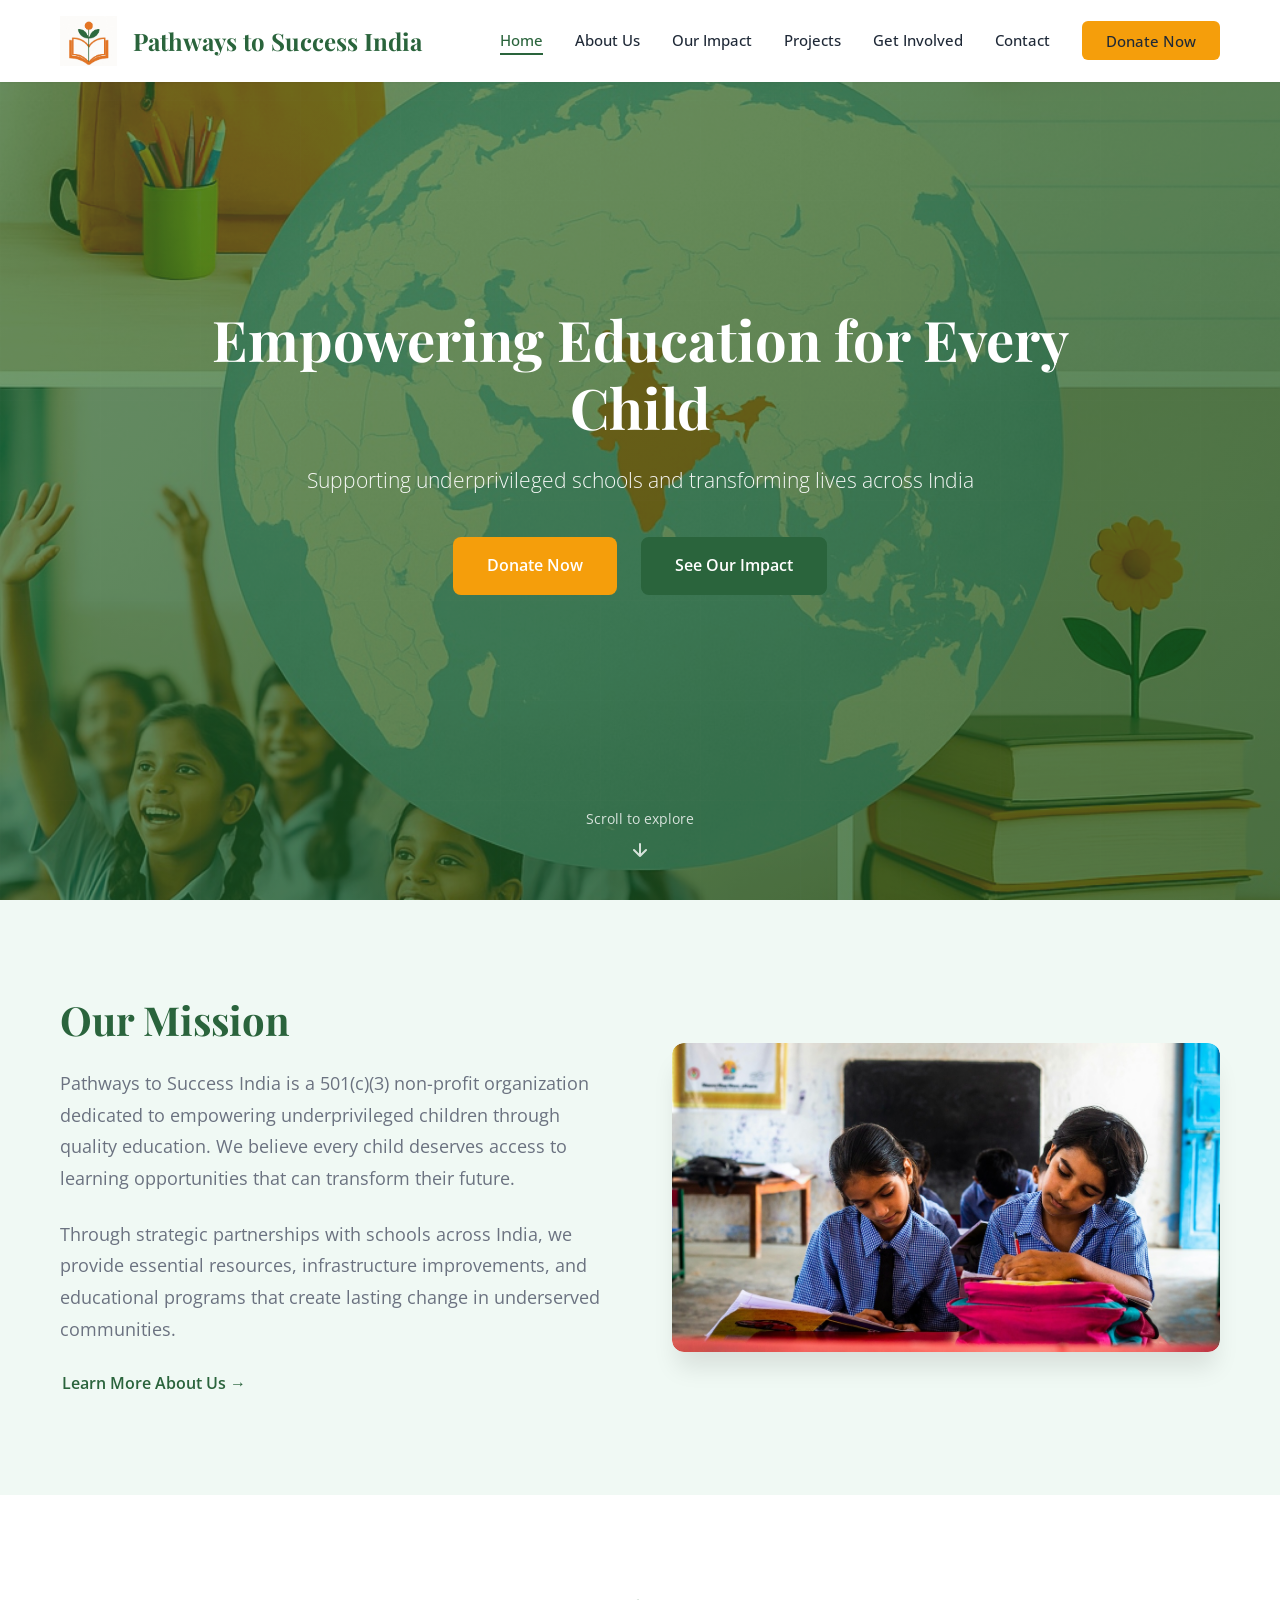
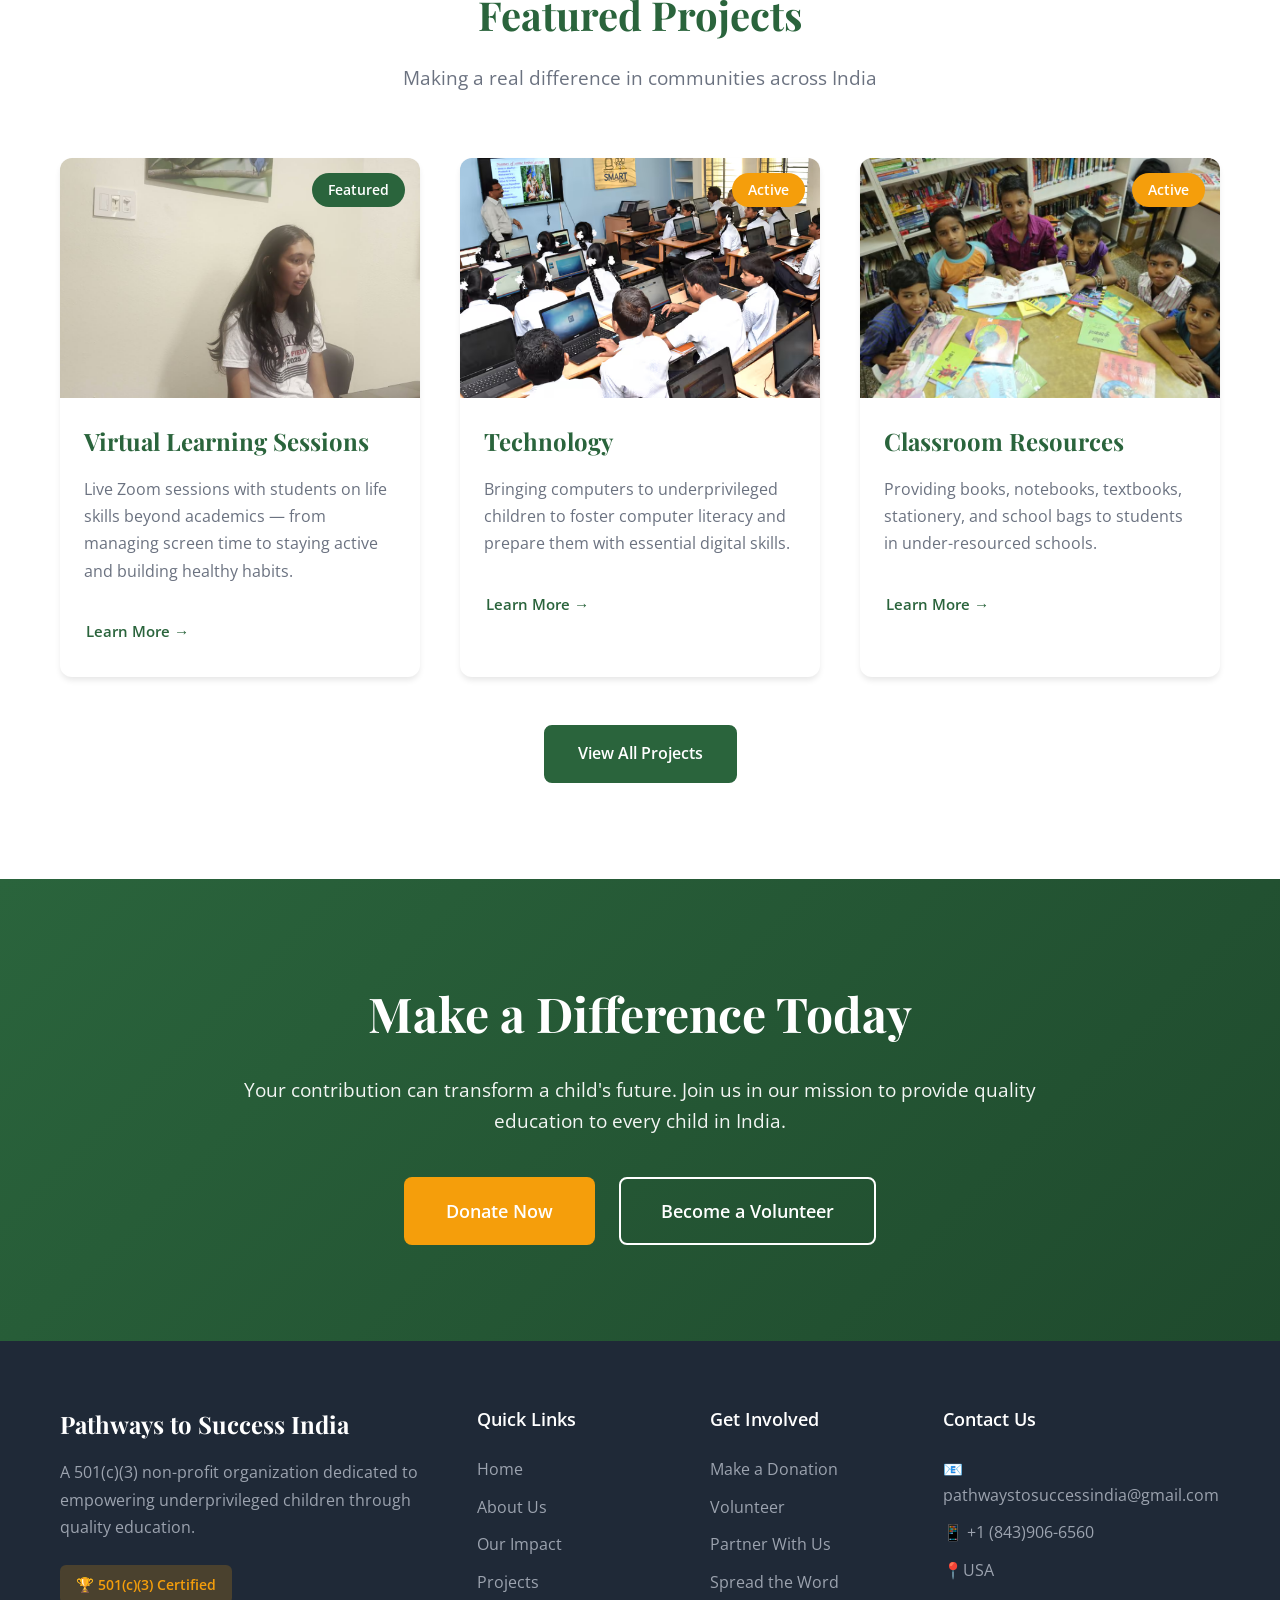
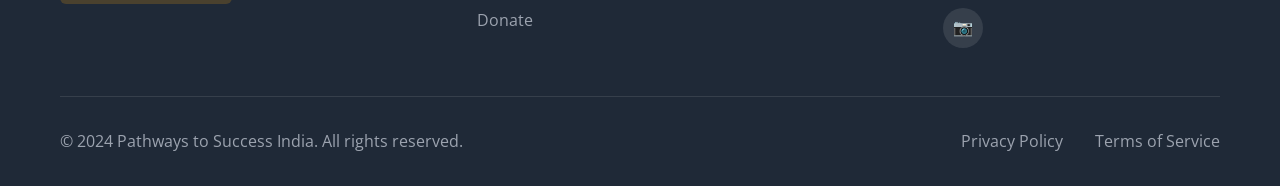
<file: index.html>
<!DOCTYPE html>
<html lang="en">
<head>
    <meta charset="UTF-8">
    <meta name="viewport" content="width=device-width, initial-scale=1.0">
    <meta name="description" content="Pathways to Success India - Empowering education for underprivileged children across India">
    <title>Pathways to Success India - Empowering Education</title>
    <link rel="icon" href="favicon.ico">
    <link rel="icon" type="image/png" sizes="32x32" href="favicon-32x32.png">
    <link rel="icon" type="image/png" sizes="16x16" href="favicon-16x16.png">
    <link rel="apple-touch-icon" href="apple-touch-icon.png">
    <link rel="stylesheet" href="css/styles.css">
    <link rel="preconnect" href="https://fonts.googleapis.com">
    <link rel="preconnect" href="https://fonts.gstatic.com" crossorigin>
    <link href="https://fonts.googleapis.com/css2?family=Open+Sans:wght@300;400;600;700&family=Playfair+Display:wght@700&display=swap" rel="stylesheet">
</head>
<body data-page="home">
    <!-- Header will be loaded here -->
    <div id="header-placeholder"></div>

    <!-- Hero Section -->
    <section class="hero">
        <div class="hero-overlay"></div>
        <div class="hero-content">
            <h1 class="hero-title">Empowering Education for Every Child</h1>
            <p class="hero-subtitle">Supporting underprivileged schools and transforming lives across India</p>
            <div class="hero-buttons">
                <a href="pages/donate.html" class="btn btn-primary">Donate Now</a>
                <a href="pages/impact.html" class="btn btn-secondary">See Our Impact</a>
            </div>
        </div>
        <div class="hero-scroll">
            <span>Scroll to explore</span>
            <svg width="20" height="20" viewBox="0 0 20 20" fill="none">
                <path d="M10 4V16M10 16L4 10M10 16L16 10" stroke="white" stroke-width="2" stroke-linecap="round" stroke-linejoin="round"/>
            </svg>
        </div>
    </section>

    <!-- Impact Stats - Hidden for now -->
    <!--
    <section class="stats">
        <div class="container">
            <div class="stats-grid">
                <div class="stat-card">
                    <div class="stat-icon">📚</div>
                    <div class="stat-number" data-target="500">0</div>
                    <div class="stat-label">Students Impacted</div>
                </div>
                <div class="stat-card">
                    <div class="stat-icon">🏫</div>
                    <div class="stat-number" data-target="10">0</div>
                    <div class="stat-label">Schools Supported</div>
                </div>
                <div class="stat-card">
                    <div class="stat-icon">✨</div>
                    <div class="stat-number" data-target="25">0</div>
                    <div class="stat-label">Projects Completed</div>
                </div>
                <div class="stat-card">
                    <div class="stat-icon">🤝</div>
                    <div class="stat-number" data-target="100">0</div>
                    <div class="stat-label">Active Volunteers</div>
                </div>
            </div>
        </div>
    </section>
    -->

    <!-- Mission Section -->
    <section class="mission">
        <div class="container">
            <div class="mission-grid">
                <div class="mission-content">
                    <h2 class="section-title">Our Mission</h2>
                    <p class="mission-text">
                        Pathways to Success India is a 501(c)(3) non-profit organization dedicated to empowering
                        underprivileged children through quality education. We believe every child deserves access
                        to learning opportunities that can transform their future.
                    </p>
                    <p class="mission-text">
                        Through strategic partnerships with schools across India, we provide essential resources,
                        infrastructure improvements, and educational programs that create lasting change in
                        underserved communities.
                    </p>
                    <a href="pages/about.html" class="btn btn-link">Learn More About Us →</a>
                </div>
                <div class="mission-image">
                    <img src="images/hero-children-learning.jpg" alt="Children learning in classroom" style="width: 100%; height: 100%; object-fit: cover; border-radius: 12px;">
                </div>
            </div>
        </div>
    </section>

    <!-- Featured Projects -->
    <section class="featured-projects">
        <div class="container">
            <div class="section-header">
                <h2 class="section-title">Featured Projects</h2>
                <p class="section-subtitle">Making a real difference in communities across India</p>
            </div>
            <div class="projects-grid">
                <div class="project-card">
                    <div class="project-image">
                        <img src="images/project-virtual-sessions.jpg" alt="Virtual Learning Sessions" style="width: 100%; height: 100%; object-fit: cover;">
                        <div class="project-badge" style="background: var(--primary-green);">Featured</div>
                    </div>
                    <div class="project-content">
                        <h3 class="project-title">Virtual Learning Sessions</h3>
                        <p class="project-description">
                            Live Zoom sessions with students on life skills beyond academics — from managing screen time to staying active and building healthy habits.
                        </p>
                        <a href="pages/virtual-sessions.html" class="btn btn-text">Learn More →</a>
                    </div>
                </div>
                <div class="project-card">
                    <div class="project-image">
                        <img src="images/project-digital-learning.jpg" alt="Technology" style="width: 100%; height: 100%; object-fit: cover;">
                        <div class="project-badge">Active</div>
                    </div>
                    <div class="project-content">
                        <h3 class="project-title">Technology</h3>
                        <p class="project-description">
                            Bringing computers to underprivileged children to foster computer literacy and prepare them with essential digital skills.
                        </p>
                        <a href="pages/projects.html" class="btn btn-text">Learn More →</a>
                    </div>
                </div>
                <div class="project-card">
                    <div class="project-image">
                       <img src="images/project-library.jpg" alt="Classroom Resources" style="width: 100%; height: 100%; object-fit: cover;">
                        <div class="project-badge">Active</div>
                    </div>
                    <div class="project-content">
                        <h3 class="project-title">Classroom Resources</h3>
                        <p class="project-description">
                            Providing books, notebooks, textbooks, stationery, and school bags to students in under-resourced schools.
                        </p>
                        <a href="pages/projects.html" class="btn btn-text">Learn More →</a>
                    </div>
                </div>
            </div>
            <div class="section-cta">
                <a href="pages/projects.html" class="btn btn-secondary">View All Projects</a>
            </div>
        </div>
    </section>

    <!-- Success Stories - Hidden for now -->
    <!--
    <section class="success-stories">
        <div class="container">
            <div class="section-header">
                <h2 class="section-title">Success Stories</h2>
                <p class="section-subtitle">Real impact on real lives</p>
            </div>
            <div class="stories-grid">
                <div class="story-card">
                    <div class="story-quote">"</div>
                    <p class="story-text">
                        "Thanks to the library program, I discovered my love for reading. Now I dream of
                        becoming a teacher and helping other children like me."
                    </p>
                    <div class="story-author">
                        <div class="author-avatar">P</div>
                        <div class="author-info">
                            <div class="author-name">Priya, Grade 7</div>
                            <div class="author-school">Rural School, Maharashtra</div>
                        </div>
                    </div>
                </div>
                <div class="story-card">
                    <div class="story-quote">"</div>
                    <p class="story-text">
                        "The computer lab has opened up a whole new world for our students. They're now
                        learning coding and preparing for modern careers."
                    </p>
                    <div class="story-author">
                        <div class="author-avatar">R</div>
                        <div class="author-info">
                            <div class="author-name">Rajesh Kumar, Principal</div>
                            <div class="author-school">Government School, Tamil Nadu</div>
                        </div>
                    </div>
                </div>
                <div class="story-card">
                    <div class="story-quote">"</div>
                    <p class="story-text">
                        "The infrastructure improvements have made our school a place where children actually
                        want to come and learn. Attendance has increased by 40%."
                    </p>
                    <div class="story-author">
                        <div class="author-avatar">S</div>
                        <div class="author-info">
                            <div class="author-name">Sunita Reddy, Teacher</div>
                            <div class="author-school">Primary School, Karnataka</div>
                        </div>
                    </div>
                </div>
            </div>
        </div>
    </section>
    -->

    <!-- CTA Section -->
    <section class="cta-section">
        <div class="container">
            <div class="cta-content">
                <h2 class="cta-title">Make a Difference Today</h2>
                <p class="cta-text">
                    Your contribution can transform a child's future. Join us in our mission to provide
                    quality education to every child in India.
                </p>
                <div class="cta-buttons">
                    <a href="pages/donate.html" class="btn btn-primary btn-large">Donate Now</a>
                    <a href="pages/contact.html" class="btn btn-outline btn-large">Become a Volunteer</a>
                </div>
            </div>
        </div>
    </section>

    <!-- Footer will be loaded here -->
    <div id="footer-placeholder"></div>

    <script src="js/components.js"></script>
    <script src="js/script.js"></script>
</body>
</html>
</file>
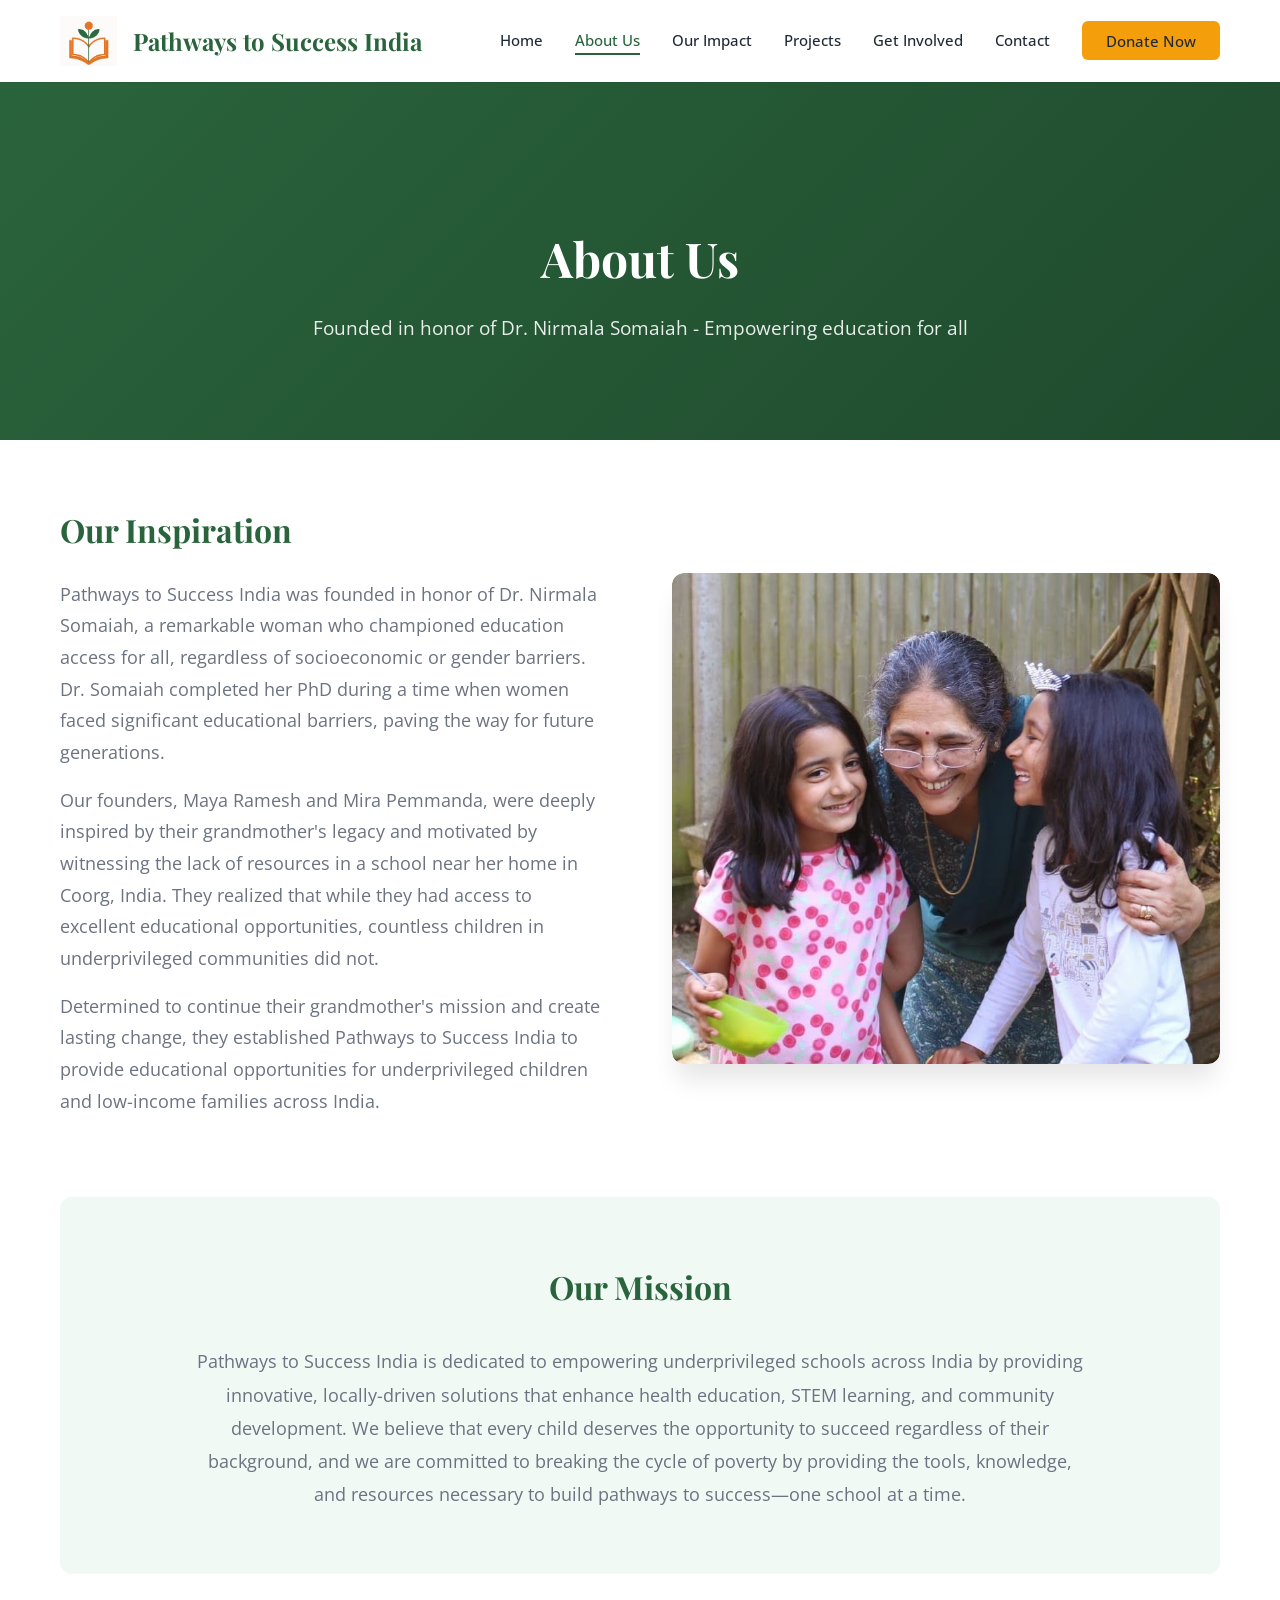
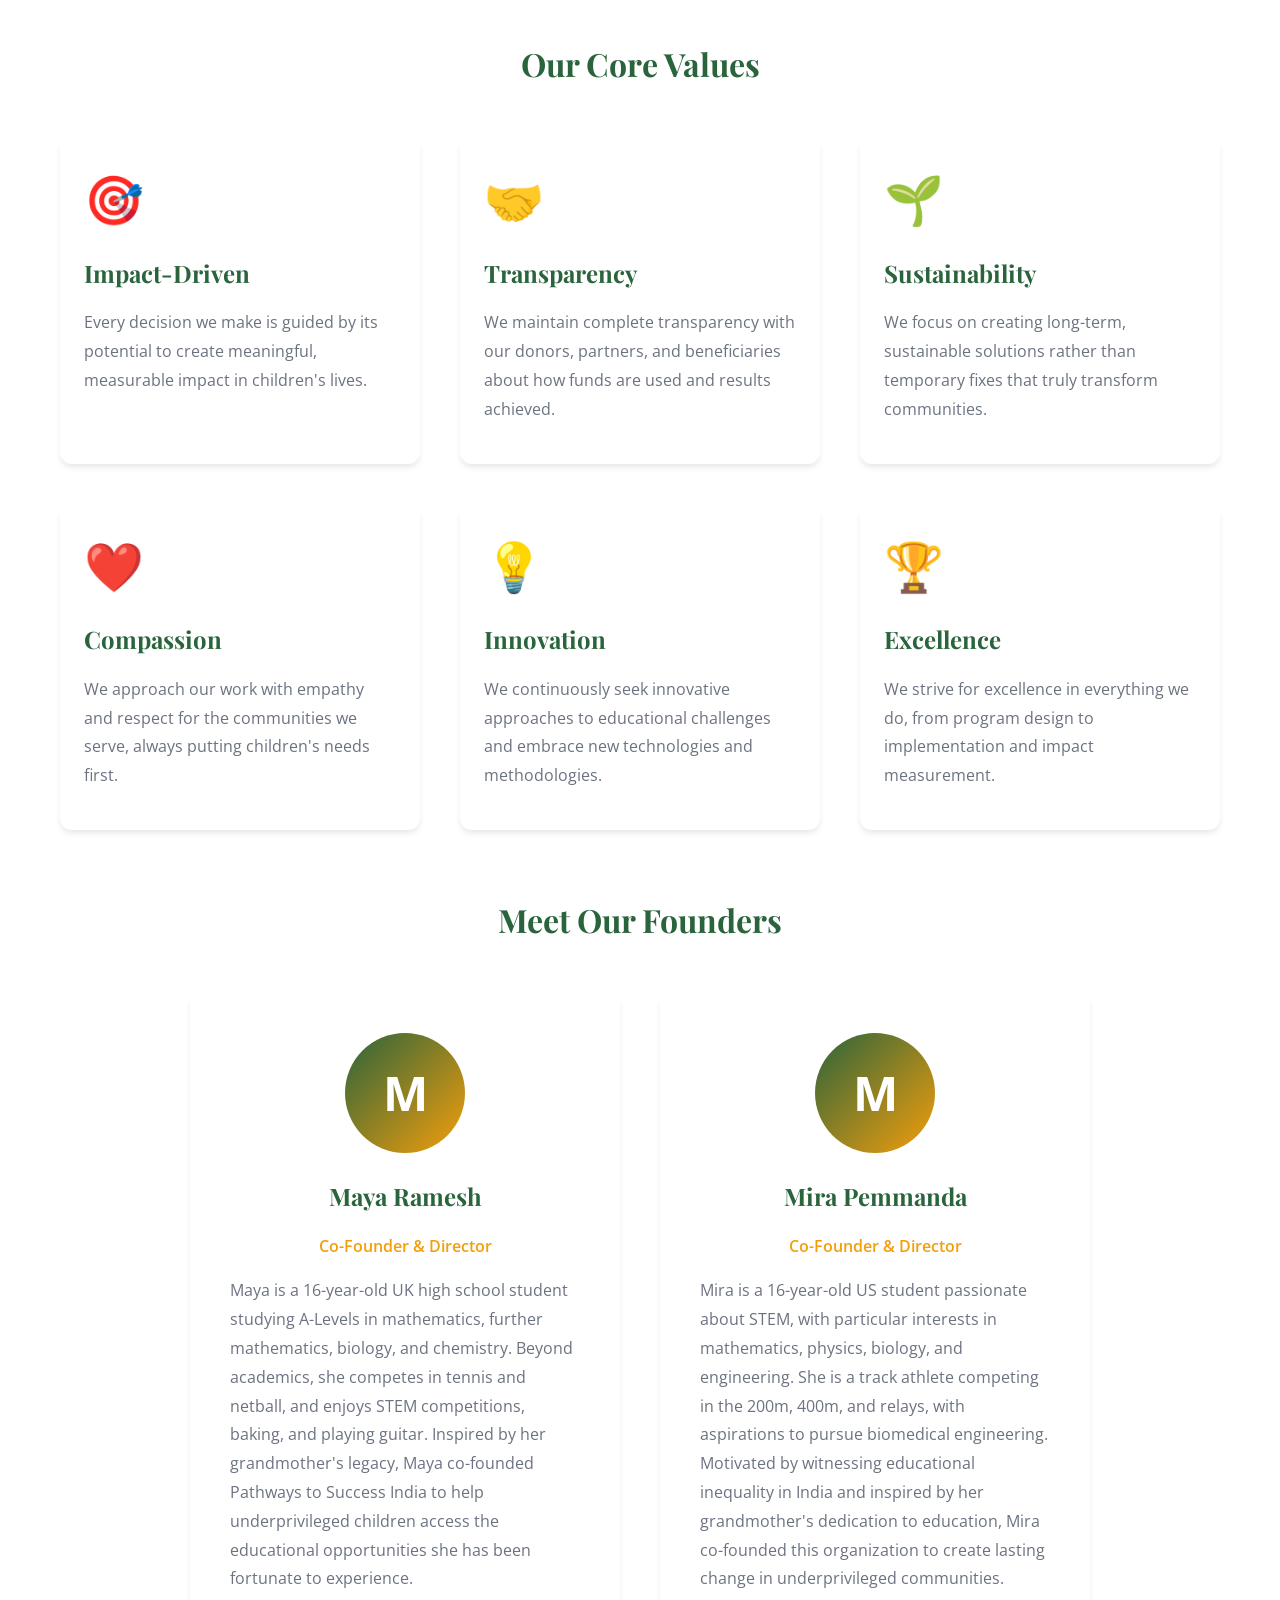
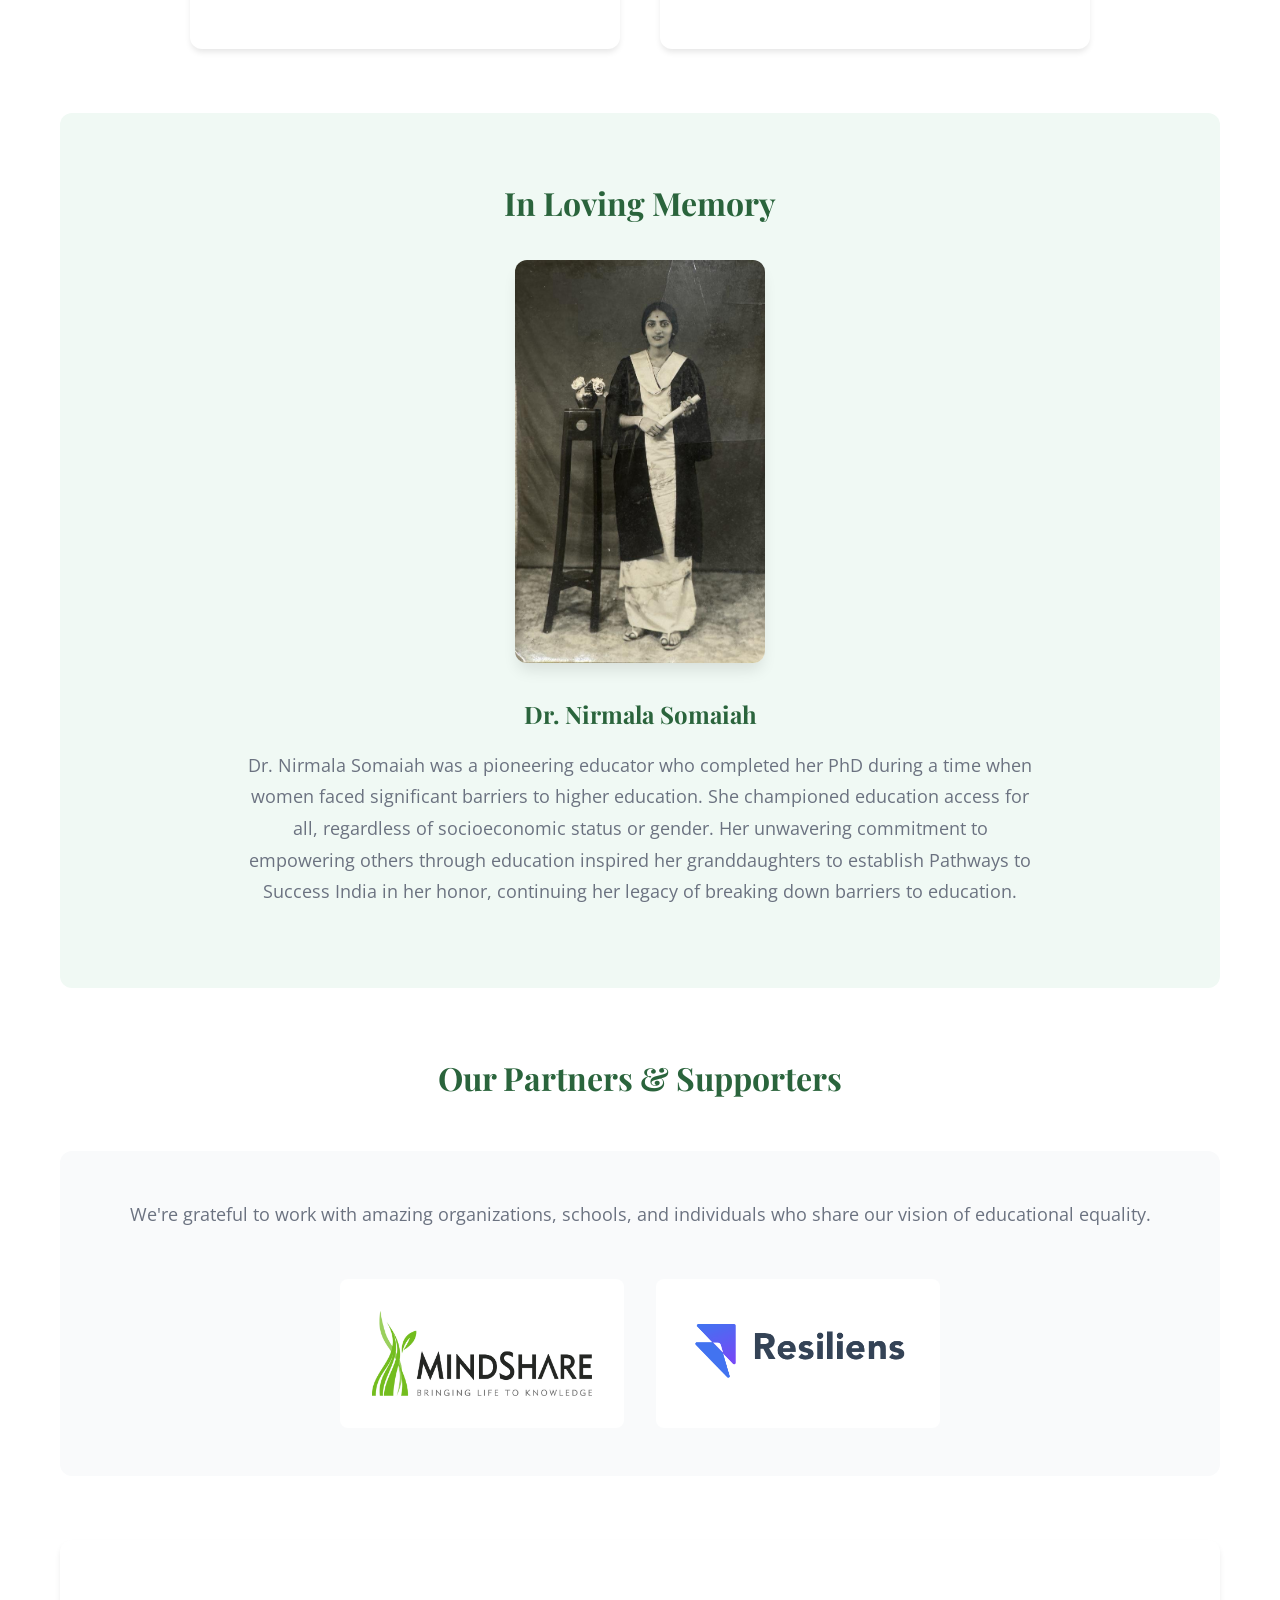
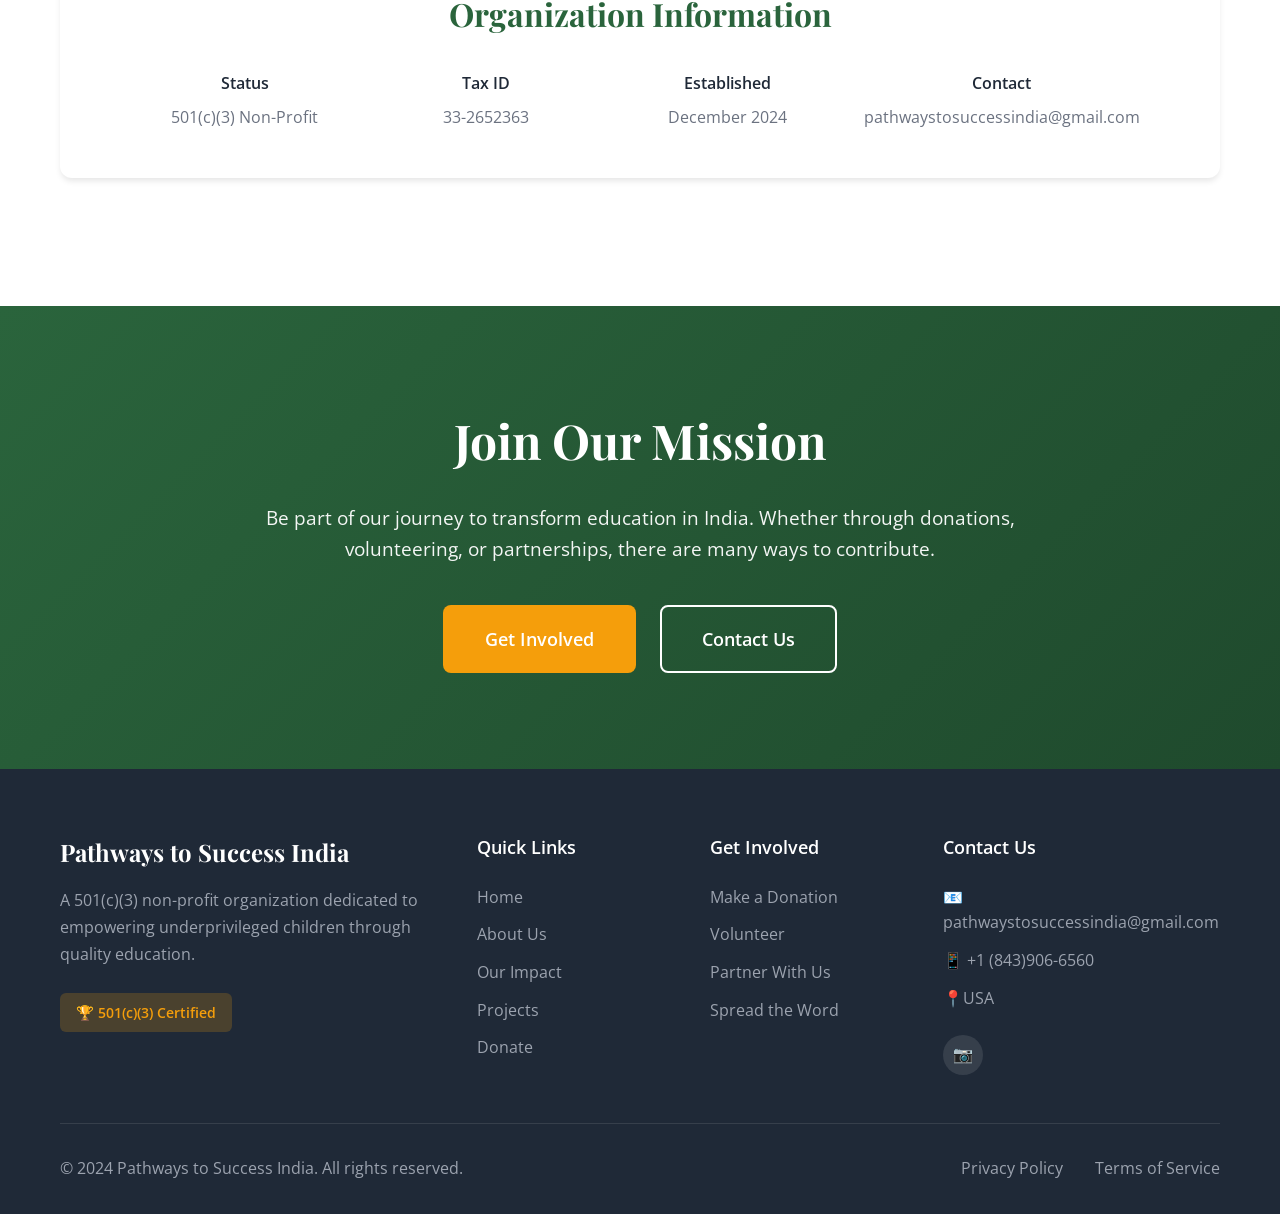
<file: pages/about.html>
<!DOCTYPE html>
<html lang="en">
<head>
    <meta charset="UTF-8">
    <meta name="viewport" content="width=device-width, initial-scale=1.0">
    <meta name="description" content="Learn about Pathways to Success India's mission, values, and team">
    <title>About Us - Pathways to Success India</title>
    <link rel="icon" href="../favicon.ico">
    <link rel="icon" type="image/png" sizes="32x32" href="../favicon-32x32.png">
    <link rel="icon" type="image/png" sizes="16x16" href="../favicon-16x16.png">
    <link rel="apple-touch-icon" href="../apple-touch-icon.png">
    <link rel="stylesheet" href="../css/styles.css">
    <link rel="preconnect" href="https://fonts.googleapis.com">
    <link rel="preconnect" href="https://fonts.gstatic.com" crossorigin>
    <link href="https://fonts.googleapis.com/css2?family=Open+Sans:wght@300;400;600;700&family=Playfair+Display:wght@700&display=swap" rel="stylesheet">
</head>
<body data-page="about">
    <!-- Header will be loaded here -->
    <div id="header-placeholder"></div>

    <!-- Page Hero -->
    <section class="page-hero">
        <div class="container">
            <h1>About Us</h1>
            <p>Founded in honor of Dr. Nirmala Somaiah - Empowering education for all</p>
        </div>
    </section>

    <!-- Inspiration Section -->
    <section class="page-content">
        <div class="container">
            <div class="content-section">
                <div class="mission-grid">
                    <div class="mission-content">
                        <h2>Our Inspiration</h2>
                        <p class="mission-text">
                            Pathways to Success India was founded in honor of Dr. Nirmala Somaiah, a remarkable woman
                            who championed education access for all, regardless of socioeconomic or gender barriers.
                            Dr. Somaiah completed her PhD during a time when women faced significant educational barriers,
                            paving the way for future generations.
                        </p>
                        <p class="mission-text">
                            Our founders, Maya Ramesh and Mira Pemmanda, were deeply inspired by their grandmother's legacy
                            and motivated by witnessing the lack of resources in a school near her home in Coorg, India.
                            They realized that while they had access to excellent educational opportunities, countless
                            children in underprivileged communities did not.
                        </p>
                        <p class="mission-text">
                            Determined to continue their grandmother's mission and create lasting change, they established
                            Pathways to Success India to provide educational opportunities for underprivileged children and
                            low-income families across India.
                        </p>
                    </div>
                    <div class="mission-image">
                        <img src="../images/dr-somaiah-mira-maya.jpg" alt="Dr. Nirmala Somaiah with Maya and Mira" style="width: 100%; height: auto; border-radius: 12px; box-shadow: var(--shadow-xl);">
                    </div>
                </div>
            </div>

            <!-- Our Mission -->
            <div class="content-section" style="background: var(--bg-green-light); padding: 4rem; border-radius: 12px; margin: 4rem 0;">
                <h2 style="text-align: center; margin-bottom: 2rem;">Our Mission</h2>
                <p class="mission-text" style="text-align: center; max-width: 900px; margin: 0 auto; font-size: 1.15rem;">
                    Pathways to Success India is dedicated to empowering underprivileged schools across India by
                    providing innovative, locally-driven solutions that enhance health education, STEM learning,
                    and community development. We believe that every child deserves the opportunity to succeed
                    regardless of their background, and we are committed to breaking the cycle of poverty by
                    providing the tools, knowledge, and resources necessary to build pathways to success—one
                    school at a time.
                </p>
            </div>

            <!-- Our Values -->
            <div class="content-section">
                <h2 style="text-align: center; margin-bottom: 3rem;">Our Core Values</h2>
                <div class="projects-grid">
                    <div class="project-card">
                        <div class="project-content">
                            <div style="font-size: 3rem; margin-bottom: 1rem;">🎯</div>
                            <h3 class="project-title">Impact-Driven</h3>
                            <p class="project-description">
                                Every decision we make is guided by its potential to create meaningful,
                                measurable impact in children's lives.
                            </p>
                        </div>
                    </div>
                    <div class="project-card">
                        <div class="project-content">
                            <div style="font-size: 3rem; margin-bottom: 1rem;">🤝</div>
                            <h3 class="project-title">Transparency</h3>
                            <p class="project-description">
                                We maintain complete transparency with our donors, partners, and beneficiaries
                                about how funds are used and results achieved.
                            </p>
                        </div>
                    </div>
                    <div class="project-card">
                        <div class="project-content">
                            <div style="font-size: 3rem; margin-bottom: 1rem;">🌱</div>
                            <h3 class="project-title">Sustainability</h3>
                            <p class="project-description">
                                We focus on creating long-term, sustainable solutions rather than temporary
                                fixes that truly transform communities.
                            </p>
                        </div>
                    </div>
                    <div class="project-card">
                        <div class="project-content">
                            <div style="font-size: 3rem; margin-bottom: 1rem;">❤️</div>
                            <h3 class="project-title">Compassion</h3>
                            <p class="project-description">
                                We approach our work with empathy and respect for the communities we serve,
                                always putting children's needs first.
                            </p>
                        </div>
                    </div>
                    <div class="project-card">
                        <div class="project-content">
                            <div style="font-size: 3rem; margin-bottom: 1rem;">💡</div>
                            <h3 class="project-title">Innovation</h3>
                            <p class="project-description">
                                We continuously seek innovative approaches to educational challenges and
                                embrace new technologies and methodologies.
                            </p>
                        </div>
                    </div>
                    <div class="project-card">
                        <div class="project-content">
                            <div style="font-size: 3rem; margin-bottom: 1rem;">🏆</div>
                            <h3 class="project-title">Excellence</h3>
                            <p class="project-description">
                                We strive for excellence in everything we do, from program design to
                                implementation and impact measurement.
                            </p>
                        </div>
                    </div>
                </div>
            </div>

            <!-- Our Team -->
            <div class="content-section">
                <h2 style="text-align: center; margin-bottom: 3rem;">Meet Our Founders</h2>
                <div style="display: grid; grid-template-columns: repeat(auto-fit, minmax(350px, 1fr)); gap: 2.5rem; max-width: 900px; margin: 0 auto;">
                    <div class="story-card" style="text-align: center;">
                        <div class="author-avatar" style="width: 120px; height: 120px; font-size: 3rem; margin: 0 auto 1.5rem; background: linear-gradient(135deg, var(--primary-green), var(--accent-orange));">
                            M
                        </div>
                        <h3 class="project-title">Maya Ramesh</h3>
                        <p style="color: var(--accent-orange); font-weight: 600; margin-bottom: 1rem;">Co-Founder & Director</p>
                        <p class="project-description" style="text-align: left;">
                            Maya is a 16-year-old UK high school student studying A-Levels in mathematics, further mathematics,
                            biology, and chemistry. Beyond academics, she competes in tennis and netball, and enjoys STEM
                            competitions, baking, and playing guitar. Inspired by her grandmother's legacy, Maya co-founded
                            Pathways to Success India to help underprivileged children access the educational opportunities
                            she has been fortunate to experience.
                        </p>
                    </div>
                    <div class="story-card" style="text-align: center;">
                        <div class="author-avatar" style="width: 120px; height: 120px; font-size: 3rem; margin: 0 auto 1.5rem; background: linear-gradient(135deg, var(--primary-green), var(--accent-orange));">
                            M
                        </div>
                        <h3 class="project-title">Mira Pemmanda</h3>
                        <p style="color: var(--accent-orange); font-weight: 600; margin-bottom: 1rem;">Co-Founder & Director</p>
                        <p class="project-description" style="text-align: left;">
                            Mira is a 16-year-old US student passionate about STEM, with particular interests in mathematics,
                            physics, biology, and engineering. She is a track athlete competing in the 200m, 400m, and relays,
                            with aspirations to pursue biomedical engineering. Motivated by witnessing educational inequality
                            in India and inspired by her grandmother's dedication to education, Mira co-founded this organization
                            to create lasting change in underprivileged communities.
                        </p>
                    </div>
                </div>
            </div>

            <!-- In Memory Section -->
            <div class="content-section" style="background: var(--bg-green-light); padding: 4rem; border-radius: 12px; margin: 4rem 0;">
                <div style="text-align: center; max-width: 800px; margin: 0 auto;">
                    <h2 style="margin-bottom: 2rem;">In Loving Memory</h2>
                    <div style="margin-bottom: 2rem;">
                        <img src="../images/dr-somaiah.jpg" alt="Dr. Nirmala Somaiah" style="max-width: 250px; width: 100%; height: auto; border-radius: 12px; box-shadow: var(--shadow-lg); margin: 0 auto; display: block;">
                    </div>
                    <h3 class="project-title" style="margin-bottom: 1rem;">Dr. Nirmala Somaiah</h3>
                    <p class="mission-text" style="text-align: center;">
                        Dr. Nirmala Somaiah was a pioneering educator who completed her PhD during a time when women faced
                        significant barriers to higher education. She championed education access for all, regardless of
                        socioeconomic status or gender. Her unwavering commitment to empowering others through education
                        inspired her granddaughters to establish Pathways to Success India in her honor, continuing her
                        legacy of breaking down barriers to education.
                    </p>
                </div>
            </div>

            <!-- Partnerships -->
            <div class="content-section">
                <h2 style="text-align: center; margin-bottom: 3rem;">Our Partners & Supporters</h2>
                <div style="background: var(--bg-light); padding: 3rem; border-radius: 12px; text-align: center;">
                    <p class="mission-text" style="margin-bottom: 2rem;">
                        We're grateful to work with amazing organizations, schools, and individuals who share
                        our vision of educational equality.
                    </p>
                    <div style="display: grid; grid-template-columns: repeat(auto-fit, minmax(200px, 1fr)); gap: 2rem; margin-top: 3rem; max-width: 600px; margin-left: auto; margin-right: auto;">
                        <div style="padding: 2rem; background: var(--white); border-radius: 8px; display: flex; align-items: center; justify-content: center;">
                            <img src="../images/mindshare.jpg" alt="Mindshare" style="max-width: 100%; height: auto; max-height: 100px; object-fit: contain;">
                        </div>
                        <div style="padding: 2rem; background: var(--white); border-radius: 8px; display: flex; align-items: center; justify-content: center;">
                            <img src="../images/resiliens-logo.png" alt="Resiliens" style="max-width: 100%; height: auto; max-height: 100px; object-fit: contain;">
                        </div>
                    </div>
                </div>
            </div>

            <!-- Organization Details -->
            <div class="content-section">
                <div style="background: var(--white); padding: 3rem; border-radius: 12px; box-shadow: var(--shadow-md); text-align: center;">
                    <h2 style="color: var(--primary-green); margin-bottom: 2rem;">Organization Information</h2>
                    <div style="display: grid; grid-template-columns: repeat(4, 1fr); gap: 2rem; max-width: 1000px; margin: 0 auto;">
                        <div>
                            <div style="font-weight: 600; color: var(--text-dark); margin-bottom: 0.5rem;">Status</div>
                            <div style="color: var(--text-gray);">501(c)(3) Non-Profit</div>
                        </div>
                        <div>
                            <div style="font-weight: 600; color: var(--text-dark); margin-bottom: 0.5rem;">Tax ID</div>
                            <div style="color: var(--text-gray);">33-2652363</div>
                        </div>
                        <div>
                            <div style="font-weight: 600; color: var(--text-dark); margin-bottom: 0.5rem;">Established</div>
                            <div style="color: var(--text-gray);">December 2024</div>
                        </div>
                        <div>
                            <div style="font-weight: 600; color: var(--text-dark); margin-bottom: 0.5rem;">Contact</div>
                            <div style="color: var(--text-gray);">pathwaystosuccessindia@gmail.com</div>
                        </div>
                    </div>
                </div>
            </div>
        </div>
    </section>

    <!-- CTA Section -->
    <section class="cta-section">
        <div class="container">
            <div class="cta-content">
                <h2 class="cta-title">Join Our Mission</h2>
                <p class="cta-text">
                    Be part of our journey to transform education in India. Whether through donations,
                    volunteering, or partnerships, there are many ways to contribute.
                </p>
                <div class="cta-buttons">
                    <a href="donate.html" class="btn btn-primary btn-large">Get Involved</a>
                    <a href="contact.html" class="btn btn-outline btn-large">Contact Us</a>
                </div>
            </div>
        </div>
    </section>

    <!-- Footer will be loaded here -->
    <div id="footer-placeholder"></div>

    <script src="../js/components.js"></script>
    <script src="../js/script.js"></script>
</body>
</html>
</file>
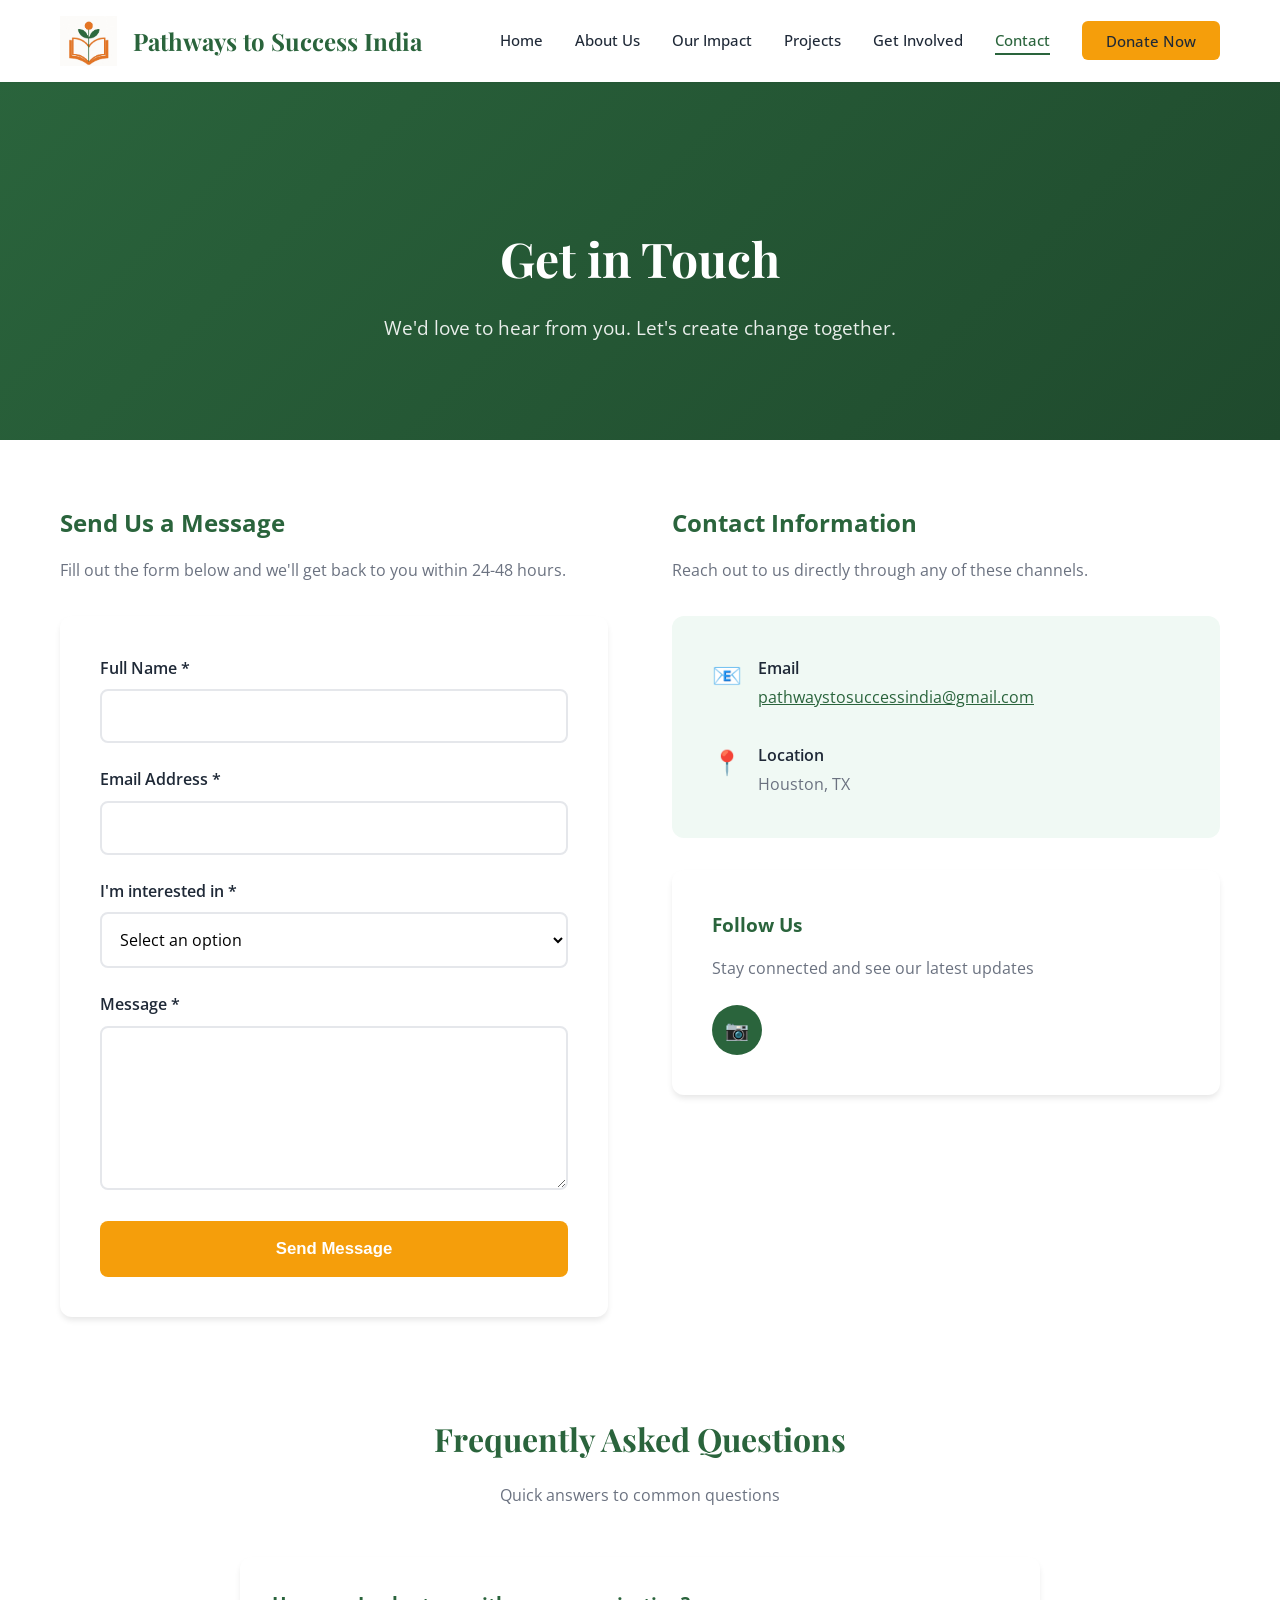
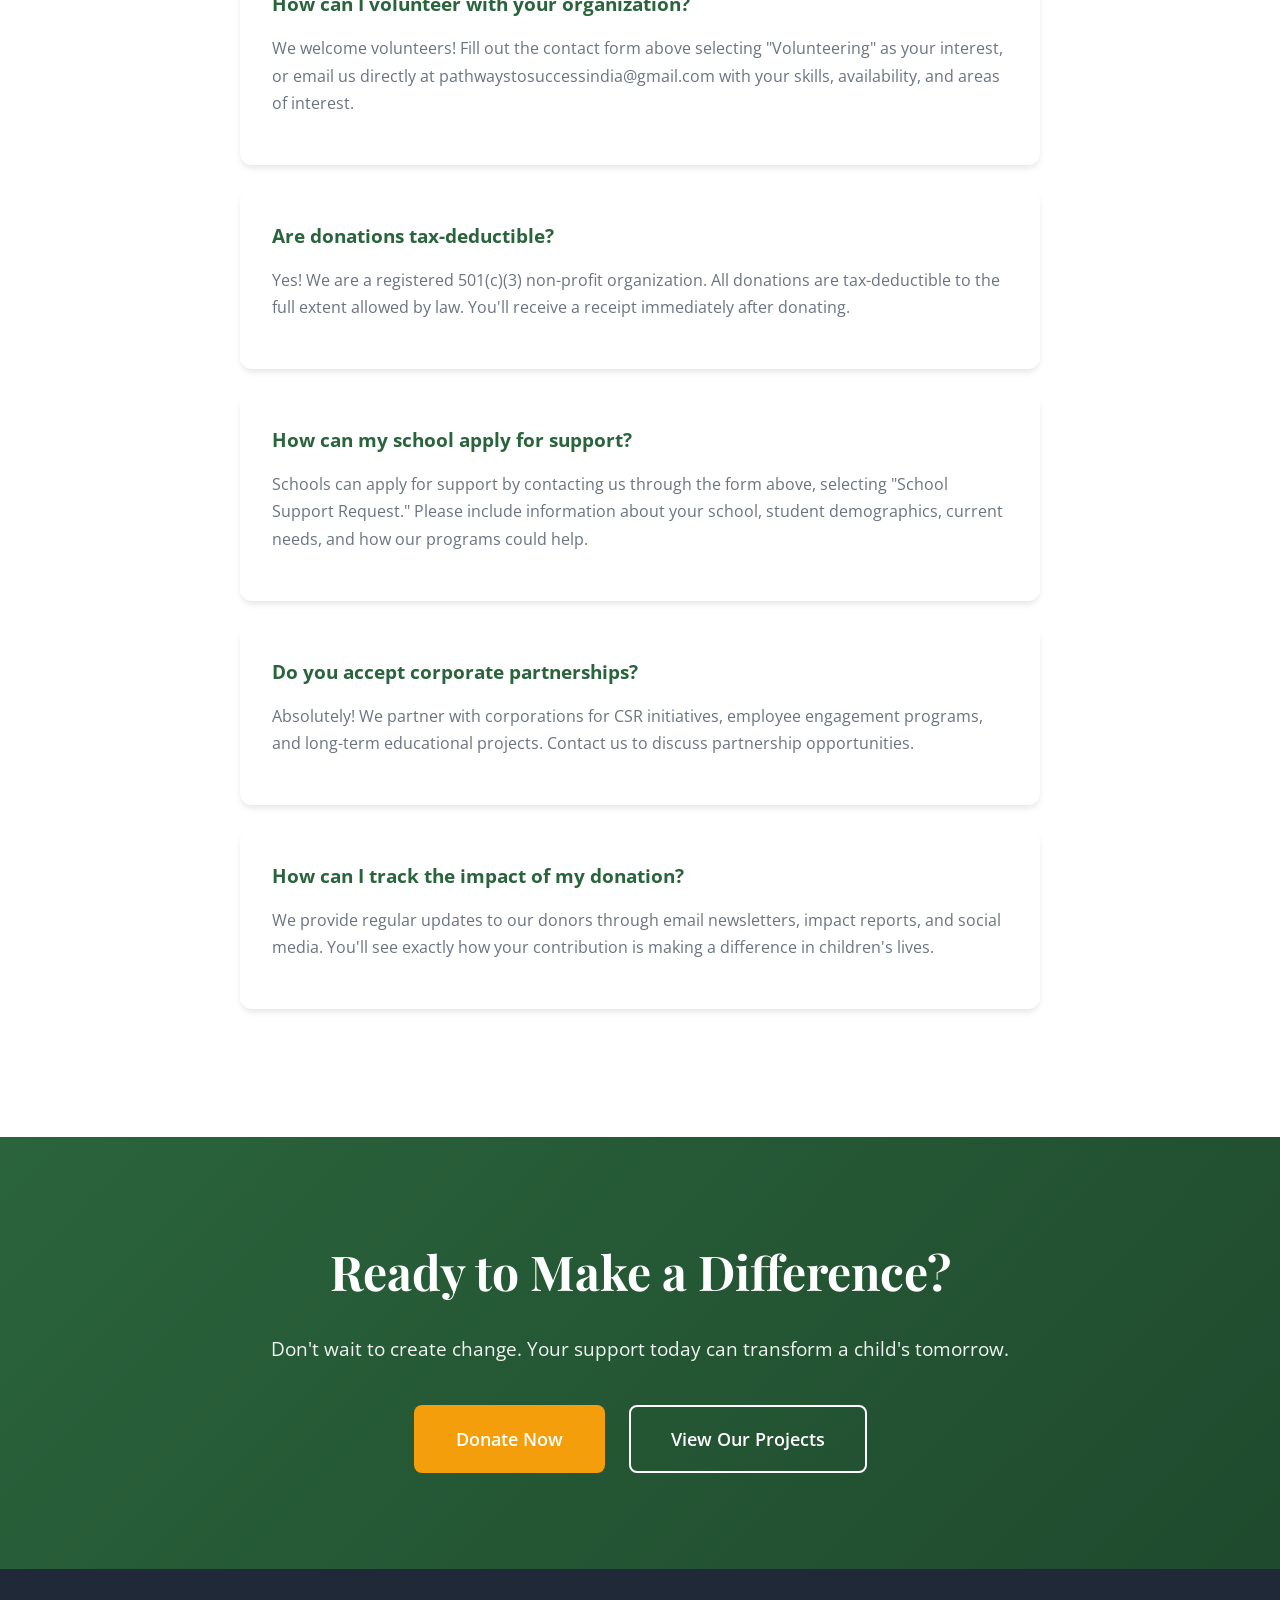
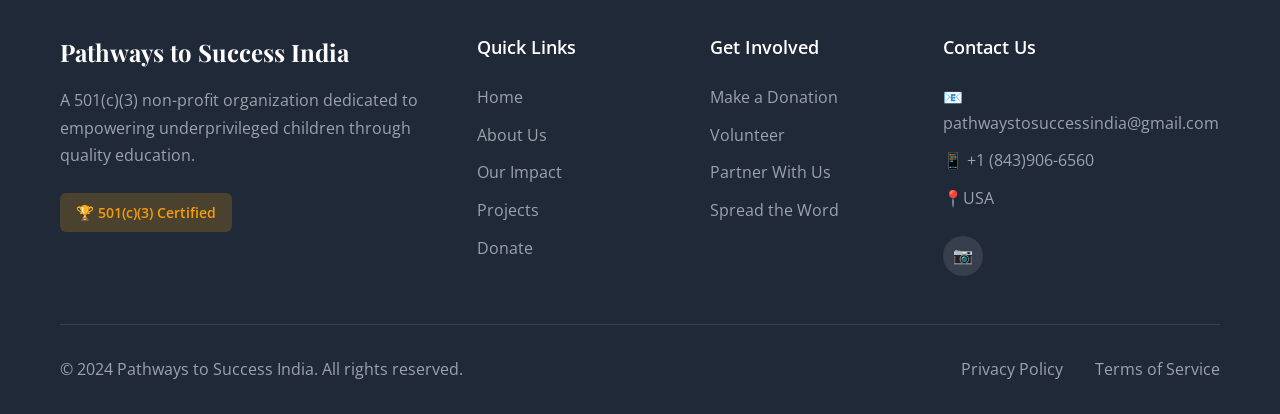
<file: pages/contact.html>
<!DOCTYPE html>
<html lang="en">
<head>
    <meta charset="UTF-8">
    <meta name="viewport" content="width=device-width, initial-scale=1.0">
    <meta name="description" content="Get in touch with Pathways to Success India">
    <title>Contact Us - Pathways to Success India</title>
    <link rel="icon" href="../favicon.ico">
    <link rel="icon" type="image/png" sizes="32x32" href="../favicon-32x32.png">
    <link rel="icon" type="image/png" sizes="16x16" href="../favicon-16x16.png">
    <link rel="apple-touch-icon" href="../apple-touch-icon.png">
    <link rel="stylesheet" href="../css/styles.css">
    <link rel="preconnect" href="https://fonts.googleapis.com">
    <link rel="preconnect" href="https://fonts.gstatic.com" crossorigin>
    <link href="https://fonts.googleapis.com/css2?family=Open+Sans:wght@300;400;600;700&family=Playfair+Display:wght@700&display=swap" rel="stylesheet">
</head>
<body data-page="contact">
    <!-- Header will be loaded here -->
    <div id="header-placeholder"></div>

    <!-- Page Hero -->
    <section class="page-hero">
        <div class="container">
            <h1>Get in Touch</h1>
            <p>We'd love to hear from you. Let's create change together.</p>
        </div>
    </section>

    <!-- Contact Section -->
    <section class="page-content">
        <div class="container">
            <div class="contact-grid" style="display: grid; grid-template-columns: 1fr 1fr; gap: 4rem; align-items: start;">
                <!-- Contact Form -->
                <div>
                    <h2 style="color: var(--primary-green); margin-bottom: 1rem;">Send Us a Message</h2>
                    <p style="color: var(--text-gray); margin-bottom: 2rem;">
                        Fill out the form below and we'll get back to you within 24-48 hours.
                    </p>
                    <form style="background: var(--white); padding: 2.5rem; border-radius: 12px; box-shadow: var(--shadow-md);">
                        <div style="margin-bottom: 1.5rem;">
                            <label style="display: block; font-weight: 600; margin-bottom: 0.5rem; color: var(--text-dark);">Full Name *</label>
                            <input type="text" required style="width: 100%; padding: 0.875rem; border: 2px solid var(--border-color); border-radius: 8px; font-size: 1rem; font-family: var(--font-body);">
                        </div>
                        <div style="margin-bottom: 1.5rem;">
                            <label style="display: block; font-weight: 600; margin-bottom: 0.5rem; color: var(--text-dark);">Email Address *</label>
                            <input type="email" required style="width: 100%; padding: 0.875rem; border: 2px solid var(--border-color); border-radius: 8px; font-size: 1rem; font-family: var(--font-body);">
                        </div>
                      <!---  <div style="margin-bottom: 1.5rem;">
                            <label style="display: block; font-weight: 600; margin-bottom: 0.5rem; color: var(--text-dark);">Phone Number</label>
                            <input type="tel" style="width: 100%; padding: 0.875rem; border: 2px solid var(--border-color); border-radius: 8px; font-size: 1rem; font-family: var(--font-body);">
                        </div> -->
                        <div style="margin-bottom: 1.5rem;">
                            <label style="display: block; font-weight: 600; margin-bottom: 0.5rem; color: var(--text-dark);">I'm interested in *</label>
                            <select required style="width: 100%; padding: 0.875rem; border: 2px solid var(--border-color); border-radius: 8px; font-size: 1rem; font-family: var(--font-body); background: var(--white);">
                                <option value="">Select an option</option>
                                <option value="donation">Making a Donation</option>
                                <option value="volunteer">Volunteering</option>
                                <option value="partnership">Partnership/Sponsorship</option>
                                <option value="school">School Support Request</option>
                                <option value="general">General Inquiry</option>
                                <option value="other">Other</option>
                            </select>
                        </div>
                        <div style="margin-bottom: 1.5rem;">
                            <label style="display: block; font-weight: 600; margin-bottom: 0.5rem; color: var(--text-dark);">Message *</label>
                            <textarea required rows="6" style="width: 100%; padding: 0.875rem; border: 2px solid var(--border-color); border-radius: 8px; font-size: 1rem; font-family: var(--font-body); resize: vertical;"></textarea>
                        </div>
                        <button type="submit" class="btn btn-primary" style="width: 100%; padding: 1rem; font-size: 1.05rem;">
                            Send Message
                        </button>
                    </form>
                </div>

                <!-- Contact Information -->
                <div>
                    <h2 style="color: var(--primary-green); margin-bottom: 1rem;">Contact Information</h2>
                    <p style="color: var(--text-gray); margin-bottom: 2rem;">
                        Reach out to us directly through any of these channels.
                    </p>

                    <div style="background: var(--bg-green-light); padding: 2.5rem; border-radius: 12px; margin-bottom: 2rem;">
                        <div style="margin-bottom: 2rem;">
                            <div style="display: flex; align-items: start; gap: 1rem;">
                                <div style="font-size: 1.5rem;">📧</div>
                                <div>
                                    <div style="font-weight: 600; margin-bottom: 0.25rem; color: var(--text-dark);">Email</div>
                                    <a href="mailto:pathwaystosuccessindia@gmail.com" style="color: var(--primary-green); text-decoration: underline;">pathwaystosuccessindia@gmail.com</a>
                                </div>
                            </div>
                        </div>
                        <div>
                            <div style="display: flex; align-items: start; gap: 1rem;">
                                <div style="font-size: 1.5rem;">📍</div>
                                <div>
                                    <div style="font-weight: 600; margin-bottom: 0.25rem; color: var(--text-dark);">Location</div>
                                    <div style="color: var(--text-gray);">Houston, TX</div>
                                </div>
                            </div>
                        </div>
                    </div>

                    <div style="background: var(--white); padding: 2.5rem; border-radius: 12px; box-shadow: var(--shadow-md);">
                        <h3 style="color: var(--primary-green); margin-bottom: 1rem;">Follow Us</h3>
                        <p style="color: var(--text-gray); margin-bottom: 1.5rem;">Stay connected and see our latest updates</p>
                        <div style="display: flex; gap: 1rem;">
                            <a href="#" style="width: 50px; height: 50px; border-radius: 50%; background: var(--primary-green); color: var(--white); display: flex; align-items: center; justify-content: center; font-size: 1.2rem; transition: var(--transition);">📷</a>
                        </div>
                    </div>
                </div>
            </div>

            <!-- FAQ Section -->
            <div class="content-section" style="margin-top: 6rem;">
                <h2 style="text-align: center; margin-bottom: 1rem;">Frequently Asked Questions</h2>
                <p style="text-align: center; color: var(--text-gray); max-width: 700px; margin: 0 auto 3rem;">
                    Quick answers to common questions
                </p>
                <div style="max-width: 800px; margin: 0 auto;">
                    <div style="background: var(--white); padding: 2rem; border-radius: 12px; box-shadow: var(--shadow-md); margin-bottom: 1.5rem;">
                        <h3 style="color: var(--primary-green); margin-bottom: 1rem;">How can I volunteer with your organization?</h3>
                        <p style="color: var(--text-gray); line-height: 1.7;">
                            We welcome volunteers! Fill out the contact form above selecting "Volunteering" as your interest, or email us directly at pathwaystosuccessindia@gmail.com with your skills, availability, and areas of interest.
                        </p>
                    </div>
                    <div style="background: var(--white); padding: 2rem; border-radius: 12px; box-shadow: var(--shadow-md); margin-bottom: 1.5rem;">
                        <h3 style="color: var(--primary-green); margin-bottom: 1rem;">Are donations tax-deductible?</h3>
                        <p style="color: var(--text-gray); line-height: 1.7;">
                            Yes! We are a registered 501(c)(3) non-profit organization. All donations are tax-deductible to the full extent allowed by law. You'll receive a receipt immediately after donating.
                        </p>
                    </div>
                    <div style="background: var(--white); padding: 2rem; border-radius: 12px; box-shadow: var(--shadow-md); margin-bottom: 1.5rem;">
                        <h3 style="color: var(--primary-green); margin-bottom: 1rem;">How can my school apply for support?</h3>
                        <p style="color: var(--text-gray); line-height: 1.7;">
                            Schools can apply for support by contacting us through the form above, selecting "School Support Request." Please include information about your school, student demographics, current needs, and how our programs could help.
                        </p>
                    </div>
                    <div style="background: var(--white); padding: 2rem; border-radius: 12px; box-shadow: var(--shadow-md); margin-bottom: 1.5rem;">
                        <h3 style="color: var(--primary-green); margin-bottom: 1rem;">Do you accept corporate partnerships?</h3>
                        <p style="color: var(--text-gray); line-height: 1.7;">
                            Absolutely! We partner with corporations for CSR initiatives, employee engagement programs, and long-term educational projects. Contact us to discuss partnership opportunities.
                        </p>
                    </div>
                    <div style="background: var(--white); padding: 2rem; border-radius: 12px; box-shadow: var(--shadow-md);">
                        <h3 style="color: var(--primary-green); margin-bottom: 1rem;">How can I track the impact of my donation?</h3>
                        <p style="color: var(--text-gray); line-height: 1.7;">
                            We provide regular updates to our donors through email newsletters, impact reports, and social media. You'll see exactly how your contribution is making a difference in children's lives.
                        </p>
                    </div>
                </div>
            </div>
        </div>
    </section>

    <!-- CTA Section -->
    <section class="cta-section">
        <div class="container">
            <div class="cta-content">
                <h2 class="cta-title">Ready to Make a Difference?</h2>
                <p class="cta-text">
                    Don't wait to create change. Your support today can transform a child's tomorrow.
                </p>
                <div class="cta-buttons">
                    <a href="donate.html" class="btn btn-primary btn-large">Donate Now</a>
                    <a href="projects.html" class="btn btn-outline btn-large">View Our Projects</a>
                </div>
            </div>
        </div>
    </section>

    <!-- Footer will be loaded here -->
    <div id="footer-placeholder"></div>

    <script src="../js/components.js"></script>
    <script src="../js/script.js"></script>
</body>
</html>
</file>
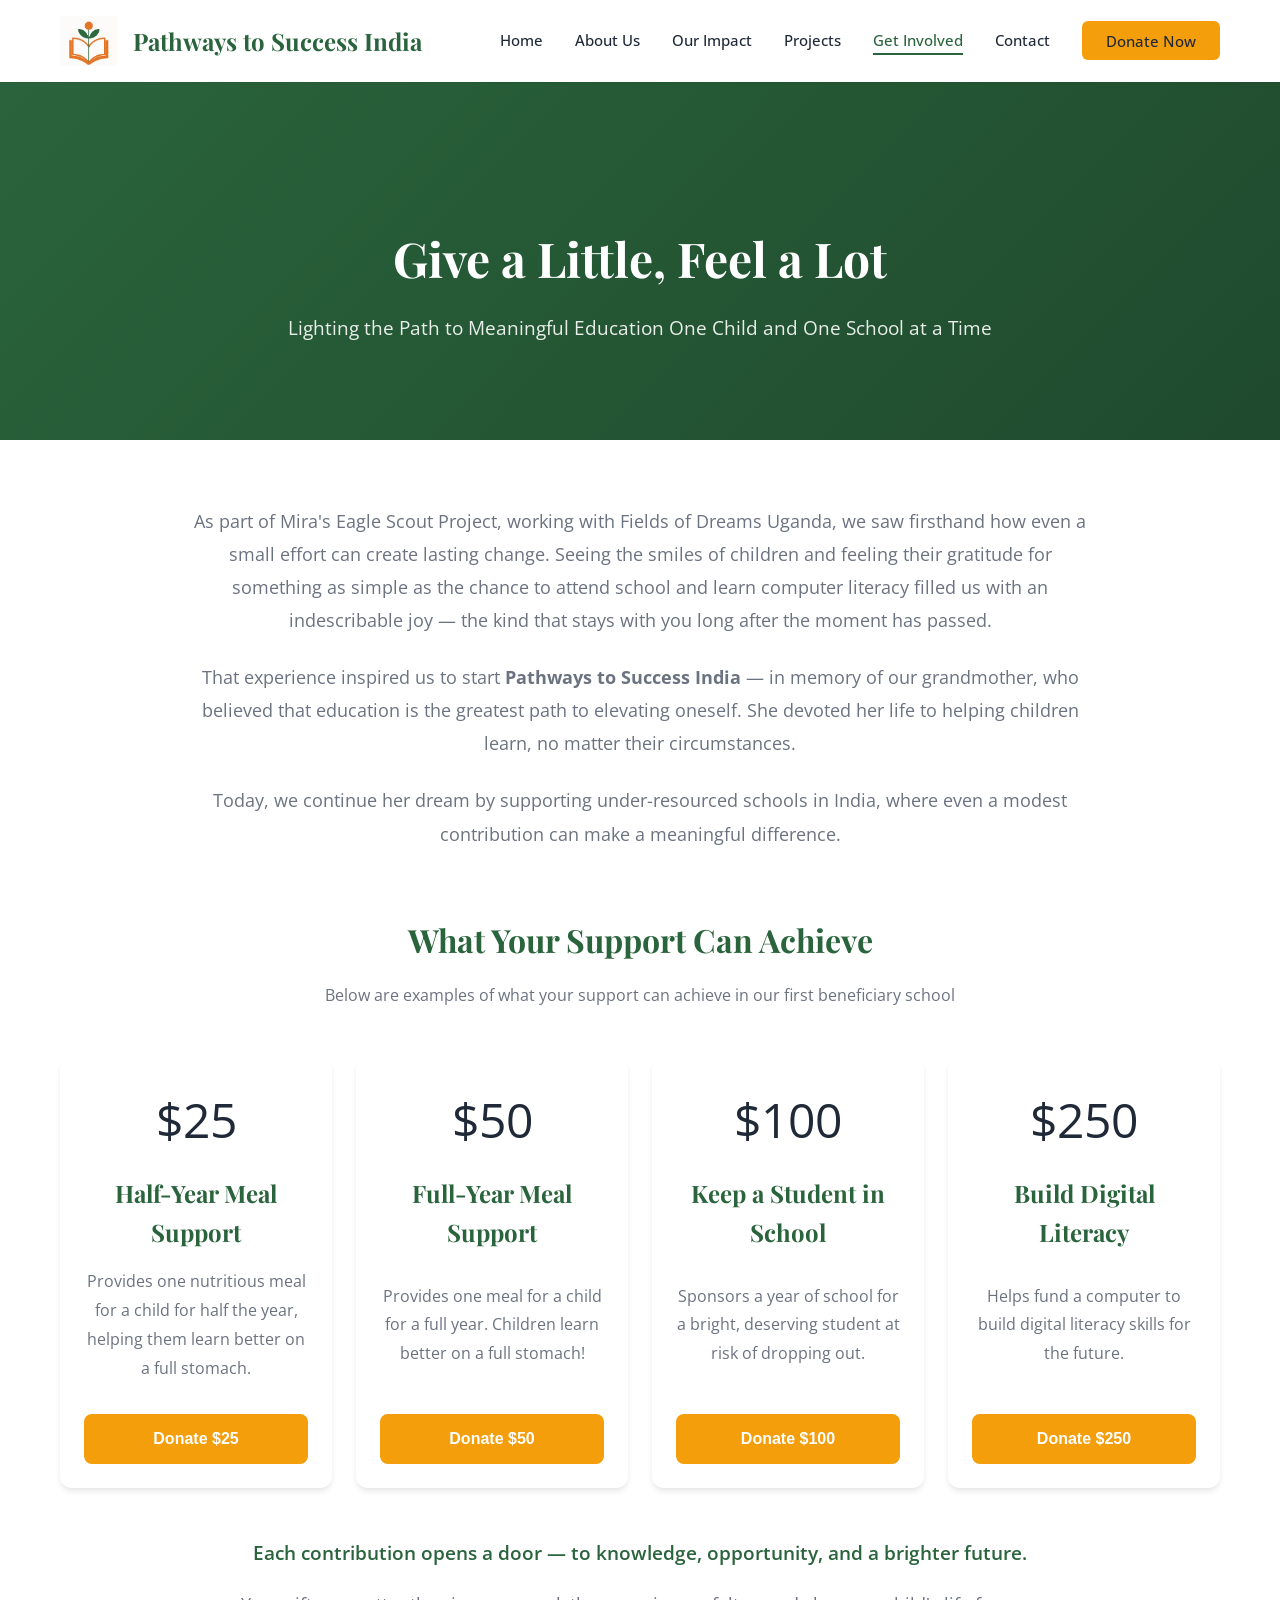
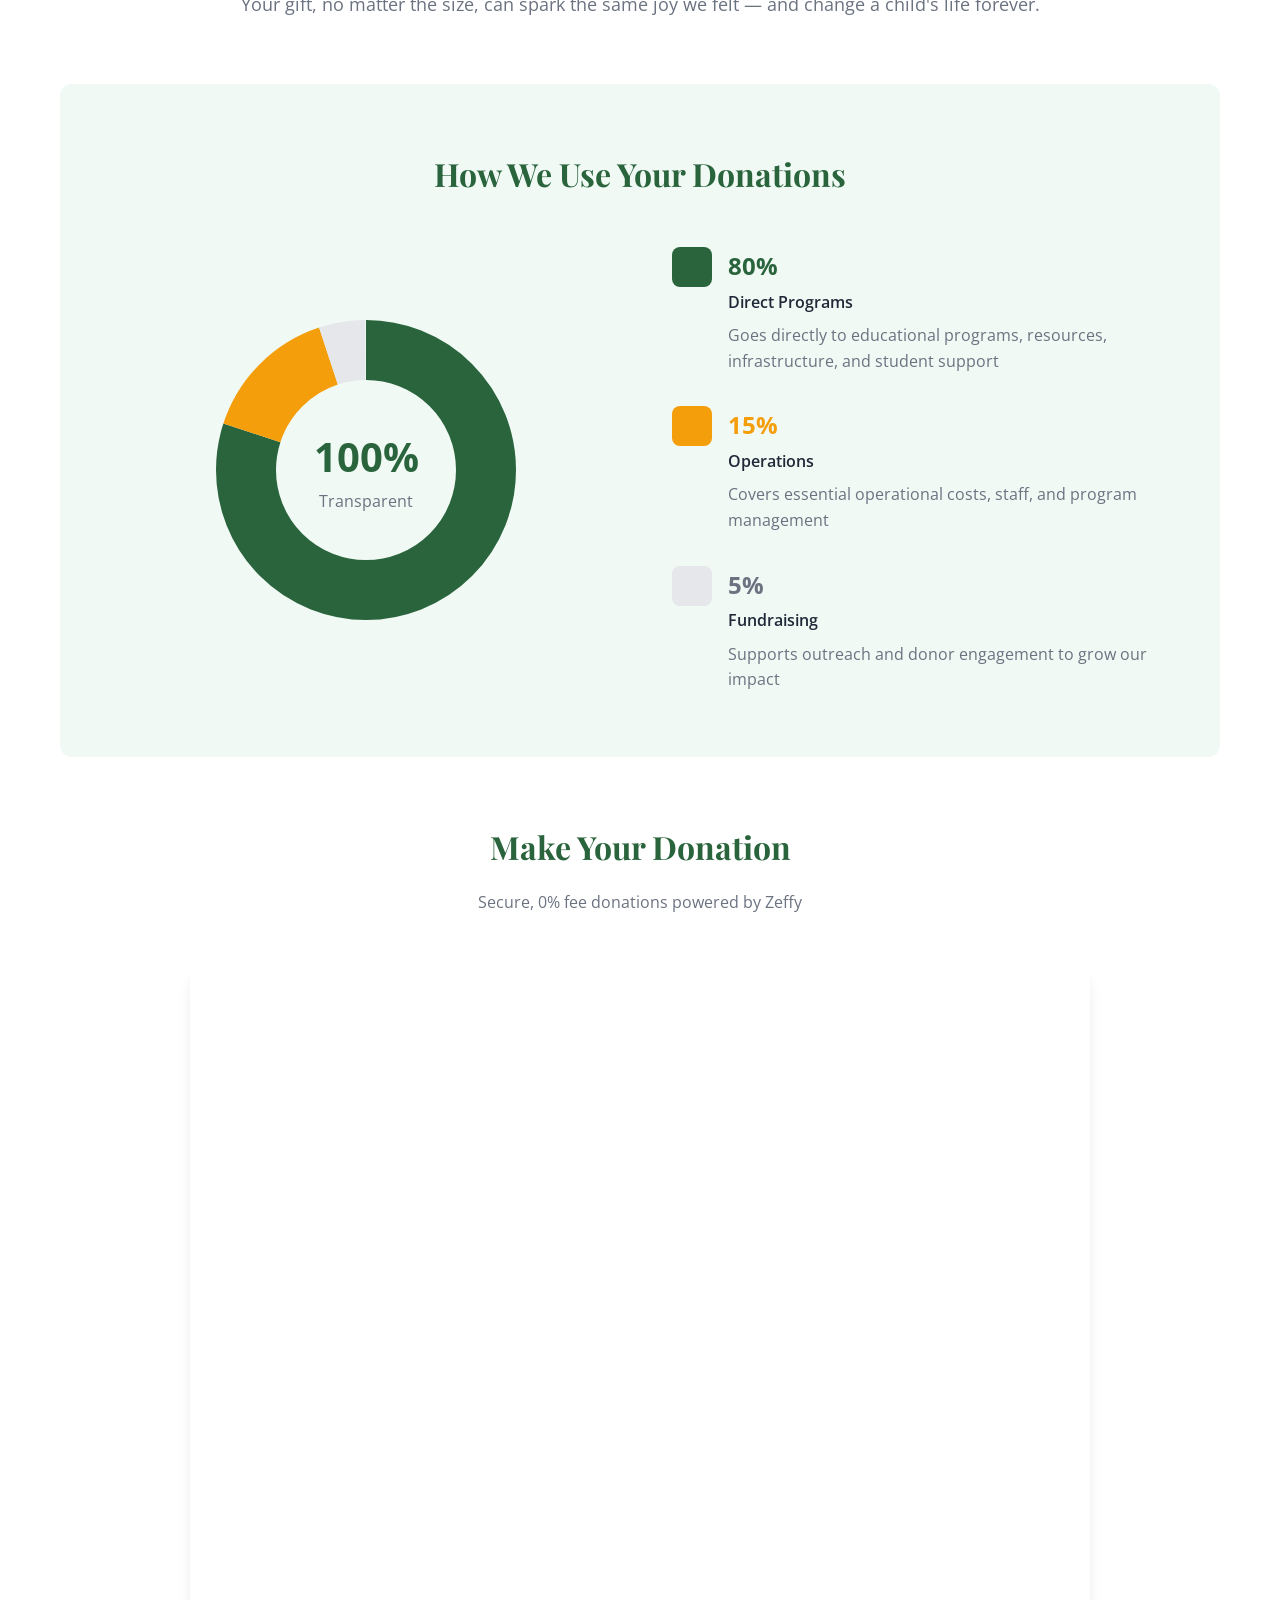
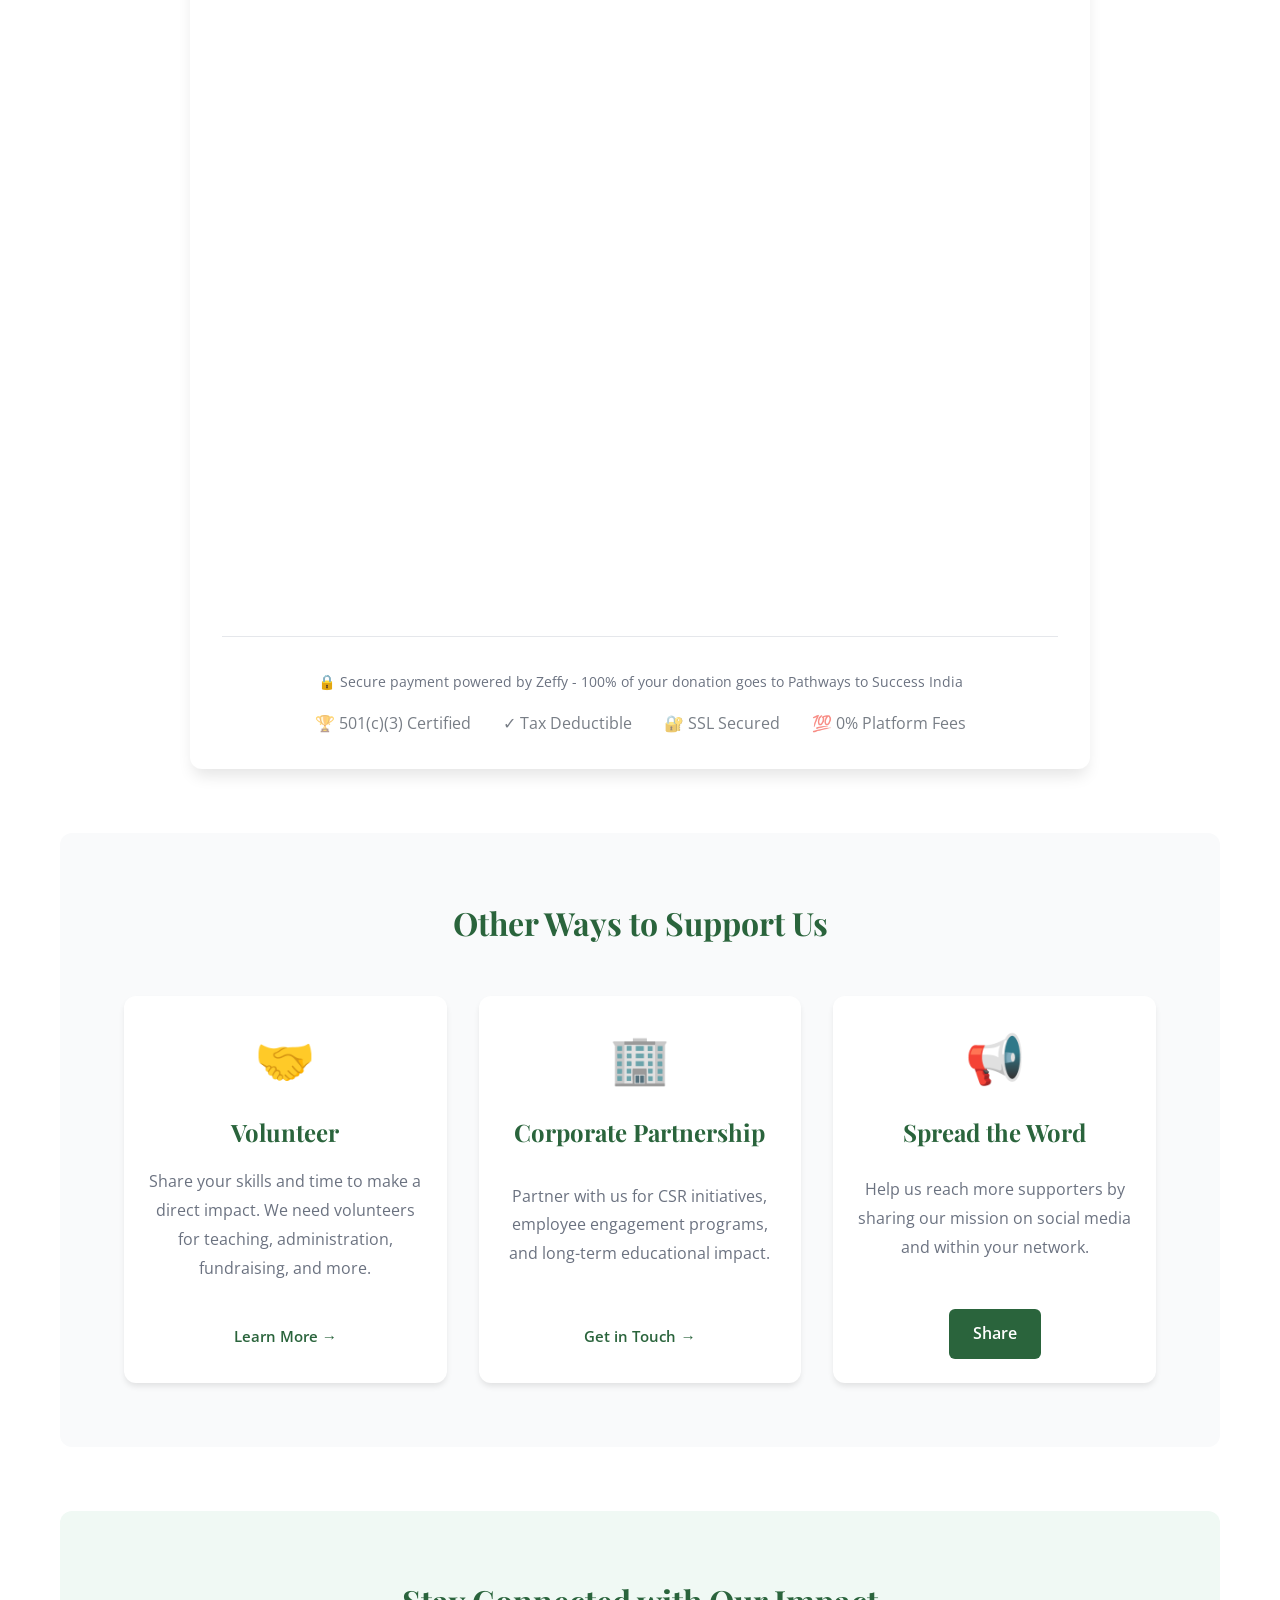
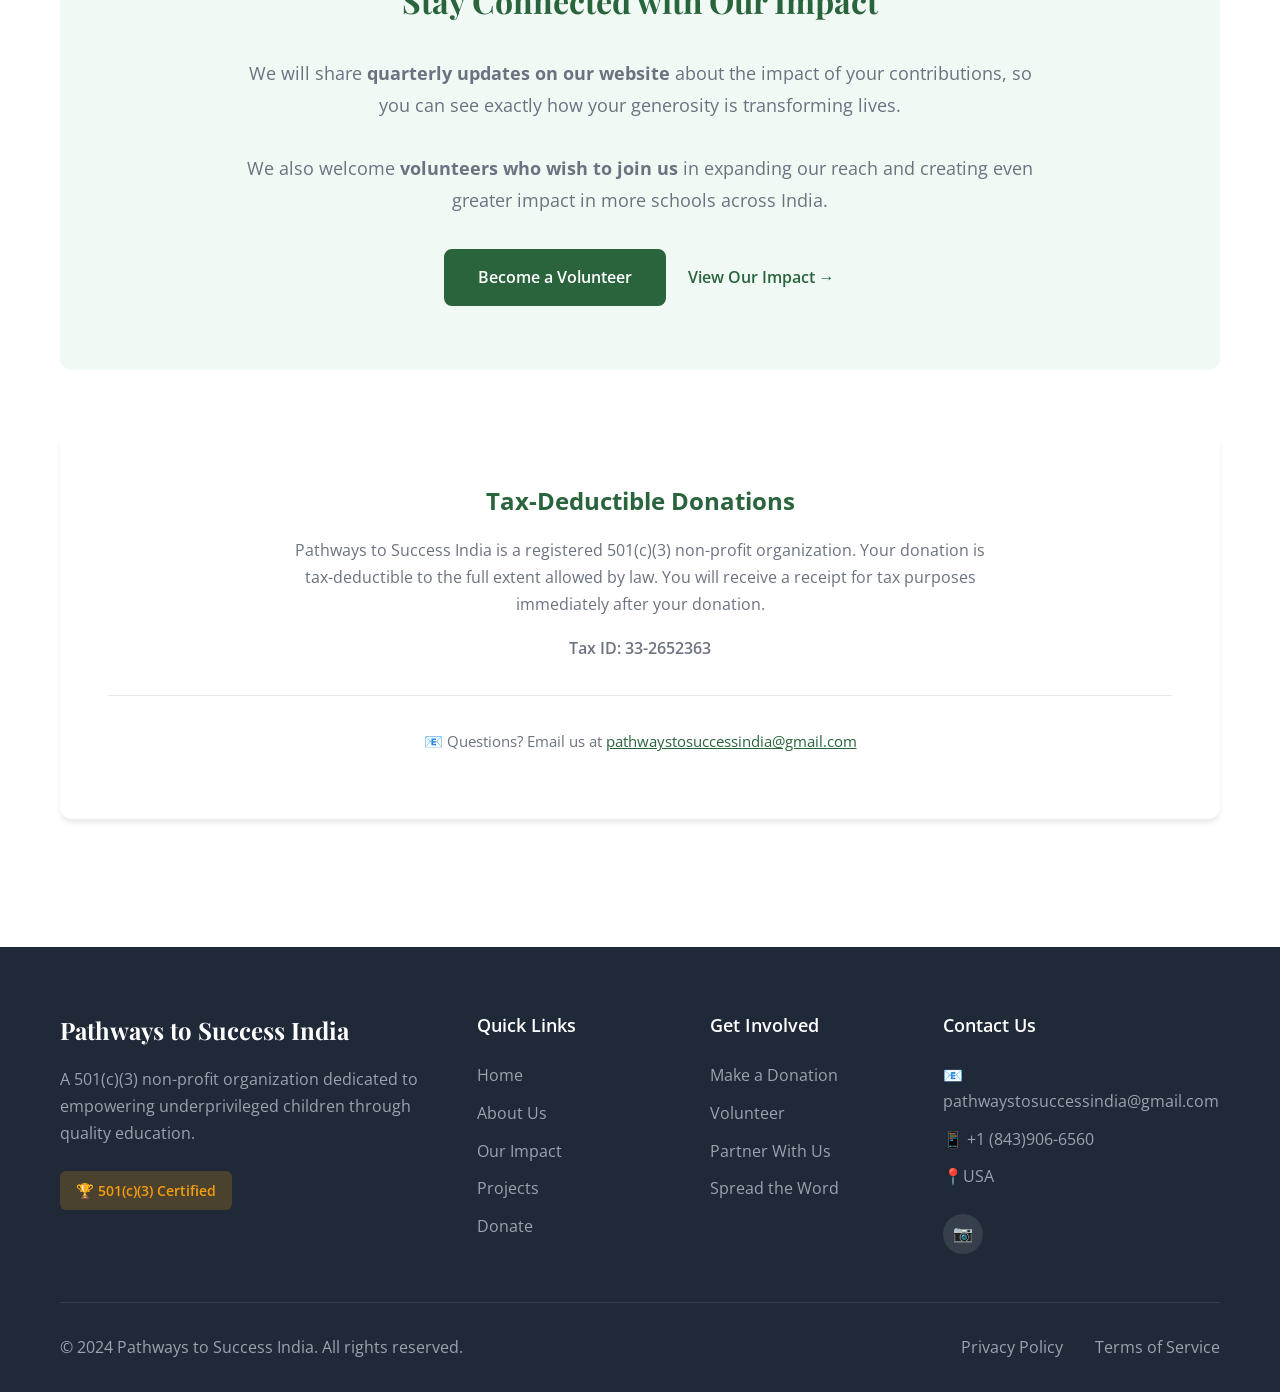
<file: pages/donate.html>
<!DOCTYPE html>
<html lang="en">
<head>
    <meta charset="UTF-8">
    <meta name="viewport" content="width=device-width, initial-scale=1.0">
    <meta name="description" content="Support Pathways to Success India's mission with your donation">
    <title>Donate - Pathways to Success India</title>
    <link rel="icon" href="../favicon.ico">
    <link rel="icon" type="image/png" sizes="32x32" href="../favicon-32x32.png">
    <link rel="icon" type="image/png" sizes="16x16" href="../favicon-16x16.png">
    <link rel="apple-touch-icon" href="../apple-touch-icon.png">
    <link rel="stylesheet" href="../css/styles.css">
    <link rel="preconnect" href="https://fonts.googleapis.com">
    <link rel="preconnect" href="https://fonts.gstatic.com" crossorigin>
    <link href="https://fonts.googleapis.com/css2?family=Open+Sans:wght@300;400;600;700&family=Playfair+Display:wght@700&display=swap" rel="stylesheet">
</head>
<body data-page="donate">
    <!-- Header will be loaded here -->
    <div id="header-placeholder"></div>

    <!-- Page Hero -->
    <section class="page-hero">
        <div class="container">
            <h1>Give a Little, Feel a Lot</h1>
            <p>Lighting the Path to Meaningful Education One Child and One School at a Time</p>
        </div>
    </section>

    <!-- Our Story -->
    <section class="page-content">
        <div class="container">
            <div class="content-section">
                <div style="max-width: 900px; margin: 0 auto; text-align: center;">
                    <p class="mission-text" style="font-size: 1.15rem; line-height: 1.8; margin-bottom: 1.5rem;">
                        As part of Mira's Eagle Scout Project, working with Fields of Dreams Uganda, we saw firsthand
                        how even a small effort can create lasting change. Seeing the smiles of children and feeling
                        their gratitude for something as simple as the chance to attend school and learn computer
                        literacy filled us with an indescribable joy — the kind that stays with you long after the
                        moment has passed.
                    </p>
                    <p class="mission-text" style="font-size: 1.15rem; line-height: 1.8; margin-bottom: 1.5rem;">
                        That experience inspired us to start <strong>Pathways to Success India</strong> — in memory of
                        our grandmother, who believed that education is the greatest path to elevating oneself. She
                        devoted her life to helping children learn, no matter their circumstances.
                    </p>
                    <p class="mission-text" style="font-size: 1.15rem; line-height: 1.8; margin-bottom: 1.5rem;">
                        Today, we continue her dream by supporting under-resourced schools in India, where even a
                        modest contribution can make a meaningful difference.
                    </p>
                </div>
            </div>

            <!-- Donation Impact -->
            <div class="content-section">
                <h2 style="text-align: center; margin-bottom: 1rem;">What Your Support Can Achieve</h2>
                <p style="text-align: center; color: var(--text-gray); max-width: 700px; margin: 0 auto 3rem;">
                    Below are examples of what your support can achieve in our first beneficiary school
                </p>
                <div class="donation-tiers-grid" style="display: grid; grid-template-columns: repeat(4, 1fr); gap: 1.5rem;">
                    <div class="project-card" style="display: flex; flex-direction: column;">
                        <div class="project-content" style="text-align: center; display: flex; flex-direction: column; flex: 1;">
                            <div style="font-size: 3rem; margin-bottom: 1rem;">$25</div>
                            <h3 class="project-title">Half-Year Meal Support</h3>
                            <div style="flex: 1; display: flex; align-items: center;">
                                <p class="project-description">
                                    Provides one nutritious meal for a child for half the year, helping them learn better on a full stomach.
                                </p>
                            </div>
                            <button class="donate-tier-btn btn btn-primary" data-amount="25" style="width: 100%; margin-top: 1rem;">Donate $25</button>
                        </div>
                    </div>
                    <div class="project-card" style="display: flex; flex-direction: column;">
                        <div class="project-content" style="text-align: center; display: flex; flex-direction: column; flex: 1;">
                            <div style="font-size: 3rem; margin-bottom: 1rem;">$50</div>
                            <h3 class="project-title">Full-Year Meal Support</h3>
                            <div style="flex: 1; display: flex; align-items: center;">
                                <p class="project-description">
                                    Provides one meal for a child for a full year. Children learn better on a full stomach!
                                </p>
                            </div>
                            <button class="donate-tier-btn btn btn-primary" data-amount="50" style="width: 100%; margin-top: 1rem;">Donate $50</button>
                        </div>
                    </div>
                    <div class="project-card" style="display: flex; flex-direction: column;">
                        <div class="project-content" style="text-align: center; display: flex; flex-direction: column; flex: 1;">
                            <div style="font-size: 3rem; margin-bottom: 1rem;">$100</div>
                            <h3 class="project-title">Keep a Student in School</h3>
                            <div style="flex: 1; display: flex; align-items: center;">
                                <p class="project-description">
                                    Sponsors a year of school for a bright, deserving student at risk of dropping out.
                                </p>
                            </div>
                            <button class="donate-tier-btn btn btn-primary" data-amount="100" style="width: 100%; margin-top: 1rem;">Donate $100</button>
                        </div>
                    </div>
                    <div class="project-card" style="display: flex; flex-direction: column;">
                        <div class="project-content" style="text-align: center; display: flex; flex-direction: column; flex: 1;">
                            <div style="font-size: 3rem; margin-bottom: 1rem;">$250</div>
                            <h3 class="project-title">Build Digital Literacy</h3>
                            <div style="flex: 1; display: flex; align-items: center;">
                                <p class="project-description">
                                    Helps fund a computer to build digital literacy skills for the future.
                                </p>
                            </div>
                            <button class="donate-tier-btn btn btn-primary" data-amount="250" style="width: 100%; margin-top: 1rem;">Donate $250</button>
                        </div>
                    </div>
                </div>
                <div style="text-align: center; margin-top: 3rem;">
                    <p class="mission-text" style="font-size: 1.2rem; color: var(--primary-green); font-weight: 600;">
                        Each contribution opens a door — to knowledge, opportunity, and a brighter future.
                    </p>
                    <p class="mission-text" style="font-size: 1.15rem; margin-top: 1rem;">
                        Your gift, no matter the size, can spark the same joy we felt — and change a child's life forever.
                    </p>
                </div>
            </div>

            <!-- How We Use Donations -->
            <div class="content-section" style="background: var(--bg-green-light); padding: 4rem; border-radius: 12px; margin: 4rem 0;">
                <h2 style="text-align: center; margin-bottom: 3rem;">How We Use Your Donations</h2>
                <div class="donation-breakdown-grid" style="display: grid; grid-template-columns: 1fr 1fr; gap: 4rem; align-items: center;">
                    <div>
                        <div style="max-width: 400px; margin: 0 auto;">
                            <!-- Pie Chart Representation -->
                            <div style="position: relative; width: 300px; height: 300px; margin: 0 auto;">
                                <svg viewBox="0 0 200 200" style="transform: rotate(-90deg);">
                                    <!-- Programs 80% -->
                                    <circle cx="100" cy="100" r="80" fill="none" stroke="var(--primary-green)" stroke-width="40"
                                            stroke-dasharray="402 503" stroke-linecap="butt"/>
                                    <!-- Operations 15% -->
                                    <circle cx="100" cy="100" r="80" fill="none" stroke="var(--accent-orange)" stroke-width="40"
                                            stroke-dasharray="75 503" stroke-dashoffset="-402" stroke-linecap="butt"/>
                                    <!-- Fundraising 5% -->
                                    <circle cx="100" cy="100" r="80" fill="none" stroke="#E5E7EB" stroke-width="40"
                                            stroke-dasharray="25 503" stroke-dashoffset="-477" stroke-linecap="butt"/>
                                </svg>
                                <div style="position: absolute; top: 50%; left: 50%; transform: translate(-50%, -50%); text-align: center;">
                                    <div style="font-size: 2.5rem; font-weight: 700; color: var(--primary-green);">100%</div>
                                    <div style="color: var(--text-gray);">Transparent</div>
                                </div>
                            </div>
                        </div>
                    </div>
                    <div>
                        <div style="display: flex; flex-direction: column; gap: 2rem;">
                            <div style="display: flex; align-items: start; gap: 1rem;">
                                <div style="min-width: 40px; height: 40px; background: var(--primary-green); border-radius: 8px;"></div>
                                <div>
                                    <div style="font-size: 1.5rem; font-weight: 700; color: var(--primary-green); margin-bottom: 0.25rem;">80%</div>
                                    <div style="font-weight: 600; margin-bottom: 0.5rem;">Direct Programs</div>
                                    <div style="color: var(--text-gray); line-height: 1.6;">Goes directly to educational programs, resources, infrastructure, and student support</div>
                                </div>
                            </div>
                            <div style="display: flex; align-items: start; gap: 1rem;">
                                <div style="min-width: 40px; height: 40px; background: var(--accent-orange); border-radius: 8px;"></div>
                                <div>
                                    <div style="font-size: 1.5rem; font-weight: 700; color: var(--accent-orange); margin-bottom: 0.25rem;">15%</div>
                                    <div style="font-weight: 600; margin-bottom: 0.5rem;">Operations</div>
                                    <div style="color: var(--text-gray); line-height: 1.6;">Covers essential operational costs, staff, and program management</div>
                                </div>
                            </div>
                            <div style="display: flex; align-items: start; gap: 1rem;">
                                <div style="min-width: 40px; height: 40px; background: #E5E7EB; border-radius: 8px;"></div>
                                <div>
                                    <div style="font-size: 1.5rem; font-weight: 700; color: var(--text-gray); margin-bottom: 0.25rem;">5%</div>
                                    <div style="font-weight: 600; margin-bottom: 0.5rem;">Fundraising</div>
                                    <div style="color: var(--text-gray); line-height: 1.6;">Supports outreach and donor engagement to grow our impact</div>
                                </div>
                            </div>
                        </div>
                    </div>
                </div>
            </div>

            <!-- Donation Form -->
            <div class="content-section" id="donate-form">
                <div style="max-width: 900px; margin: 0 auto;">
                    <h2 style="text-align: center; margin-bottom: 1rem;">Make Your Donation</h2>
                    <p style="text-align: center; color: var(--text-gray); margin-bottom: 3rem;">
                        Secure, 0% fee donations powered by Zeffy
                    </p>
                    <div style="background: var(--white); padding: 2rem; border-radius: 12px; box-shadow: var(--shadow-lg);">
                        <!-- Zeffy Embedded Form -->
                        <iframe
                            id="zeffyIframe"
                            src="https://www.zeffy.com/en-US/embed/donation-form/lighting-the-path-to-meaningful-education-one-child-and-one-school-at-a-time"
                            style="width: 100%; height: 1200px; border: none; border-radius: 8px; overflow: hidden;"
                            title="Donation Form"
                            allowpaymentrequest>
                        </iframe>

                        <!-- Trust Badges -->
                        <div style="margin-top: 2rem; padding-top: 2rem; border-top: 1px solid var(--border-color); text-align: center;">
                            <p style="color: var(--text-gray); margin-bottom: 1rem; font-size: 0.9rem;">
                                🔒 Secure payment powered by Zeffy - 100% of your donation goes to Pathways to Success India
                            </p>
                            <div style="display: flex; justify-content: center; gap: 2rem; flex-wrap: wrap; opacity: 0.6;">
                                <span>🏆 501(c)(3) Certified</span>
                                <span>✓ Tax Deductible</span>
                                <span>🔐 SSL Secured</span>
                                <span>💯 0% Platform Fees</span>
                            </div>
                        </div>
                    </div>
                </div>
            </div>

            <!-- Other Ways to Give -->
            <div class="content-section" style="background: var(--bg-light); padding: 4rem; border-radius: 12px; margin: 4rem 0;">
                <h2 style="text-align: center; margin-bottom: 3rem;">Other Ways to Support Us</h2>
                <div class="other-ways-grid" style="display: grid; grid-template-columns: repeat(3, 1fr); gap: 2rem;">
                    <div class="project-card" style="display: flex; flex-direction: column;">
                        <div class="project-content" style="text-align: center; display: flex; flex-direction: column; flex: 1;">
                            <div style="font-size: 3rem; margin-bottom: 1rem;">🤝</div>
                            <h3 class="project-title">Volunteer</h3>
                            <div style="flex: 1; display: flex; align-items: center;">
                                <p class="project-description">
                                    Share your skills and time to make a direct impact. We need volunteers for teaching, administration, fundraising, and more.
                                </p>
                            </div>
                            <a href="contact.html" class="btn btn-text" style="margin-top: 1rem;">Learn More →</a>
                        </div>
                    </div>
                    <div class="project-card" style="display: flex; flex-direction: column;">
                        <div class="project-content" style="text-align: center; display: flex; flex-direction: column; flex: 1;">
                            <div style="font-size: 3rem; margin-bottom: 1rem;">🏢</div>
                            <h3 class="project-title">Corporate Partnership</h3>
                            <div style="flex: 1; display: flex; align-items: center;">
                                <p class="project-description">
                                    Partner with us for CSR initiatives, employee engagement programs, and long-term educational impact.
                                </p>
                            </div>
                            <a href="contact.html" class="btn btn-text" style="margin-top: 1rem;">Get in Touch →</a>
                        </div>
                    </div>
                    <div class="project-card" style="display: flex; flex-direction: column;">
                        <div class="project-content" style="text-align: center; display: flex; flex-direction: column; flex: 1;">
                            <div style="font-size: 3rem; margin-bottom: 1rem;">📢</div>
                            <h3 class="project-title">Spread the Word</h3>
                            <div style="flex: 1; display: flex; align-items: center;">
                                <p class="project-description">
                                    Help us reach more supporters by sharing our mission on social media and within your network.
                                </p>
                            </div>
                            <div style="margin-top: 1.5rem;">
                                <div style="display: flex; gap: 1rem; justify-content: center;">
                                    <a href="#" style="padding: 0.75rem 1.5rem; background: var(--primary-green); color: var(--white); border-radius: 6px; font-weight: 600;">Share</a>
                                </div>
                            </div>
                        </div>
                    </div>
                </div>
            </div>

            <!-- Stay Connected -->
            <div class="content-section" style="background: var(--bg-green-light); padding: 4rem; border-radius: 12px; margin: 4rem 0;">
                <div style="max-width: 800px; margin: 0 auto; text-align: center;">
                    <h2 style="color: var(--primary-green); margin-bottom: 2rem;">Stay Connected with Our Impact</h2>
                    <p class="mission-text" style="font-size: 1.1rem; margin-bottom: 2rem;">
                        We will share <strong>quarterly updates on our website</strong> about the impact of your contributions,
                        so you can see exactly how your generosity is transforming lives.
                    </p>
                    <p class="mission-text" style="font-size: 1.1rem; margin-bottom: 2rem;">
                        We also welcome <strong>volunteers who wish to join us</strong> in expanding our reach and creating
                        even greater impact in more schools across India.
                    </p>
                    <div style="margin-top: 2rem;">
                        <a href="contact.html" class="btn btn-secondary" style="margin-right: 1rem;">Become a Volunteer</a>
                        <a href="impact.html" class="btn btn-link">View Our Impact →</a>
                    </div>
                </div>
            </div>

            <!-- Tax Information -->
            <div class="content-section">
                <div style="background: var(--white); padding: 3rem; border-radius: 12px; box-shadow: var(--shadow-md); text-align: center;">
                    <h3 style="color: var(--primary-green); margin-bottom: 1rem; font-size: 1.5rem;">Tax-Deductible Donations</h3>
                    <p style="color: var(--text-gray); max-width: 700px; margin: 0 auto; line-height: 1.7;">
                        Pathways to Success India is a registered 501(c)(3) non-profit organization. Your donation is tax-deductible to the full extent allowed by law. You will receive a receipt for tax purposes immediately after your donation.
                    </p>
                    <p style="color: var(--text-gray); margin-top: 1rem; font-weight: 600;">
                        Tax ID: 33-2652363
                    </p>
                    <div style="margin-top: 2rem; padding-top: 2rem; border-top: 1px solid var(--border-color);">
                        <p style="color: var(--text-gray); font-size: 0.95rem;">
                            📧 Questions? Email us at <a href="mailto:pathwaystosuccessindia@gmail.com" style="color: var(--primary-green); text-decoration: underline;">pathwaystosuccessindia@gmail.com</a>
                        </p>
                    </div>
                </div>
            </div>
        </div>
    </section>

    <!-- Footer will be loaded here -->
    <div id="footer-placeholder"></div>

    <script src="../js/components.js"></script>
    <script src="../js/script.js"></script>
    <script>
        // Handle donation tier button clicks
        document.addEventListener('DOMContentLoaded', function() {
            const tierButtons = document.querySelectorAll('.donate-tier-btn');
            const zeffyIframe = document.getElementById('zeffyIframe');

            tierButtons.forEach(button => {
                button.addEventListener('click', function(e) {
                    e.preventDefault();

                    const amount = this.getAttribute('data-amount');

                    // Update Zeffy iframe URL with the amount parameter
                    const baseUrl = 'https://www.zeffy.com/en-US/embed/donation-form/lighting-the-path-to-meaningful-education-one-child-and-one-school-at-a-time';
                    zeffyIframe.src = baseUrl + '?amount=' + amount;

                    // Smooth scroll to the form
                    document.getElementById('donate-form').scrollIntoView({
                        behavior: 'smooth',
                        block: 'start'
                    });
                });
            });
        });
    </script>
</body>
</html>
</file>
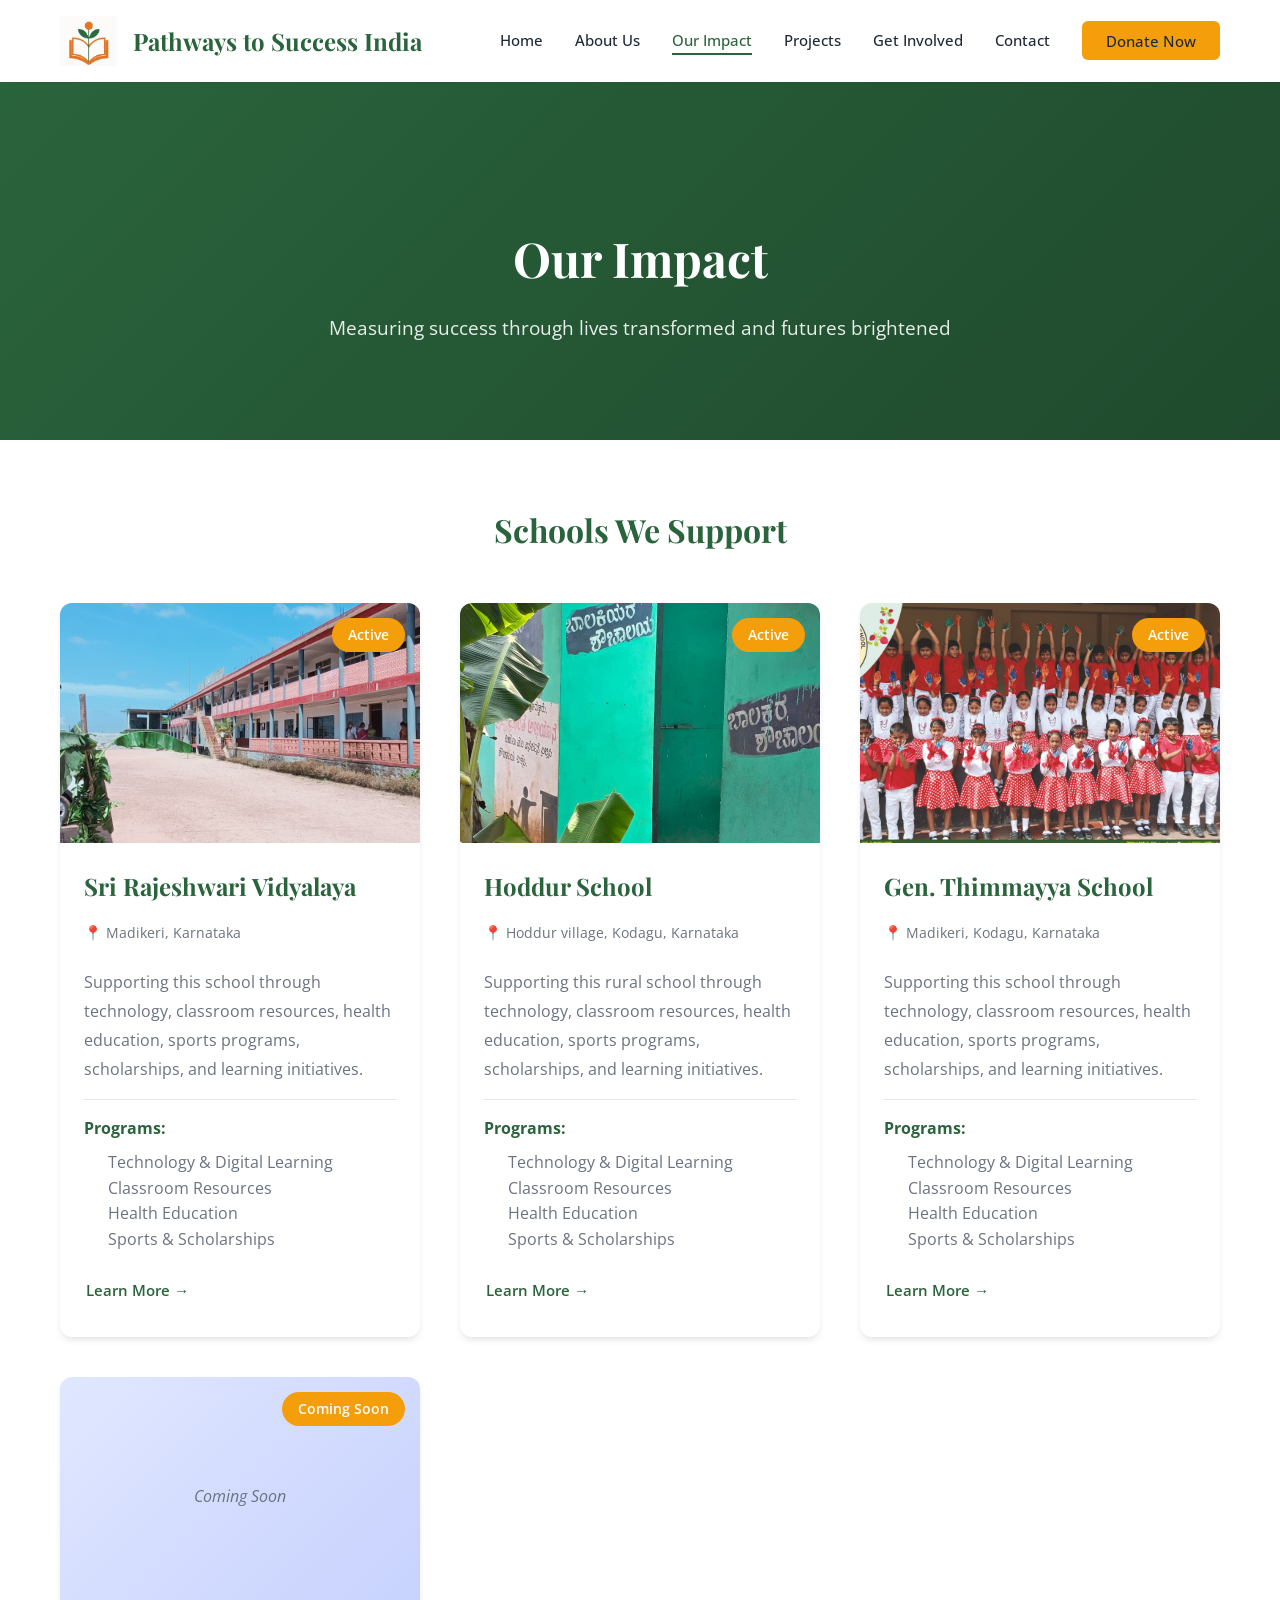
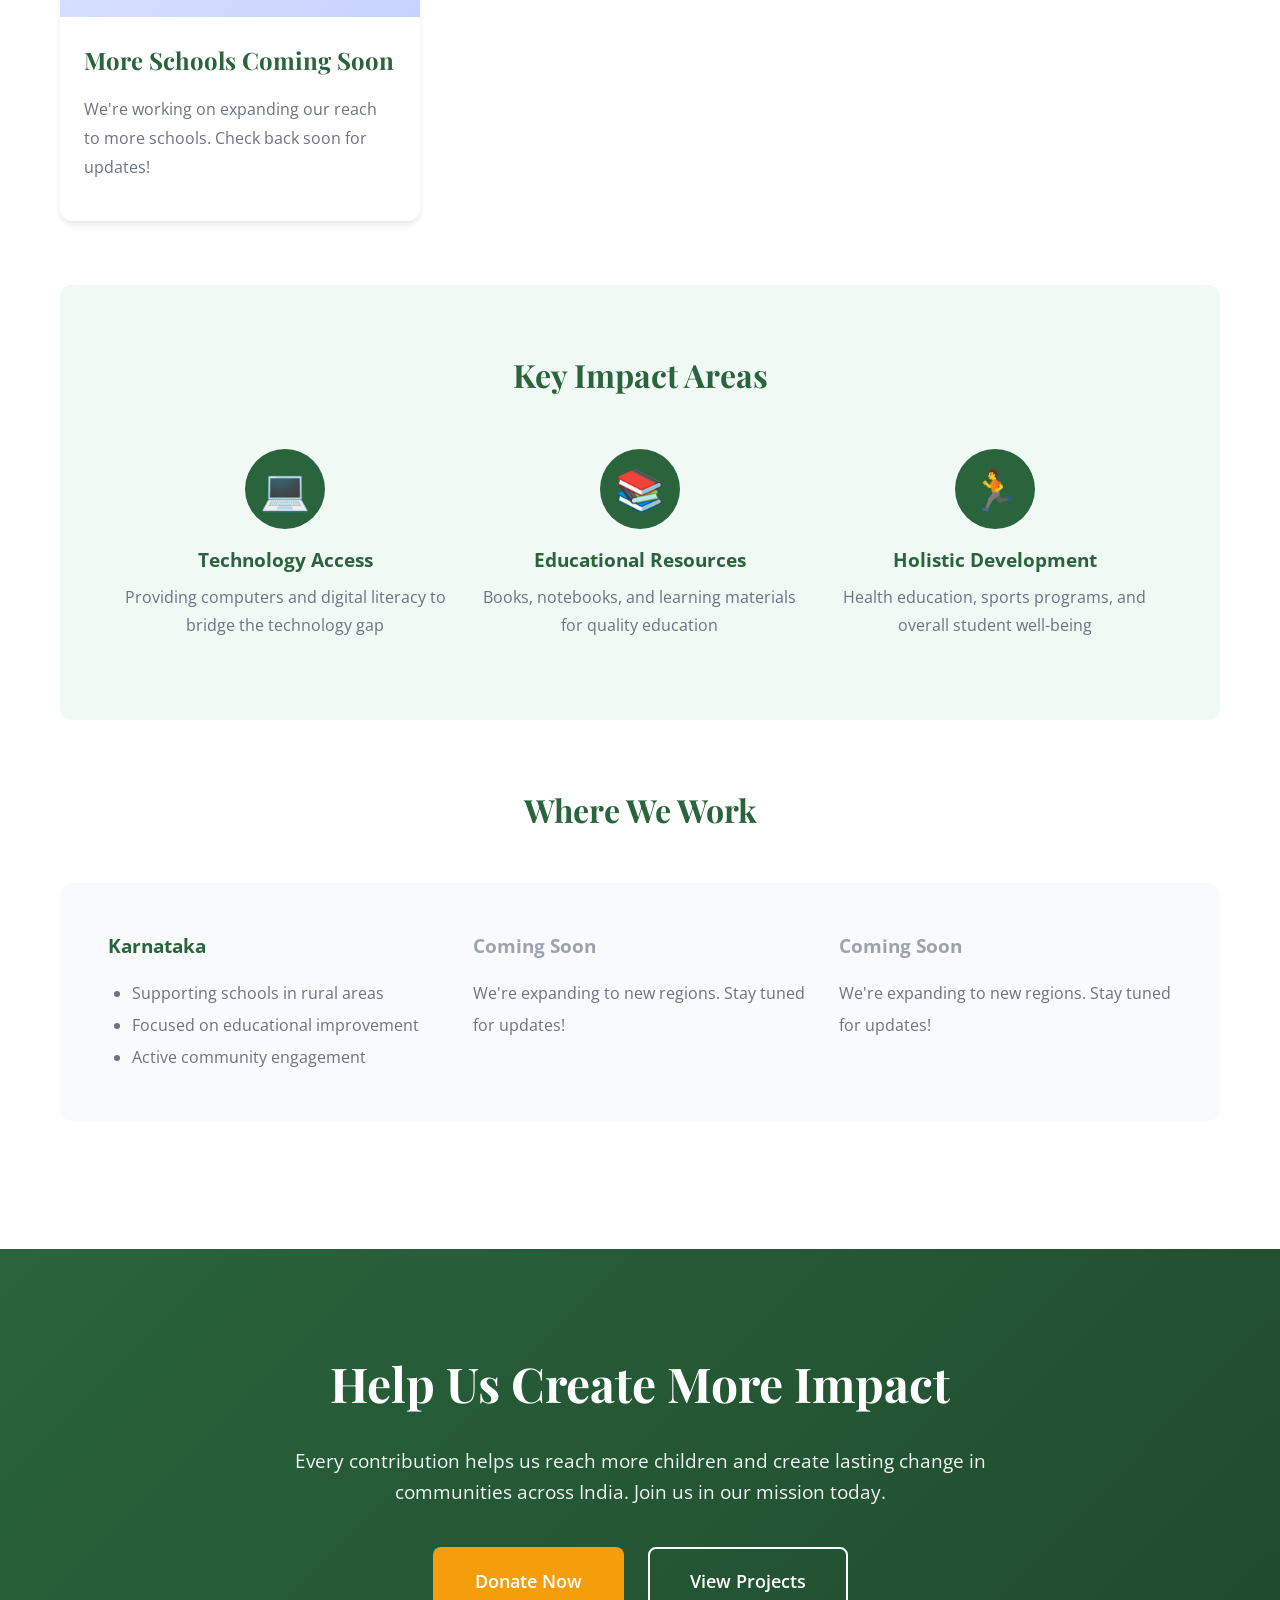
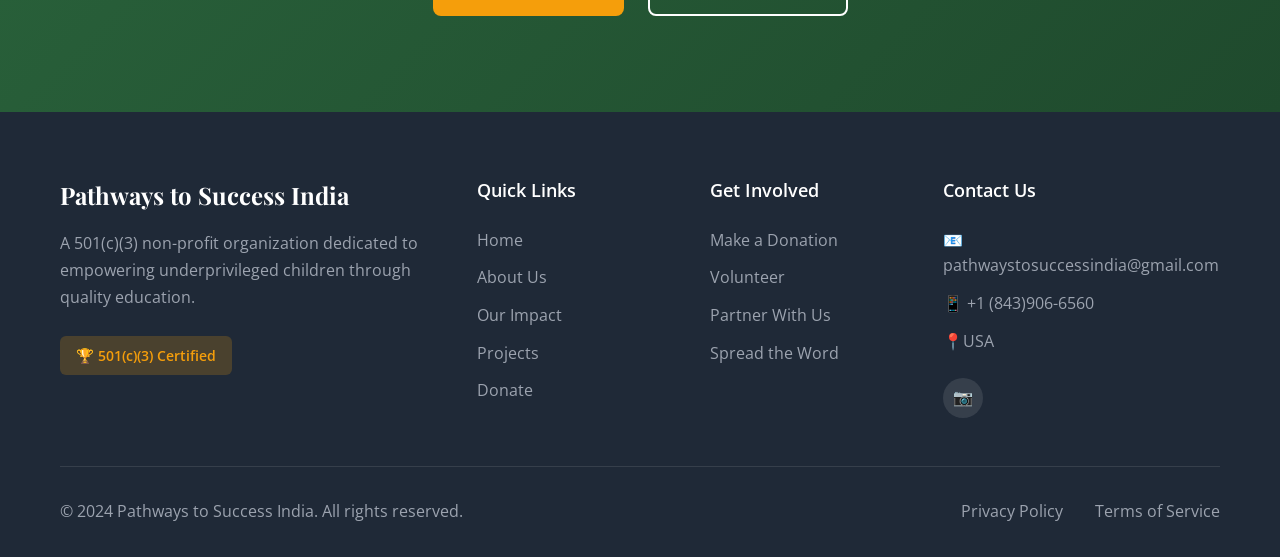
<file: pages/impact.html>
<!DOCTYPE html>
<html lang="en">
<head>
    <meta charset="UTF-8">
    <meta name="viewport" content="width=device-width, initial-scale=1.0">
    <meta name="description" content="See the impact Pathways to Success India is making in communities across India">
    <title>Our Impact - Pathways to Success India</title>
    <link rel="icon" href="../favicon.ico">
    <link rel="icon" type="image/png" sizes="32x32" href="../favicon-32x32.png">
    <link rel="icon" type="image/png" sizes="16x16" href="../favicon-16x16.png">
    <link rel="apple-touch-icon" href="../apple-touch-icon.png">
    <link rel="stylesheet" href="../css/styles.css">
    <link rel="preconnect" href="https://fonts.googleapis.com">
    <link rel="preconnect" href="https://fonts.gstatic.com" crossorigin>
    <link href="https://fonts.googleapis.com/css2?family=Open+Sans:wght@300;400;600;700&family=Playfair+Display:wght@700&display=swap" rel="stylesheet">
</head>
<body data-page="impact">
    <!-- Header will be loaded here -->
    <div id="header-placeholder"></div>

    <!-- Page Hero -->
    <section class="page-hero">
        <div class="container">
            <h1>Our Impact</h1>
            <p>Measuring success through lives transformed and futures brightened</p>
        </div>
    </section>

    <!-- Impact Stats Detailed - Hidden for now -->
    <!--
    <section class="stats">
        <div class="container">
            <div class="stats-grid">
                <div class="stat-card">
                    <div class="stat-icon">📚</div>
                    <div class="stat-number" data-target="500">500</div>
                    <div class="stat-label">Students Impacted</div>
                    <p style="color: var(--text-gray); font-size: 0.9rem; margin-top: 0.5rem;">Across 10 schools in 3 states</p>
                </div>
                <div class="stat-card">
                    <div class="stat-icon">🏫</div>
                    <div class="stat-number" data-target="10">10</div>
                    <div class="stat-label">Schools Supported</div>
                    <p style="color: var(--text-gray); font-size: 0.9rem; margin-top: 0.5rem;">In rural and underserved areas</p>
                </div>
                <div class="stat-card">
                    <div class="stat-icon">✨</div>
                    <div class="stat-number" data-target="25">25</div>
                    <div class="stat-label">Projects Completed</div>
                    <p style="color: var(--text-gray); font-size: 0.9rem; margin-top: 0.5rem;">Infrastructure, resources, programs</p>
                </div>
                <div class="stat-card">
                    <div class="stat-icon">🤝</div>
                    <div class="stat-number" data-target="100">100</div>
                    <div class="stat-label">Active Volunteers</div>
                    <p style="color: var(--text-gray); font-size: 0.9rem; margin-top: 0.5rem;">Dedicated to our mission</p>
                </div>
            </div>
        </div>
    </section>
    -->

    <!-- Schools We Support -->
    <section class="page-content">
        <div class="container">
            <div class="content-section">
                <h2 style="text-align: center; margin-bottom: 3rem;">Schools We Support</h2>
                <div class="projects-grid">
                    <div class="project-card">
                        <div class="project-image" style="height: 240px; overflow: hidden;">
                            <img src="../images/schools/raja-rajeshwari-school/raja-rajeshwari-school.jpg" alt="Sri Rajeshwari Vidyalaya" style="width: 100%; height: 100%; object-fit: cover;">
                            <div class="project-badge">Active</div>
                        </div>
                        <div class="project-content">
                            <h3 class="project-title"><a href="https://maps.app.goo.gl/e5D2xpV32xJSVxNU7" target="_blank" rel="noopener noreferrer" style="color: inherit; text-decoration: none;">Sri Rajeshwari Vidyalaya</a></h3>
                            <div class="project-meta">
                                <span class="meta-item">📍 Madikeri, Karnataka</span>
                            </div>
                            <p class="project-description">
                                Supporting this school through technology, classroom resources, health education,
                                sports programs, scholarships, and learning initiatives.
                            </p>
                            <div style="margin-top: 1rem; padding-top: 1rem; border-top: 1px solid var(--border-color);">
                                <strong style="color: var(--primary-green);">Programs:</strong>
                                <ul style="margin-top: 0.5rem; padding-left: 1.5rem; color: var(--text-gray);">
                                    <li>Technology & Digital Learning</li>
                                    <li>Classroom Resources</li>
                                    <li>Health Education</li>
                                    <li>Sports & Scholarships</li>
                                </ul>
                            </div>
                            <a href="schools/sri-rajeshwari-vidyalaya.html" class="btn btn-text" style="margin-top: 1rem;">Learn More →</a>
                        </div>
                    </div>
                    <div class="project-card">
                        <div class="project-image" style="height: 240px; overflow: hidden;">
                            <img src="../images/schools/hoddur-school/hoddur-school-0.jpeg" alt="Hoddur School" style="width: 100%; height: 100%; object-fit: cover;">
                            <div class="project-badge">Active</div>
                        </div>
                        <div class="project-content">
                            <h3 class="project-title">Hoddur School</h3>
                            <div class="project-meta">
                                <span class="meta-item">📍 Hoddur village, Kodagu, Karnataka</span>
                            </div>
                            <p class="project-description">
                                Supporting this rural school through technology, classroom resources, health education,
                                sports programs, scholarships, and learning initiatives.
                            </p>
                            <div style="margin-top: 1rem; padding-top: 1rem; border-top: 1px solid var(--border-color);">
                                <strong style="color: var(--primary-green);">Programs:</strong>
                                <ul style="margin-top: 0.5rem; padding-left: 1.5rem; color: var(--text-gray);">
                                    <li>Technology & Digital Learning</li>
                                    <li>Classroom Resources</li>
                                    <li>Health Education</li>
                                    <li>Sports & Scholarships</li>
                                </ul>
                            </div>
                            <a href="schools/hoddur-school.html" class="btn btn-text" style="margin-top: 1rem;">Learn More →</a>
                        </div>
                    </div>
                    <div class="project-card">
                        <div class="project-image" style="height: 240px; overflow: hidden;">
                            <img src="../images/schools/thimmaiah-school/thimmaiah-school-0.jpg" alt="Gen. Thimmayya School" style="width: 100%; height: 100%; object-fit: cover;">
                            <div class="project-badge">Active</div>
                        </div>
                        <div class="project-content">
                            <h3 class="project-title">Gen. Thimmayya School</h3>
                            <div class="project-meta">
                                <span class="meta-item">📍 Madikeri, Kodagu, Karnataka</span>
                            </div>
                            <p class="project-description">
                                Supporting this school through technology, classroom resources, health education,
                                sports programs, scholarships, and learning initiatives.
                            </p>
                            <div style="margin-top: 1rem; padding-top: 1rem; border-top: 1px solid var(--border-color);">
                                <strong style="color: var(--primary-green);">Programs:</strong>
                                <ul style="margin-top: 0.5rem; padding-left: 1.5rem; color: var(--text-gray);">
                                    <li>Technology & Digital Learning</li>
                                    <li>Classroom Resources</li>
                                    <li>Health Education</li>
                                    <li>Sports & Scholarships</li>
                                </ul>
                            </div>
                            <a href="schools/thimmaiah-school.html" class="btn btn-text" style="margin-top: 1rem;">Learn More →</a>
                        </div>
                    </div>
                    <div class="project-card">
                        <div class="project-image">
                            <div class="image-placeholder">Coming Soon</div>
                            <div class="project-badge">Coming Soon</div>
                        </div>
                        <div class="project-content">
                            <h3 class="project-title">More Schools Coming Soon</h3>
                            <p class="project-description">
                                We're working on expanding our reach to more schools. Check back soon for updates!
                            </p>
                        </div>
                    </div>
                </div>
            </div>

            <!-- Impact Areas -->
            <div class="content-section" style="background: var(--bg-green-light); padding: 4rem; border-radius: 12px; margin: 4rem 0;">
                <h2 style="text-align: center; margin-bottom: 3rem;">Key Impact Areas</h2>
                <div style="display: grid; grid-template-columns: repeat(3, 1fr); gap: 2rem;">
                    <div style="text-align: center;">
                        <div style="width: 80px; height: 80px; background: var(--primary-green); border-radius: 50%; display: flex; align-items: center; justify-content: center; font-size: 2.5rem; margin: 0 auto 1rem;">💻</div>
                        <h3 style="color: var(--primary-green); margin-bottom: 0.5rem;">Technology Access</h3>
                        <p style="color: var(--text-gray);">Providing computers and digital literacy to bridge the technology gap</p>
                    </div>
                    <div style="text-align: center;">
                        <div style="width: 80px; height: 80px; background: var(--primary-green); border-radius: 50%; display: flex; align-items: center; justify-content: center; font-size: 2.5rem; margin: 0 auto 1rem;">📚</div>
                        <h3 style="color: var(--primary-green); margin-bottom: 0.5rem;">Educational Resources</h3>
                        <p style="color: var(--text-gray);">Books, notebooks, and learning materials for quality education</p>
                    </div>
                    <div style="text-align: center;">
                        <div style="width: 80px; height: 80px; background: var(--primary-green); border-radius: 50%; display: flex; align-items: center; justify-content: center; font-size: 2.5rem; margin: 0 auto 1rem;">🏃</div>
                        <h3 style="color: var(--primary-green); margin-bottom: 0.5rem;">Holistic Development</h3>
                        <p style="color: var(--text-gray);">Health education, sports programs, and overall student well-being</p>
                    </div>
                </div>
            </div>

            <!-- By the Numbers - Hidden for now -->
            <!--
            <div class="content-section">
                <h2 style="text-align: center; margin-bottom: 3rem;">Impact by the Numbers</h2>
                <div style="display: grid; grid-template-columns: repeat(6, 1fr); gap: 2rem;">
                    <div style="background: var(--white); padding: 2rem; border-radius: 12px; box-shadow: var(--shadow-md); text-align: center;">
                        <div style="font-size: 2.5rem; font-weight: 700; color: var(--accent-orange); margin-bottom: 0.5rem;">5,000+</div>
                        <div style="color: var(--text-gray);">Books Distributed</div>
                    </div>
                    <div style="background: var(--white); padding: 2rem; border-radius: 12px; box-shadow: var(--shadow-md); text-align: center;">
                        <div style="font-size: 2.5rem; font-weight: 700; color: var(--accent-orange); margin-bottom: 0.5rem;">50+</div>
                        <div style="color: var(--text-gray);">Computers Provided</div>
                    </div>
                    <div style="background: var(--white); padding: 2rem; border-radius: 12px; box-shadow: var(--shadow-md); text-align: center;">
                        <div style="font-size: 2.5rem; font-weight: 700; color: var(--accent-orange); margin-bottom: 0.5rem;">15</div>
                        <div style="color: var(--text-gray);">Classrooms Renovated</div>
                    </div>
                    <div style="background: var(--white); padding: 2rem; border-radius: 12px; box-shadow: var(--shadow-md); text-align: center;">
                        <div style="font-size: 2.5rem; font-weight: 700; color: var(--accent-orange); margin-bottom: 0.5rem;">30+</div>
                        <div style="color: var(--text-gray);">Teachers Trained</div>
                    </div>
                    <div style="background: var(--white); padding: 2rem; border-radius: 12px; box-shadow: var(--shadow-md); text-align: center;">
                        <div style="font-size: 2.5rem; font-weight: 700; color: var(--accent-orange); margin-bottom: 0.5rem;">8</div>
                        <div style="color: var(--text-gray);">Sanitation Facilities</div>
                    </div>
                    <div style="background: var(--white); padding: 2rem; border-radius: 12px; box-shadow: var(--shadow-md); text-align: center;">
                        <div style="font-size: 2.5rem; font-weight: 700; color: var(--accent-orange); margin-bottom: 0.5rem;">200+</div>
                        <div style="color: var(--text-gray);">Learning Kits Distributed</div>
                    </div>
                </div>
            </div>
            -->

            <!-- Geographic Impact -->
            <div class="content-section">
                <h2 style="text-align: center; margin-bottom: 3rem;">Where We Work</h2>
                <div style="background: var(--bg-light); padding: 3rem; border-radius: 12px;">
                    <div style="display: grid; grid-template-columns: repeat(auto-fit, minmax(250px, 1fr)); gap: 2rem;">
                        <div>
                            <h3 style="color: var(--primary-green); margin-bottom: 1rem;">Karnataka</h3>
                            <ul style="list-style: disc; padding-left: 1.5rem; color: var(--text-gray); line-height: 2;">
                                <li>Supporting schools in rural areas</li>
                                <li>Focused on educational improvement</li>
                                <li>Active community engagement</li>
                            </ul>
                        </div>
                        <div>
                            <h3 style="color: var(--text-light); margin-bottom: 1rem;">Coming Soon</h3>
                            <p style="color: var(--text-gray); line-height: 2;">
                                We're expanding to new regions. Stay tuned for updates!
                            </p>
                        </div>
                        <div>
                            <h3 style="color: var(--text-light); margin-bottom: 1rem;">Coming Soon</h3>
                            <p style="color: var(--text-gray); line-height: 2;">
                                We're expanding to new regions. Stay tuned for updates!
                            </p>
                        </div>
                    </div>
                </div>
            </div>

            <!-- Testimonials - Hidden for now -->
            <!--
            <div class="content-section">
                <h2 style="text-align: center; margin-bottom: 3rem;">Voices from the Field</h2>
                <div class="stories-grid">
                    <div class="story-card">
                        <div class="story-quote">"</div>
                        <p class="story-text">
                            "The library has completely changed how our children approach learning. We've seen
                            a remarkable improvement in reading skills and academic performance across all grades."
                        </p>
                        <div class="story-author">
                            <div class="author-avatar">M</div>
                            <div class="author-info">
                                <div class="author-name">Mrs. Malini Sharma</div>
                                <div class="author-school">Headmistress, Maharashtra</div>
                            </div>
                        </div>
                    </div>
                    <div class="story-card">
                        <div class="story-quote">"</div>
                        <p class="story-text">
                            "Having access to computers has opened up a world of possibilities for our children.
                            They're now learning skills that will help them compete in the 21st century job market."
                        </p>
                        <div class="story-author">
                            <div class="author-avatar">V</div>
                            <div class="author-info">
                                <div class="author-name">Vijay Kumar</div>
                                <div class="author-school">Principal, Tamil Nadu</div>
                            </div>
                        </div>
                    </div>
                    <div class="story-card">
                        <div class="story-quote">"</div>
                        <p class="story-text">
                            "The clean sanitation facilities and renovated classrooms have made our school a
                            place where parents feel comfortable sending their daughters. Our enrollment has
                            increased significantly."
                        </p>
                        <div class="story-author">
                            <div class="author-avatar">A</div>
                            <div class="author-info">
                                <div class="author-name">Asha Nair</div>
                                <div class="author-school">Teacher, Karnataka</div>
                            </div>
                        </div>
                    </div>
                </div>
            </div>
            -->
        </div>
    </section>

    <!-- CTA Section -->
    <section class="cta-section">
        <div class="container">
            <div class="cta-content">
                <h2 class="cta-title">Help Us Create More Impact</h2>
                <p class="cta-text">
                    Every contribution helps us reach more children and create lasting change in communities
                    across India. Join us in our mission today.
                </p>
                <div class="cta-buttons">
                    <a href="donate.html" class="btn btn-primary btn-large">Donate Now</a>
                    <a href="projects.html" class="btn btn-outline btn-large">View Projects</a>
                </div>
            </div>
        </div>
    </section>

    <!-- Footer will be loaded here -->
    <div id="footer-placeholder"></div>

    <script src="../js/components.js"></script>
    <script src="../js/script.js"></script>
</body>
</html>
</file>
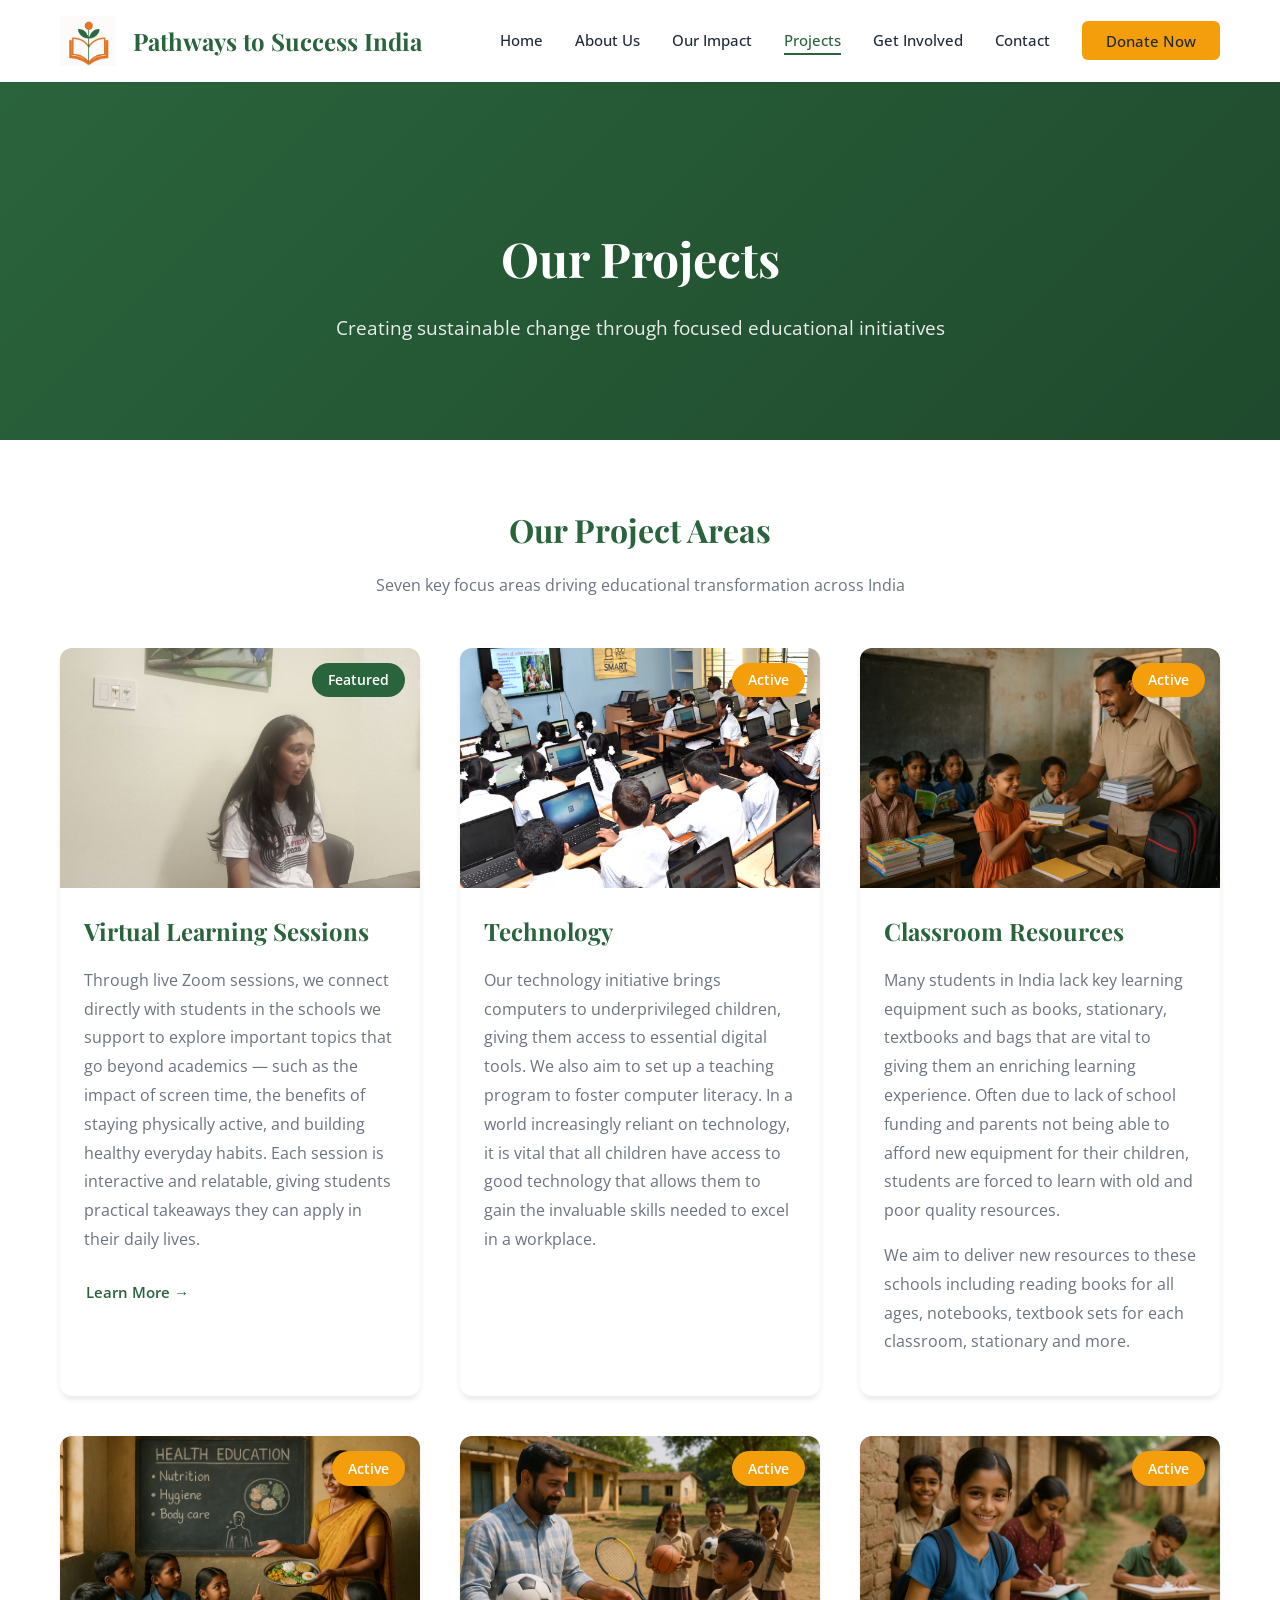
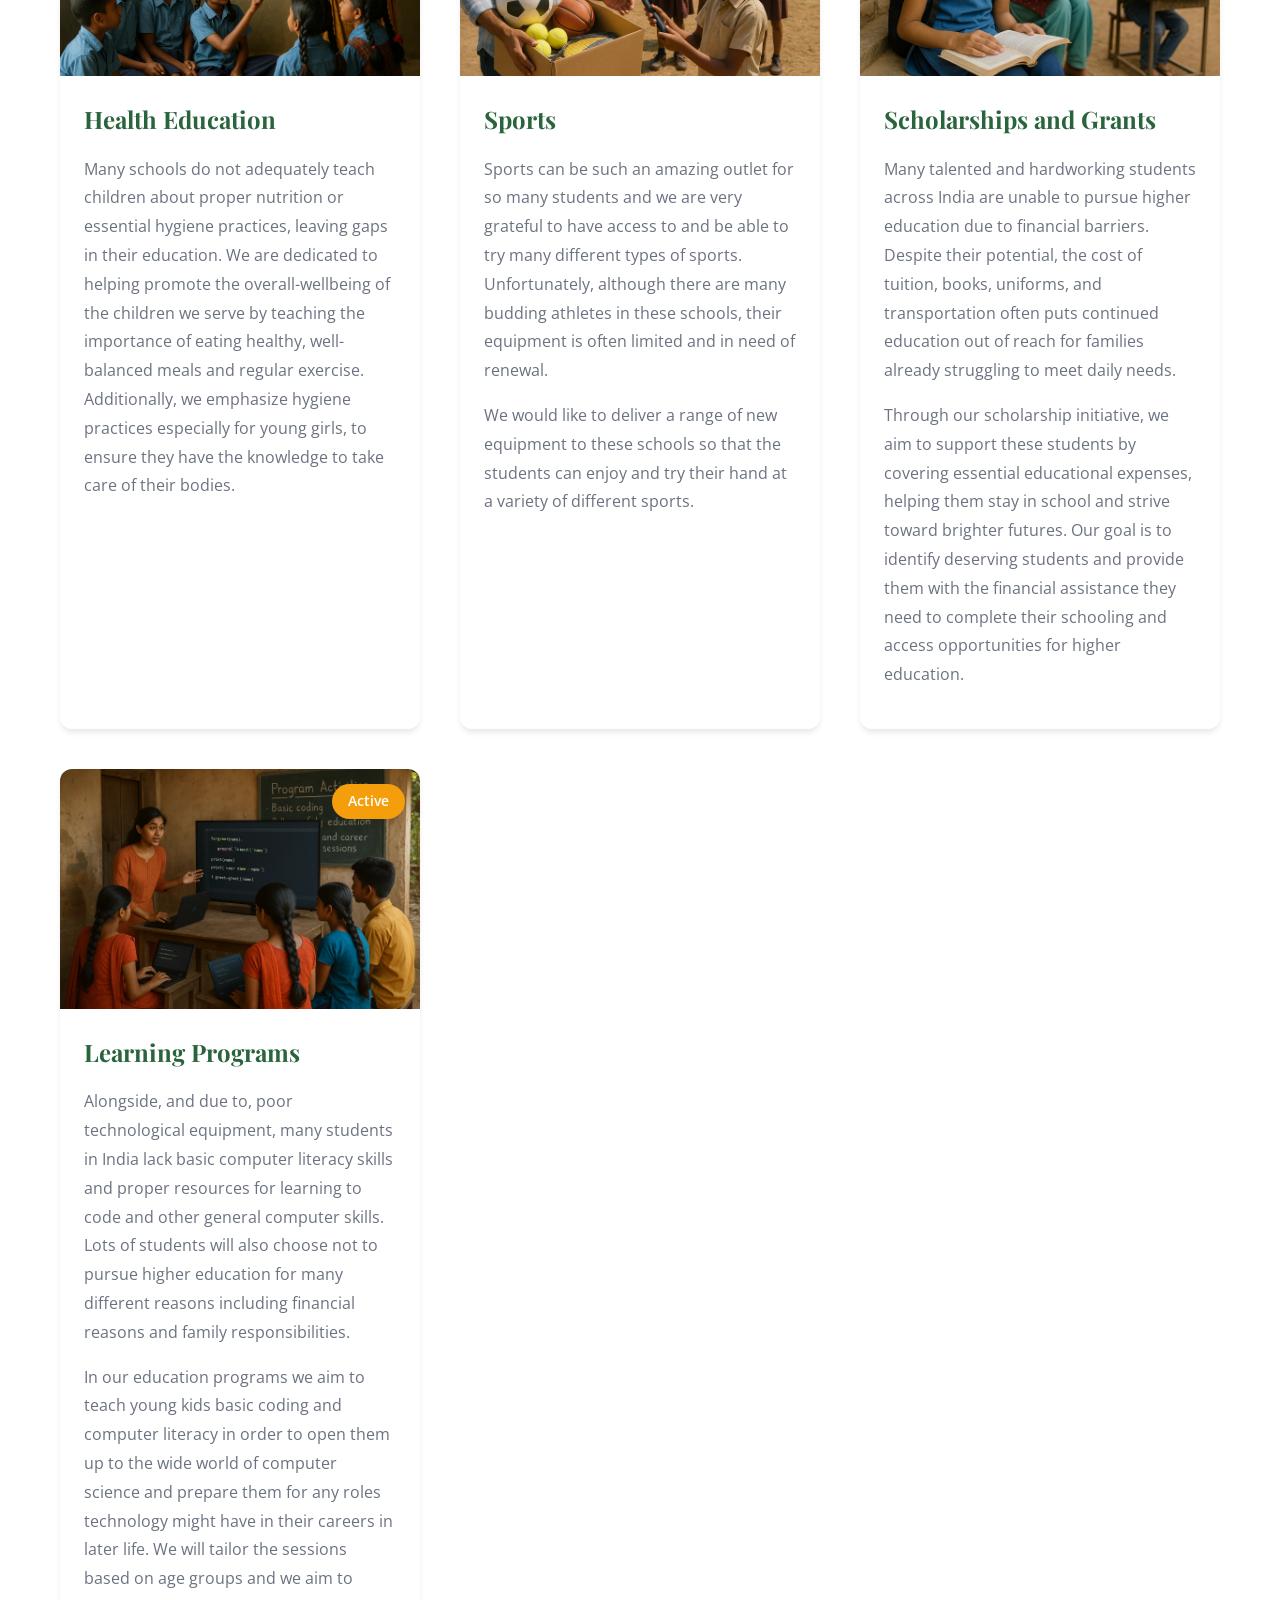
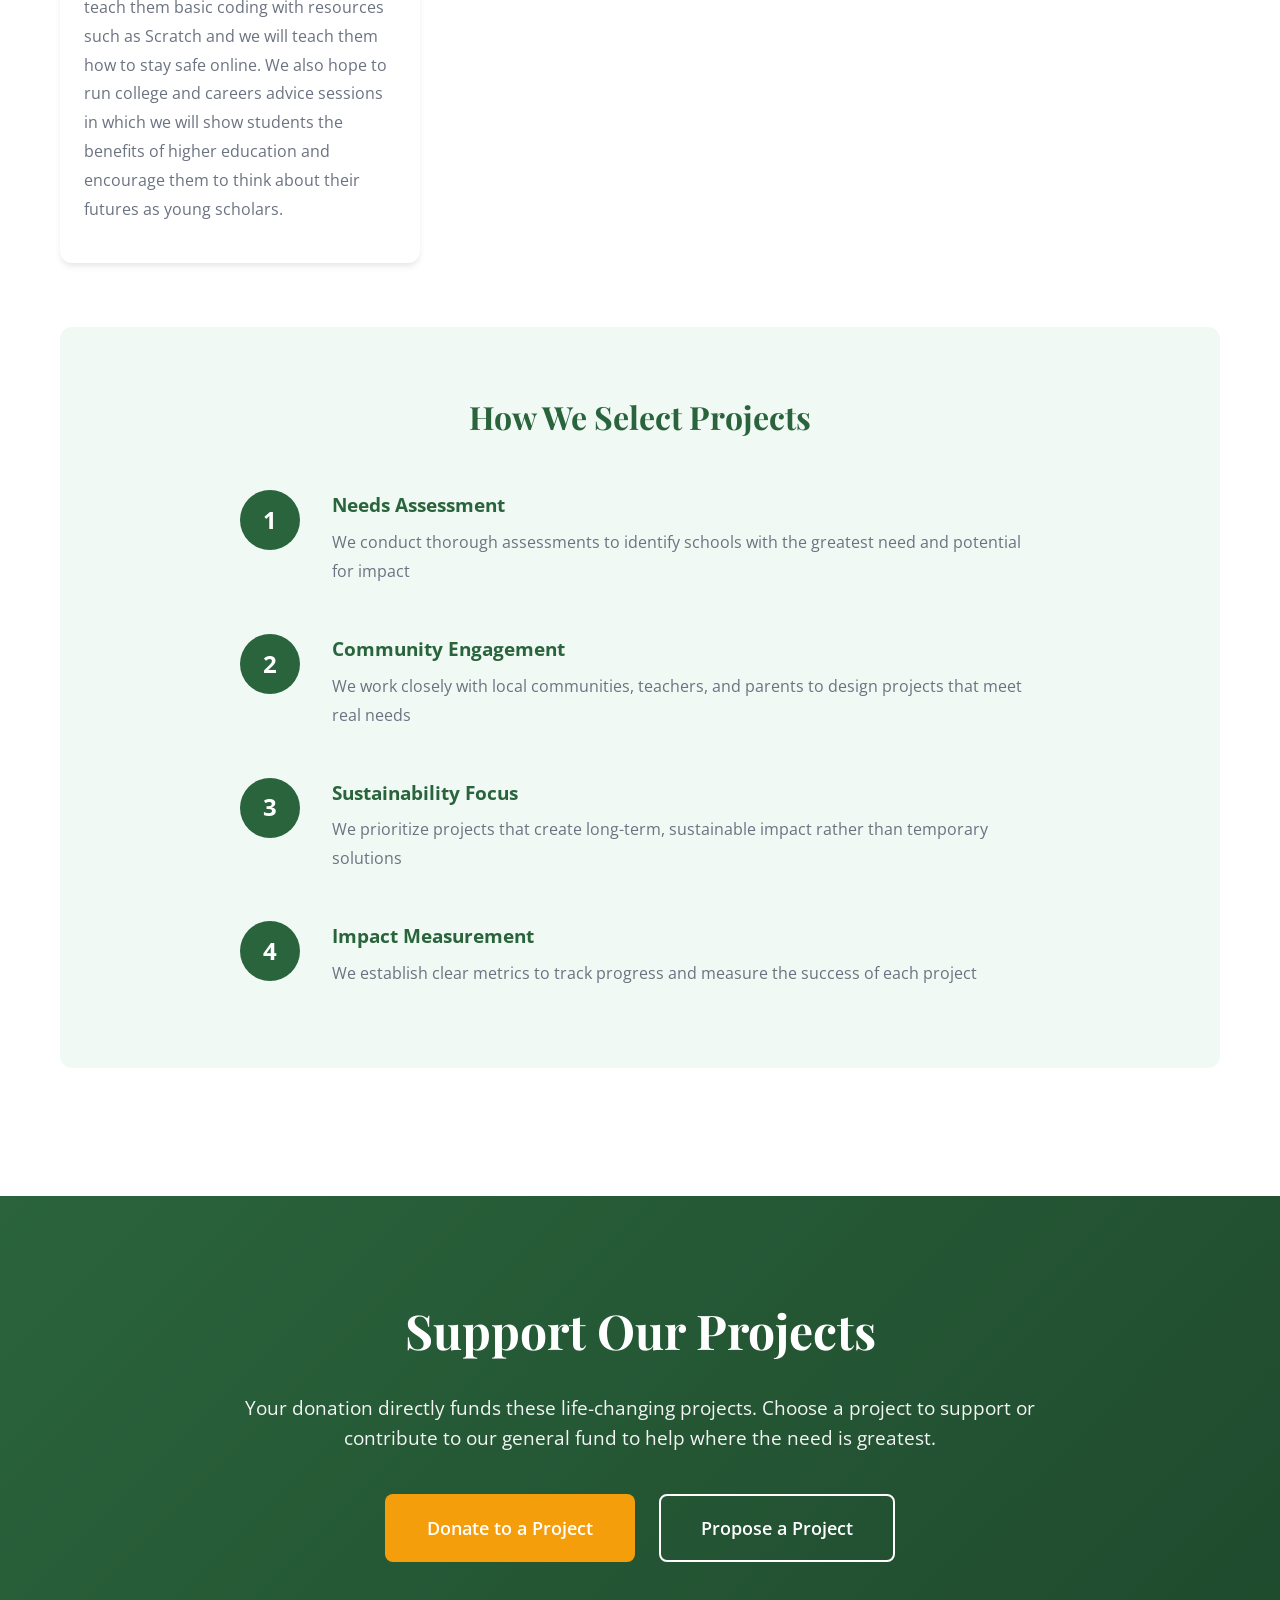
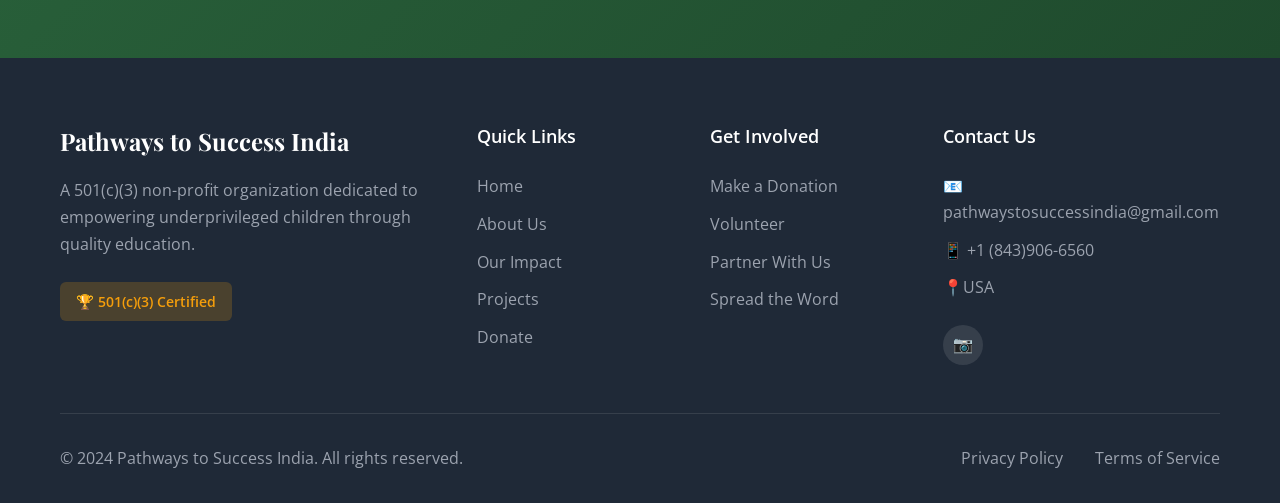
<file: pages/projects.html>
<!DOCTYPE html>
<html lang="en">
<head>
    <meta charset="UTF-8">
    <meta name="viewport" content="width=device-width, initial-scale=1.0">
    <meta name="description" content="Explore Pathways to Success India's educational projects across India">
    <title>Our Projects - Pathways to Success India</title>
    <link rel="icon" href="../favicon.ico">
    <link rel="icon" type="image/png" sizes="32x32" href="../favicon-32x32.png">
    <link rel="icon" type="image/png" sizes="16x16" href="../favicon-16x16.png">
    <link rel="apple-touch-icon" href="../apple-touch-icon.png">
    <link rel="stylesheet" href="../css/styles.css">
    <link rel="preconnect" href="https://fonts.googleapis.com">
    <link rel="preconnect" href="https://fonts.gstatic.com" crossorigin>
    <link href="https://fonts.googleapis.com/css2?family=Open+Sans:wght@300;400;600;700&family=Playfair+Display:wght@700&display=swap" rel="stylesheet">
</head>
<body data-page="projects">
    <!-- Header will be loaded here -->
    <div id="header-placeholder"></div>

    <!-- Page Hero -->
    <section class="page-hero">
        <div class="container">
            <h1>Our Projects</h1>
            <p>Creating sustainable change through focused educational initiatives</p>
        </div>
    </section>

    <!-- Active Projects -->
    <section class="page-content">
        <div class="container">
            <div class="content-section">
                <h2 style="text-align: center; margin-bottom: 1rem;">Our Project Areas</h2>
                <p style="text-align: center; color: var(--text-gray); max-width: 700px; margin: 0 auto 3rem;">
                    Seven key focus areas driving educational transformation across India
                </p>
                <div class="projects-grid">
                    <div class="project-card">
                        <div class="project-image">
                            <img src="../images/project-virtual-sessions.jpg" alt="Virtual Learning Sessions" style="width: 100%; height: 100%; object-fit: cover;">
                            <div class="project-badge" style="background: var(--primary-green);">Featured</div>
                        </div>
                        <div class="project-content">
                            <h3 class="project-title">Virtual Learning Sessions</h3>
                            <p class="project-description">
                                Through live Zoom sessions, we connect directly with students in the schools we support to explore important topics that go beyond academics — such as the impact of screen time, the benefits of staying physically active, and building healthy everyday habits. Each session is interactive and relatable, giving students practical takeaways they can apply in their daily lives.
                            </p>
                            <a href="virtual-sessions.html" class="btn btn-text">Learn More →</a>
                        </div>
                    </div>

                    <div class="project-card">
                        <div class="project-image">
                            <img src="../images/project-digital-learning.jpg" alt="Technology" style="width: 100%; height: 100%; object-fit: cover;">
                            <div class="project-badge">Active</div>
                        </div>
                        <div class="project-content">
                            <h3 class="project-title">Technology</h3>
                            <p class="project-description">
                                Our technology initiative brings computers to underprivileged children, giving them access to essential digital tools. We also aim to set up a teaching program to foster computer literacy. In a world increasingly reliant on technology, it is vital that all children have access to good technology that allows them to gain the invaluable skills needed to excel in a workplace.
                            </p>
                        </div>
                    </div>

                    <div class="project-card">
                        <div class="project-image">
                            <img src="../images/project-classroom-resources.jpg" alt="Classroom Resources" style="width: 100%; height: 100%; object-fit: cover;">
                            <div class="project-badge">Active</div>
                        </div>
                        <div class="project-content">
                            <h3 class="project-title">Classroom Resources</h3>
                            <p class="project-description">
                                Many students in India lack key learning equipment such as books, stationary, textbooks and bags that are vital to giving them an enriching learning experience. Often due to lack of school funding and parents not being able to afford new equipment for their children, students are forced to learn with old and poor quality resources.
                            </p>
                            <p class="project-description" style="margin-top: 1rem;">
                                We aim to deliver new resources to these schools including reading books for all ages, notebooks, textbook sets for each classroom, stationary and more.
                            </p>
                        </div>
                    </div>

                    <div class="project-card">
                        <div class="project-image">
                            <img src="../images/project-health-education.jpg" alt="Health Education" style="width: 100%; height: 100%; object-fit: cover;">
                            <div class="project-badge">Active</div>
                        </div>
                        <div class="project-content">
                            <h3 class="project-title">Health Education</h3>
                            <p class="project-description">
                                Many schools do not adequately teach children about proper nutrition or essential hygiene practices, leaving gaps in their education. We are dedicated to helping promote the overall-wellbeing of the children we serve by teaching the importance of eating healthy, well-balanced meals and regular exercise. Additionally, we emphasize hygiene practices especially for young girls, to ensure they have the knowledge to take care of their bodies.
                            </p>
                        </div>
                    </div>

                    <div class="project-card">
                        <div class="project-image">
                            <img src="../images/project-sport-equipment.jpg" alt="Health Education" style="width: 100%; height: 100%; object-fit: cover;">
                            <div class="project-badge">Active</div>
                        </div>
                        <div class="project-content">
                            <h3 class="project-title">Sports</h3>
                            <p class="project-description">
                                Sports can be such an amazing outlet for so many students and we are very grateful to have access to and be able to try many different types of sports. Unfortunately, although there are many budding athletes in these schools, their equipment is often limited and in need of renewal.
                            </p>
                            <p class="project-description" style="margin-top: 1rem;">
                                We would like to deliver a range of new equipment to these schools so that the students can enjoy and try their hand at a variety of different sports.
                            </p>
                        </div>
                    </div>

                    <div class="project-card">
                        <div class="project-image">
                            <img src="../images/project-scholarships-grants.jpg" alt="Health Education" style="width: 100%; height: 100%; object-fit: cover;">
                            <div class="project-badge">Active</div>
                        </div>
                        <div class="project-content">
                            <h3 class="project-title">Scholarships and Grants</h3>
                            <p class="project-description">
                              Many talented and hardworking students across India are unable to pursue higher education due to financial barriers. Despite their potential, the cost of tuition, books, uniforms, and transportation often puts continued education out of reach for families already struggling to meet daily needs.
                            </p>
                            <p class="project-description">
                              Through our scholarship initiative, we aim to support these students by covering essential educational expenses, helping them stay in school and strive toward brighter futures. Our goal is to identify deserving students and provide them with the financial assistance they need to complete their schooling and access opportunities for higher education.
                            </p>
                        </div>
                    </div>

                    <div class="project-card">
                        <div class="project-image">
                            <img src="../images/project-learning-programs.jpg" alt="Health Education" style="width: 100%; height: 100%; object-fit: cover;">
                            <div class="project-badge">Active</div>
                        </div>
                        <div class="project-content">
                            <h3 class="project-title">Learning Programs</h3>
                            <p class="project-description">
                                Alongside, and due to, poor technological equipment, many students in India lack basic computer literacy skills and proper resources for learning to code and other general computer skills. Lots of students will also choose not to pursue higher education for many different reasons including financial reasons and family responsibilities.
                            </p>
                            <p class="project-description" style="margin-top: 1rem;">
                                In our education programs we aim to teach young kids basic coding and computer literacy in order to open them up to the wide world of computer science and prepare them for any roles technology might have in their careers in later life. We will tailor the sessions based on age groups and we aim to teach them basic coding with resources such as Scratch and we will teach them how to stay safe online. We also hope to run college and careers advice sessions in which we will show students the benefits of higher education and encourage them to think about their futures as young scholars.
                            </p>
                        </div>
                    </div>
                </div>
            </div>

            <!-- Completed Projects -->
            <div class="content-section" style="background: var(--bg-light); padding: 4rem; border-radius: 12px; margin: 4rem 0; display: none;">
                <h2 style="text-align: center; margin-bottom: 1rem;">Completed Projects</h2>
                <p style="text-align: center; color: var(--text-gray); max-width: 700px; margin: 0 auto 3rem;">
                    Successful initiatives that have transformed schools and communities
                </p>
                <div class="projects-grid">
                    <div class="project-card">
                        <div class="project-image">
                            <div class="image-placeholder">Completed Project 1</div>
                            <div class="project-badge" style="background: var(--primary-green);">Completed</div>
                        </div>
                        <div class="project-content">
                            <h3 class="project-title">Teacher Training Program</h3>
                            <p class="project-description">
                                Comprehensive professional development program for teachers focusing on modern
                                teaching methodologies and student-centered learning approaches.
                            </p>
                            <div class="project-meta">
                                <span class="meta-item">📅 Completed: Jan 2024</span>
                            </div>
                            <div style="padding-top: 1rem; border-top: 1px solid var(--border-color); margin-top: 1rem;">
                                <strong style="color: var(--primary-green); display: block; margin-bottom: 0.5rem;">Results Achieved:</strong>
                                <ul style="padding-left: 1.5rem; color: var(--text-gray); line-height: 1.8;">
                                    <li>30 teachers trained</li>
                                    <li>6 schools benefited</li>
                                    <li>Teaching quality improved by 45%</li>
                                </ul>
                            </div>
                        </div>
                    </div>

                    <div class="project-card">
                        <div class="project-image">
                            <div class="image-placeholder">Completed Project 2</div>
                            <div class="project-badge" style="background: var(--primary-green);">Completed</div>
                        </div>
                        <div class="project-content">
                            <h3 class="project-title">Clean Water & Hygiene Initiative</h3>
                            <p class="project-description">
                                Installing clean water facilities and conducting hygiene awareness programs to
                                improve health and reduce absenteeism among students.
                            </p>
                            <div class="project-meta">
                                <span class="meta-item">📅 Completed: Nov 2023</span>
                            </div>
                            <div style="padding-top: 1rem; border-top: 1px solid var(--border-color); margin-top: 1rem;">
                                <strong style="color: var(--primary-green); display: block; margin-bottom: 0.5rem;">Results Achieved:</strong>
                                <ul style="padding-left: 1.5rem; color: var(--text-gray); line-height: 1.8;">
                                    <li>Water filters installed in 8 schools</li>
                                    <li>400+ students benefited</li>
                                    <li>Health-related absences reduced by 50%</li>
                                </ul>
                            </div>
                        </div>
                    </div>

                    <div class="project-card">
                        <div class="project-image">
                            <div class="image-placeholder">Completed Project 3</div>
                            <div class="project-badge" style="background: var(--primary-green);">Completed</div>
                        </div>
                        <div class="project-content">
                            <h3 class="project-title">Student Learning Kit Distribution</h3>
                            <p class="project-description">
                                Providing comprehensive learning kits with stationery, workbooks, and educational
                                materials to students from low-income families.
                            </p>
                            <div class="project-meta">
                                <span class="meta-item">📅 Completed: Aug 2023</span>
                            </div>
                            <div style="padding-top: 1rem; border-top: 1px solid var(--border-color); margin-top: 1rem;">
                                <strong style="color: var(--primary-green); display: block; margin-bottom: 0.5rem;">Results Achieved:</strong>
                                <ul style="padding-left: 1.5rem; color: var(--text-gray); line-height: 1.8;">
                                    <li>200+ learning kits distributed</li>
                                    <li>10 schools covered</li>
                                    <li>Academic performance improved by 30%</li>
                                </ul>
                            </div>
                        </div>
                    </div>
                </div>
            </div>

            <!-- How We Select Projects -->
            <div class="content-section" style="background: var(--bg-green-light); padding: 4rem; border-radius: 12px;">
                <h2 style="text-align: center; margin-bottom: 3rem;">How We Select Projects</h2>
                <div style="max-width: 800px; margin: 0 auto;">
                    <div style="display: flex; gap: 2rem; margin-bottom: 2rem; align-items: flex-start;">
                        <div style="min-width: 60px;">
                            <div style="width: 60px; height: 60px; border-radius: 50%; background: var(--primary-green); color: var(--white); display: flex; align-items: center; justify-content: center; font-weight: 700; font-size: 1.5rem;">1</div>
                        </div>
                        <div style="flex: 1;">
                            <h3 style="color: var(--primary-green); margin-bottom: 0.5rem;">Needs Assessment</h3>
                            <p style="color: var(--text-gray);">We conduct thorough assessments to identify schools with the greatest need and potential for impact</p>
                        </div>
                    </div>
                    <div style="display: flex; gap: 2rem; margin-bottom: 2rem; align-items: flex-start;">
                        <div style="min-width: 60px;">
                            <div style="width: 60px; height: 60px; border-radius: 50%; background: var(--primary-green); color: var(--white); display: flex; align-items: center; justify-content: center; font-weight: 700; font-size: 1.5rem;">2</div>
                        </div>
                        <div style="flex: 1;">
                            <h3 style="color: var(--primary-green); margin-bottom: 0.5rem;">Community Engagement</h3>
                            <p style="color: var(--text-gray);">We work closely with local communities, teachers, and parents to design projects that meet real needs</p>
                        </div>
                    </div>
                    <div style="display: flex; gap: 2rem; margin-bottom: 2rem; align-items: flex-start;">
                        <div style="min-width: 60px;">
                            <div style="width: 60px; height: 60px; border-radius: 50%; background: var(--primary-green); color: var(--white); display: flex; align-items: center; justify-content: center; font-weight: 700; font-size: 1.5rem;">3</div>
                        </div>
                        <div style="flex: 1;">
                            <h3 style="color: var(--primary-green); margin-bottom: 0.5rem;">Sustainability Focus</h3>
                            <p style="color: var(--text-gray);">We prioritize projects that create long-term, sustainable impact rather than temporary solutions</p>
                        </div>
                    </div>
                    <div style="display: flex; gap: 2rem; align-items: flex-start;">
                        <div style="min-width: 60px;">
                            <div style="width: 60px; height: 60px; border-radius: 50%; background: var(--primary-green); color: var(--white); display: flex; align-items: center; justify-content: center; font-weight: 700; font-size: 1.5rem;">4</div>
                        </div>
                        <div style="flex: 1;">
                            <h3 style="color: var(--primary-green); margin-bottom: 0.5rem;">Impact Measurement</h3>
                            <p style="color: var(--text-gray);">We establish clear metrics to track progress and measure the success of each project</p>
                        </div>
                    </div>
                </div>
            </div>
        </div>
    </section>

    <!-- CTA Section -->
    <section class="cta-section">
        <div class="container">
            <div class="cta-content">
                <h2 class="cta-title">Support Our Projects</h2>
                <p class="cta-text">
                    Your donation directly funds these life-changing projects. Choose a project to support
                    or contribute to our general fund to help where the need is greatest.
                </p>
                <div class="cta-buttons">
                    <a href="donate.html" class="btn btn-primary btn-large">Donate to a Project</a>
                    <a href="contact.html" class="btn btn-outline btn-large">Propose a Project</a>
                </div>
            </div>
        </div>
    </section>

    <!-- Footer will be loaded here -->
    <div id="footer-placeholder"></div>

    <script src="../js/components.js"></script>
    <script src="../js/script.js"></script>
</body>
</html>
</file>
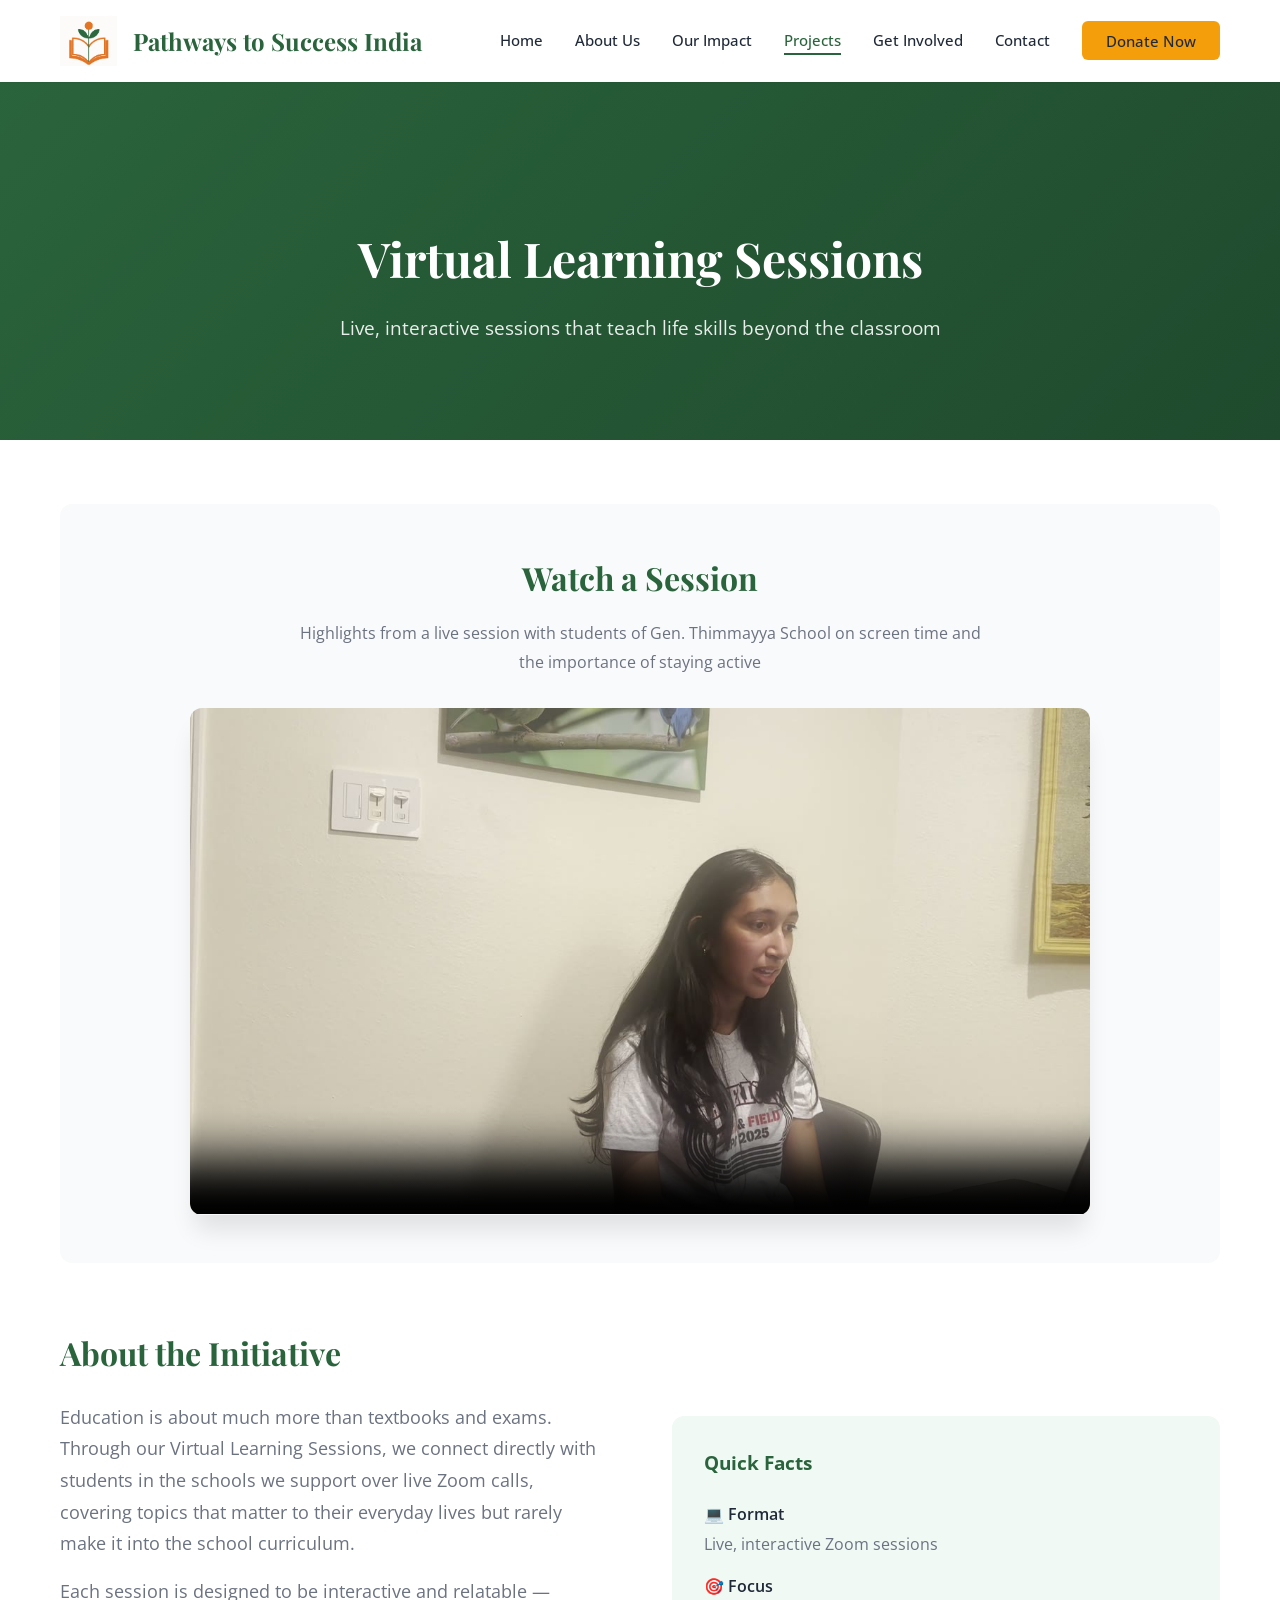
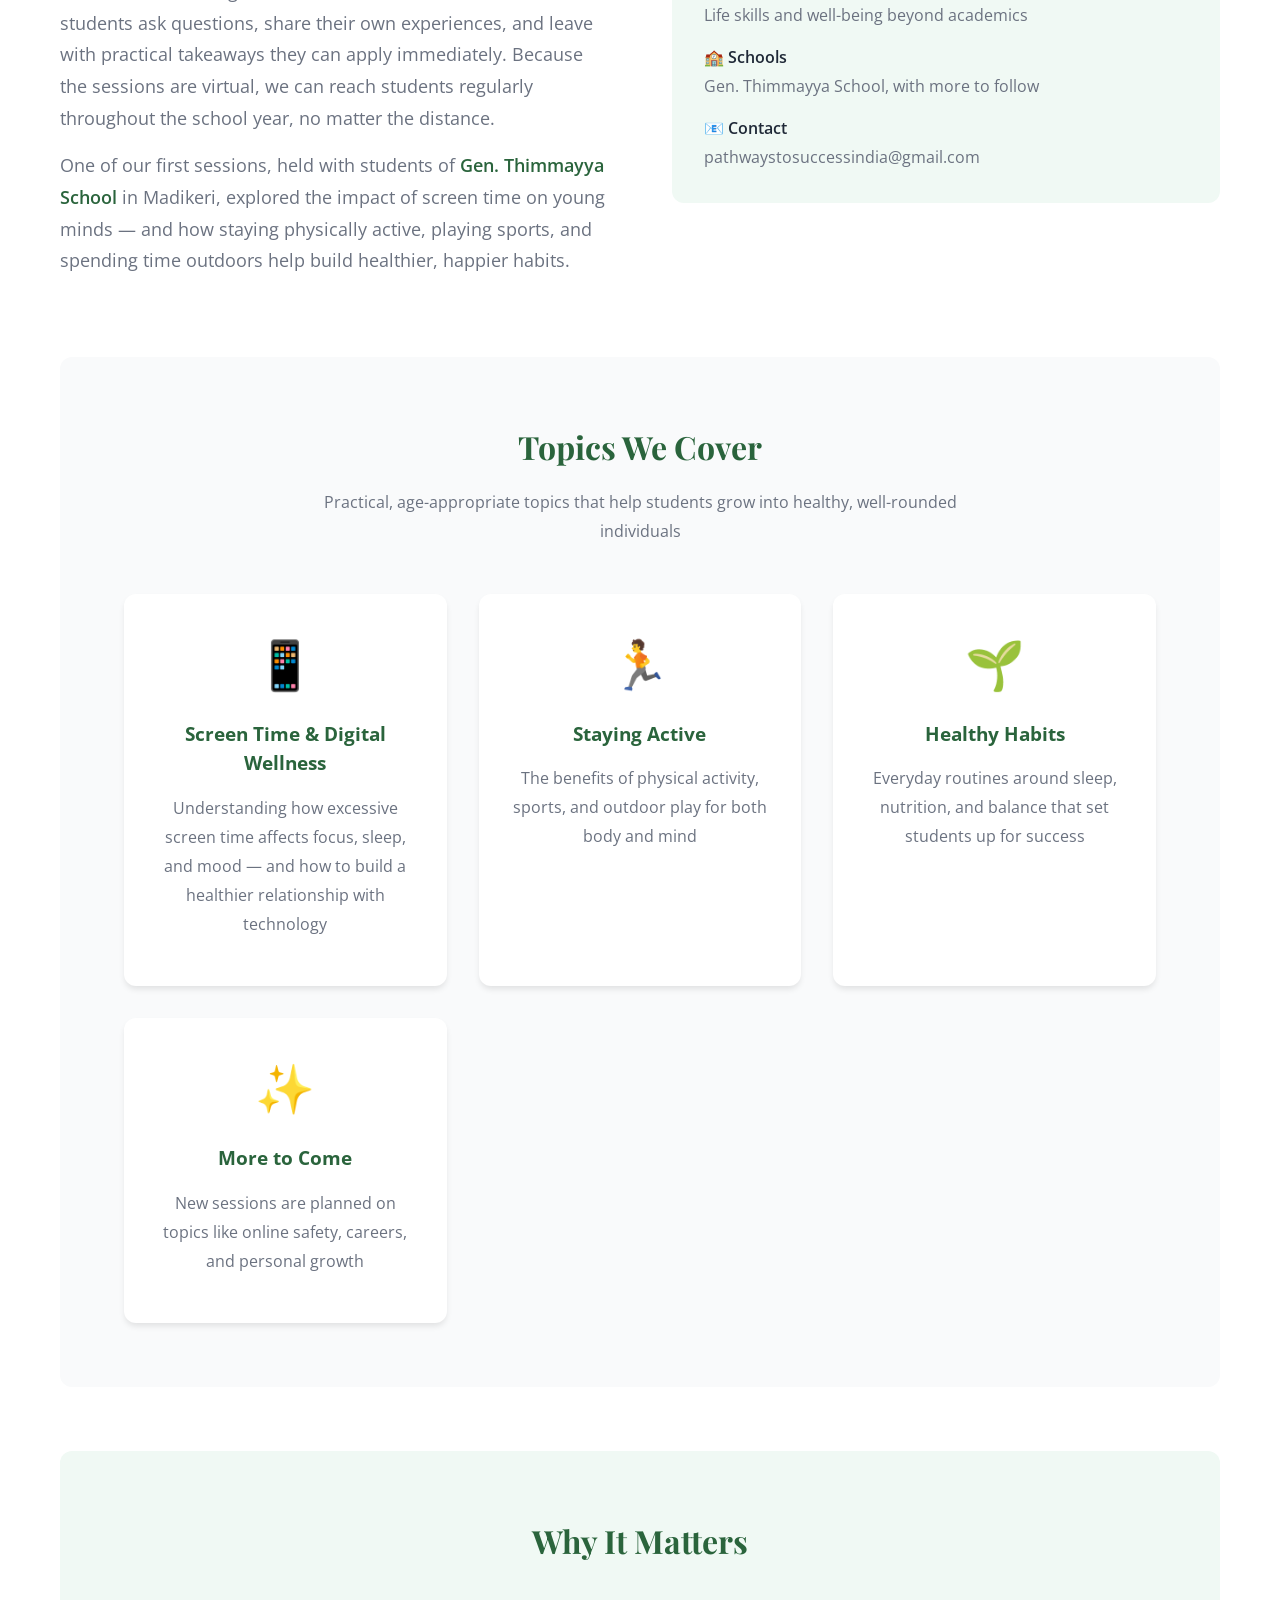
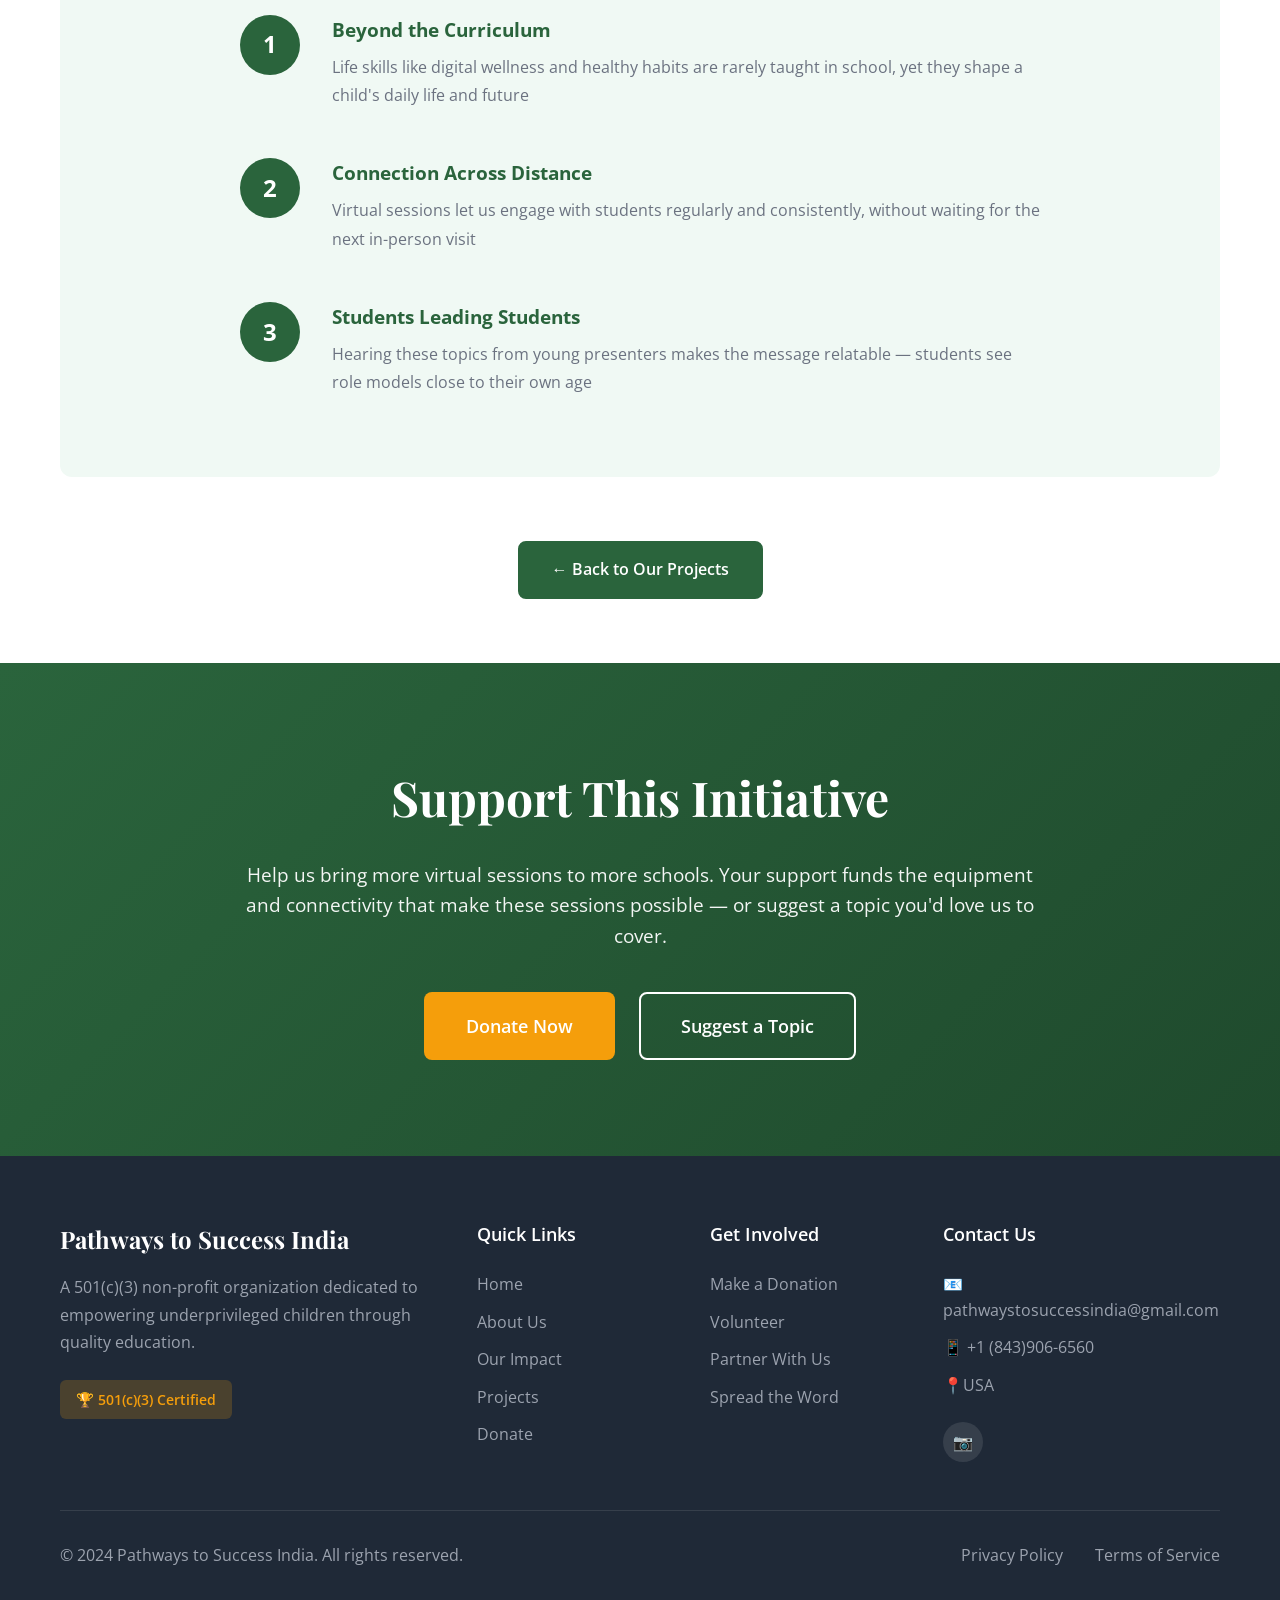
<file: pages/virtual-sessions.html>
<!DOCTYPE html>
<html lang="en">
<head>
    <meta charset="UTF-8">
    <meta name="viewport" content="width=device-width, initial-scale=1.0">
    <meta name="description" content="Virtual Learning Sessions - Live Zoom sessions teaching life skills beyond academics to students in schools supported by Pathways to Success India">
    <title>Virtual Learning Sessions - Pathways to Success India</title>
    <link rel="icon" href="../favicon.ico">
    <link rel="icon" type="image/png" sizes="32x32" href="../favicon-32x32.png">
    <link rel="icon" type="image/png" sizes="16x16" href="../favicon-16x16.png">
    <link rel="apple-touch-icon" href="../apple-touch-icon.png">
    <link rel="stylesheet" href="../css/styles.css">
    <link rel="preconnect" href="https://fonts.googleapis.com">
    <link rel="preconnect" href="https://fonts.gstatic.com" crossorigin>
    <link href="https://fonts.googleapis.com/css2?family=Open+Sans:wght@300;400;600;700&family=Playfair+Display:wght@700&display=swap" rel="stylesheet">
</head>
<body data-page="projects">
    <!-- Header will be loaded here -->
    <div id="header-placeholder"></div>

    <!-- Page Hero -->
    <section class="page-hero">
        <div class="container">
            <h1>Virtual Learning Sessions</h1>
            <p>Live, interactive sessions that teach life skills beyond the classroom</p>
        </div>
    </section>

    <!-- Session Video -->
    <section class="page-content">
        <div class="container">
            <div class="content-section">
                <div style="background: var(--bg-light); padding: 3rem; border-radius: 12px;">
                    <h2 style="text-align: center; margin-bottom: 1rem;">Watch a Session</h2>
                    <p style="text-align: center; color: var(--text-gray); max-width: 700px; margin: 0 auto 2rem;">
                        Highlights from a live session with students of Gen. Thimmayya School on screen time
                        and the importance of staying active
                    </p>
                    <div style="max-width: 900px; margin: 0 auto; border-radius: 12px; overflow: hidden; box-shadow: var(--shadow-xl);">
                        <video controls preload="metadata" poster="../images/project-virtual-sessions.jpg" style="width: 100%; display: block;">
                            <source src="https://d2ot3z5xcrn0h2.cloudfront.net/misc/virtual-sessions.mp4" type="video/mp4">
                            Your browser does not support the video tag.
                        </video>
                    </div>
                </div>
            </div>

            <!-- About the Initiative -->
            <div class="content-section">
                <div class="mission-grid">
                    <div class="mission-content">
                        <h2>About the Initiative</h2>
                        <p class="mission-text">
                            Education is about much more than textbooks and exams. Through our Virtual Learning
                            Sessions, we connect directly with students in the schools we support over live Zoom
                            calls, covering topics that matter to their everyday lives but rarely make it into
                            the school curriculum.
                        </p>
                        <p class="mission-text">
                            Each session is designed to be interactive and relatable — students ask questions,
                            share their own experiences, and leave with practical takeaways they can apply
                            immediately. Because the sessions are virtual, we can reach students regularly
                            throughout the school year, no matter the distance.
                        </p>
                        <p class="mission-text">
                            One of our first sessions, held with students of
                            <a href="schools/thimmaiah-school.html" style="color: var(--primary-green); font-weight: 600;">Gen. Thimmayya School</a>
                            in Madikeri, explored the impact of screen time on young minds — and how staying
                            physically active, playing sports, and spending time outdoors help build healthier,
                            happier habits.
                        </p>
                    </div>
                    <div>
                        <div style="background: var(--bg-green-light); padding: 2rem; border-radius: 12px;">
                            <h3 style="color: var(--primary-green); margin-bottom: 1.5rem;">Quick Facts</h3>
                            <div style="display: flex; flex-direction: column; gap: 1rem;">
                                <div>
                                    <div style="font-weight: 600; color: var(--text-dark); margin-bottom: 0.25rem;">💻 Format</div>
                                    <div style="color: var(--text-gray);">Live, interactive Zoom sessions</div>
                                </div>
                                <div>
                                    <div style="font-weight: 600; color: var(--text-dark); margin-bottom: 0.25rem;">🎯 Focus</div>
                                    <div style="color: var(--text-gray);">Life skills and well-being beyond academics</div>
                                </div>
                                <div>
                                    <div style="font-weight: 600; color: var(--text-dark); margin-bottom: 0.25rem;">🏫 Schools</div>
                                    <div style="color: var(--text-gray);">Gen. Thimmayya School, with more to follow</div>
                                </div>
                                <div>
                                    <div style="font-weight: 600; color: var(--text-dark); margin-bottom: 0.25rem;">📧 Contact</div>
                                    <div style="color: var(--text-gray);">pathwaystosuccessindia@gmail.com</div>
                                </div>
                            </div>
                        </div>
                    </div>
                </div>
            </div>

            <!-- Topics We Cover -->
            <div class="content-section" style="background: var(--bg-light); padding: 4rem; border-radius: 12px; margin: 4rem 0;">
                <h2 style="text-align: center; margin-bottom: 1rem;">Topics We Cover</h2>
                <p style="text-align: center; color: var(--text-gray); max-width: 700px; margin: 0 auto 3rem;">
                    Practical, age-appropriate topics that help students grow into healthy, well-rounded individuals
                </p>
                <div style="display: grid; grid-template-columns: repeat(auto-fit, minmax(260px, 1fr)); gap: 2rem;">
                    <div style="background: var(--white); padding: 2rem; border-radius: 12px; box-shadow: var(--shadow-md); text-align: center;">
                        <div style="font-size: 3rem; margin-bottom: 1rem;">📱</div>
                        <h3 style="color: var(--primary-green); margin-bottom: 1rem;">Screen Time & Digital Wellness</h3>
                        <p style="color: var(--text-gray);">Understanding how excessive screen time affects focus, sleep, and mood — and how to build a healthier relationship with technology</p>
                    </div>
                    <div style="background: var(--white); padding: 2rem; border-radius: 12px; box-shadow: var(--shadow-md); text-align: center;">
                        <div style="font-size: 3rem; margin-bottom: 1rem;">🏃</div>
                        <h3 style="color: var(--primary-green); margin-bottom: 1rem;">Staying Active</h3>
                        <p style="color: var(--text-gray);">The benefits of physical activity, sports, and outdoor play for both body and mind</p>
                    </div>
                    <div style="background: var(--white); padding: 2rem; border-radius: 12px; box-shadow: var(--shadow-md); text-align: center;">
                        <div style="font-size: 3rem; margin-bottom: 1rem;">🌱</div>
                        <h3 style="color: var(--primary-green); margin-bottom: 1rem;">Healthy Habits</h3>
                        <p style="color: var(--text-gray);">Everyday routines around sleep, nutrition, and balance that set students up for success</p>
                    </div>
                    <div style="background: var(--white); padding: 2rem; border-radius: 12px; box-shadow: var(--shadow-md); text-align: center;">
                        <div style="font-size: 3rem; margin-bottom: 1rem;">✨</div>
                        <h3 style="color: var(--primary-green); margin-bottom: 1rem;">More to Come</h3>
                        <p style="color: var(--text-gray);">New sessions are planned on topics like online safety, careers, and personal growth</p>
                    </div>
                </div>
            </div>

            <!-- Why It Matters -->
            <div class="content-section" style="background: var(--bg-green-light); padding: 4rem; border-radius: 12px;">
                <h2 style="text-align: center; margin-bottom: 3rem;">Why It Matters</h2>
                <div style="max-width: 800px; margin: 0 auto;">
                    <div style="display: flex; gap: 2rem; margin-bottom: 2rem; align-items: flex-start;">
                        <div style="min-width: 60px;">
                            <div style="width: 60px; height: 60px; border-radius: 50%; background: var(--primary-green); color: var(--white); display: flex; align-items: center; justify-content: center; font-weight: 700; font-size: 1.5rem;">1</div>
                        </div>
                        <div style="flex: 1;">
                            <h3 style="color: var(--primary-green); margin-bottom: 0.5rem;">Beyond the Curriculum</h3>
                            <p style="color: var(--text-gray);">Life skills like digital wellness and healthy habits are rarely taught in school, yet they shape a child's daily life and future</p>
                        </div>
                    </div>
                    <div style="display: flex; gap: 2rem; margin-bottom: 2rem; align-items: flex-start;">
                        <div style="min-width: 60px;">
                            <div style="width: 60px; height: 60px; border-radius: 50%; background: var(--primary-green); color: var(--white); display: flex; align-items: center; justify-content: center; font-weight: 700; font-size: 1.5rem;">2</div>
                        </div>
                        <div style="flex: 1;">
                            <h3 style="color: var(--primary-green); margin-bottom: 0.5rem;">Connection Across Distance</h3>
                            <p style="color: var(--text-gray);">Virtual sessions let us engage with students regularly and consistently, without waiting for the next in-person visit</p>
                        </div>
                    </div>
                    <div style="display: flex; gap: 2rem; align-items: flex-start;">
                        <div style="min-width: 60px;">
                            <div style="width: 60px; height: 60px; border-radius: 50%; background: var(--primary-green); color: var(--white); display: flex; align-items: center; justify-content: center; font-weight: 700; font-size: 1.5rem;">3</div>
                        </div>
                        <div style="flex: 1;">
                            <h3 style="color: var(--primary-green); margin-bottom: 0.5rem;">Students Leading Students</h3>
                            <p style="color: var(--text-gray);">Hearing these topics from young presenters makes the message relatable — students see role models close to their own age</p>
                        </div>
                    </div>
                </div>
            </div>

            <!-- Back Button -->
            <div style="text-align: center; margin-top: 3rem;">
                <a href="projects.html" class="btn btn-secondary">← Back to Our Projects</a>
            </div>
        </div>
    </section>

    <!-- CTA Section -->
    <section class="cta-section">
        <div class="container">
            <div class="cta-content">
                <h2 class="cta-title">Support This Initiative</h2>
                <p class="cta-text">
                    Help us bring more virtual sessions to more schools. Your support funds the equipment and
                    connectivity that make these sessions possible — or suggest a topic you'd love us to cover.
                </p>
                <div class="cta-buttons">
                    <a href="donate.html" class="btn btn-primary btn-large">Donate Now</a>
                    <a href="contact.html" class="btn btn-outline btn-large">Suggest a Topic</a>
                </div>
            </div>
        </div>
    </section>

    <!-- Footer will be loaded here -->
    <div id="footer-placeholder"></div>

    <script src="../js/components.js"></script>
    <script src="../js/script.js"></script>
</body>
</html>
</file>
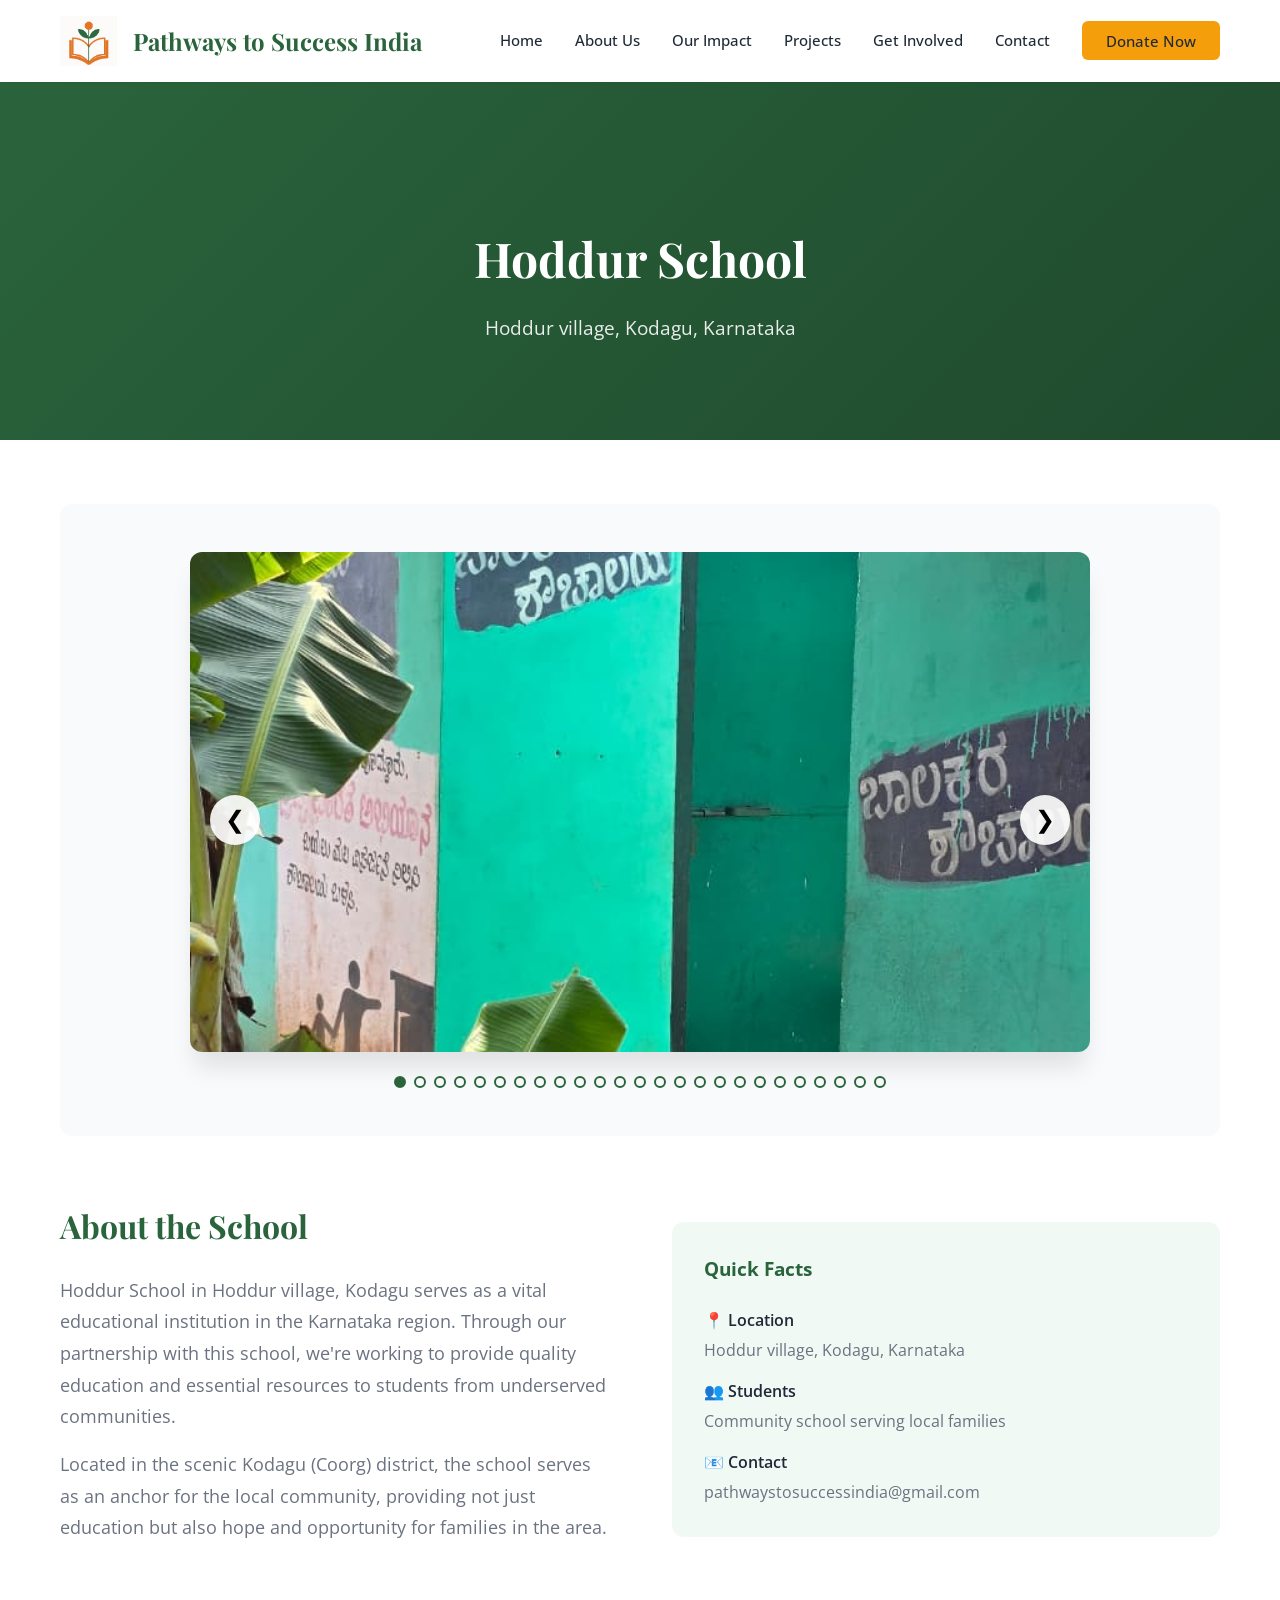
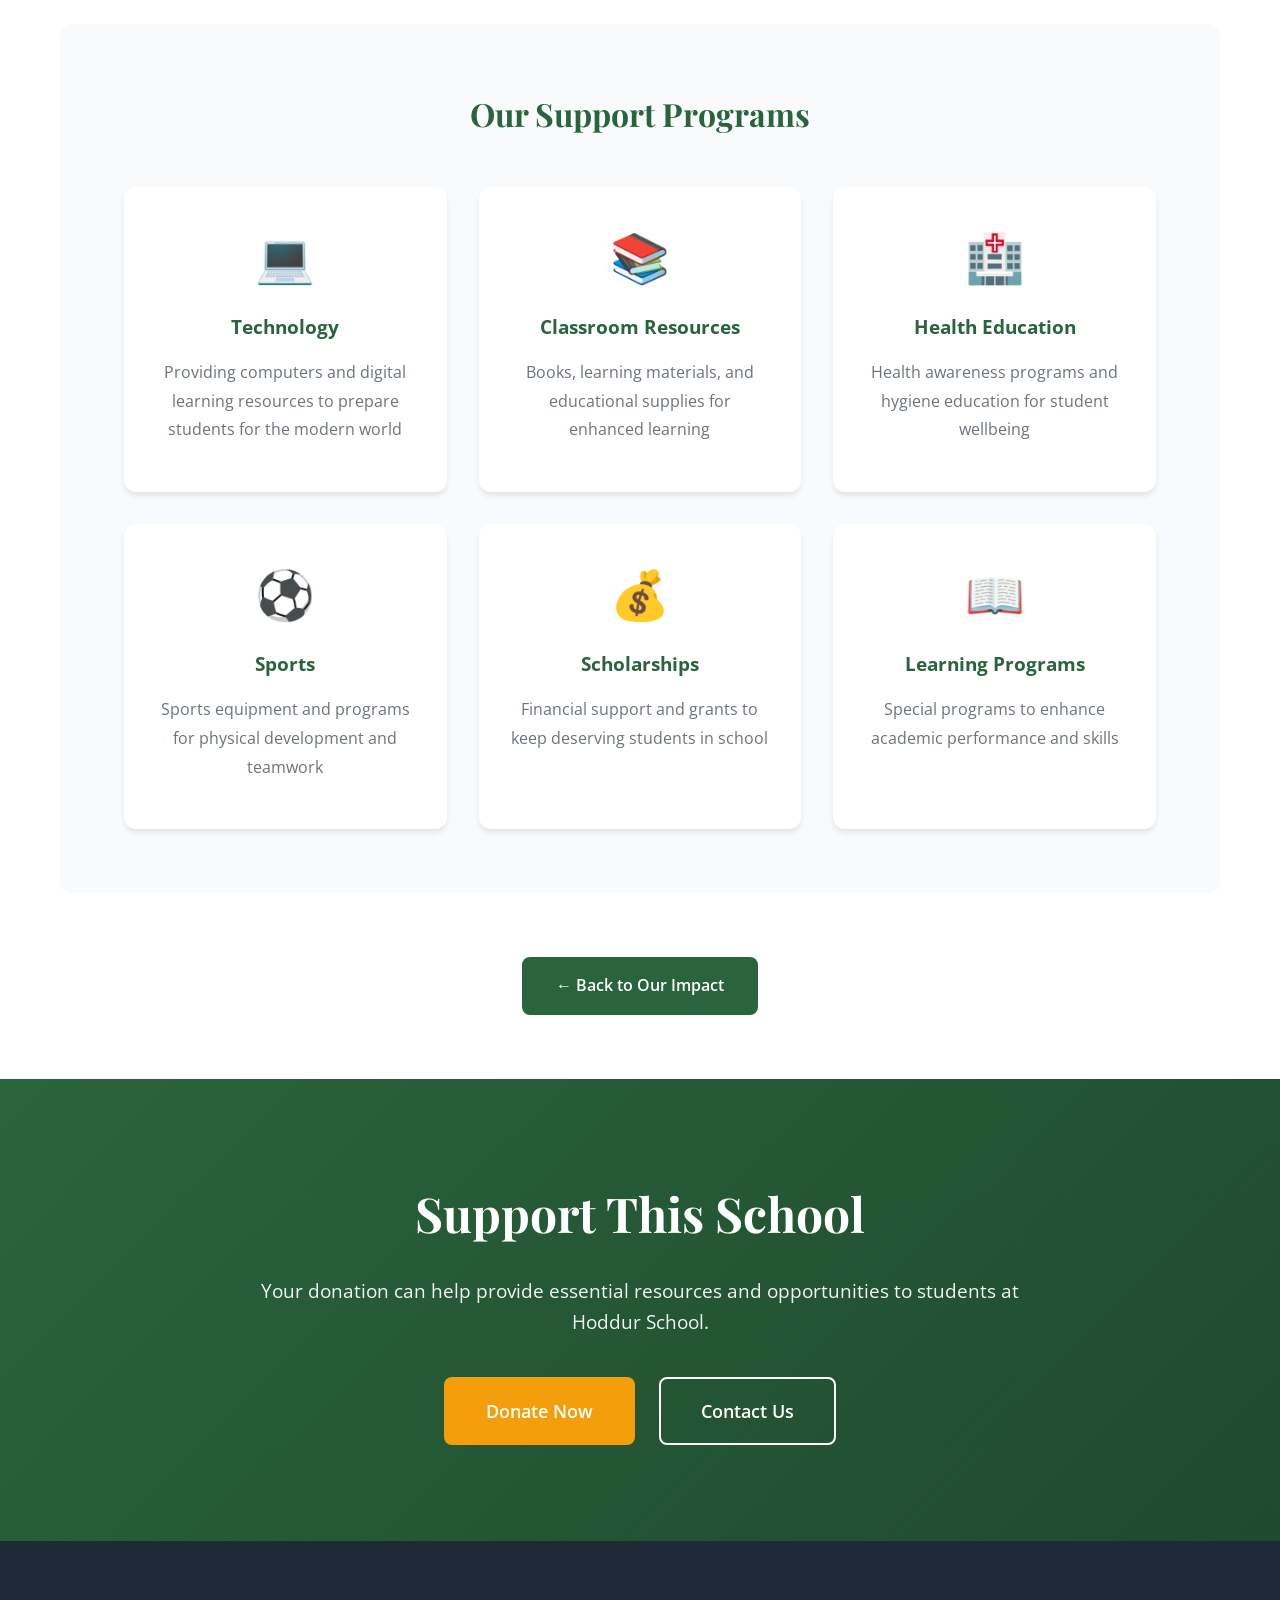
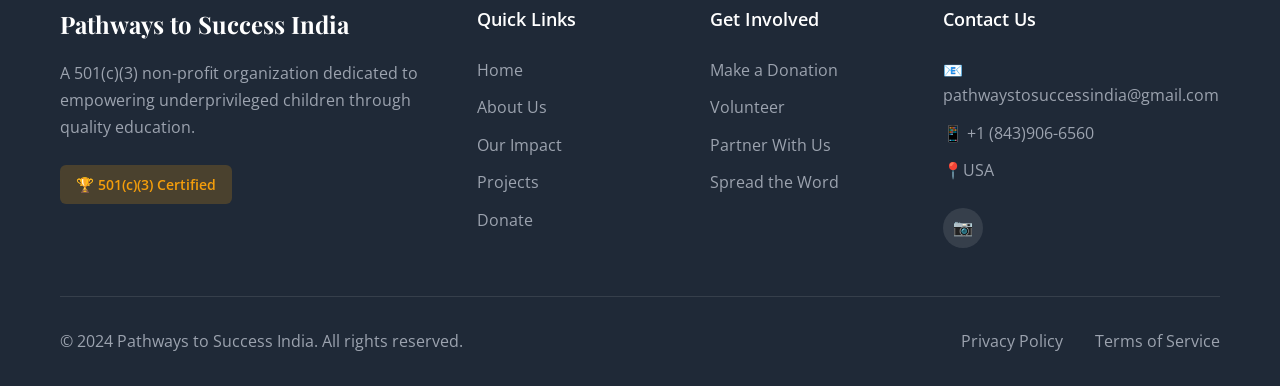
<file: pages/schools/hoddur-school.html>
<!DOCTYPE html>
<html lang="en">
<head>
    <meta charset="UTF-8">
    <meta name="viewport" content="width=device-width, initial-scale=1.0">
    <meta name="description" content="Learn about Hoddur School - A rural school supported by Pathways to Success India">
    <title>Hoddur School - Pathways to Success India</title>
    <link rel="icon" href="../../favicon.ico">
    <link rel="icon" type="image/png" sizes="32x32" href="../../favicon-32x32.png">
    <link rel="icon" type="image/png" sizes="16x16" href="../../favicon-16x16.png">
    <link rel="apple-touch-icon" href="../../apple-touch-icon.png">
    <link rel="stylesheet" href="../../css/styles.css">
    <link rel="preconnect" href="https://fonts.googleapis.com">
    <link rel="preconnect" href="https://fonts.gstatic.com" crossorigin>
    <link href="https://fonts.googleapis.com/css2?family=Open+Sans:wght@300;400;600;700&family=Playfair+Display:wght@700&display=swap" rel="stylesheet">
</head>
<body data-page="school">
    <!-- Header will be loaded here -->
    <div id="header-placeholder"></div>

    <!-- Page Hero -->
    <section class="page-hero">
        <div class="container">
            <h1>Hoddur School</h1>
            <p>Hoddur village, Kodagu, Karnataka</p>
        </div>
    </section>

    <!-- School Details -->
    <section class="page-content">
        <div class="container">
            <!-- Image Carousel -->
            <div class="content-section">
                <div style="background: var(--bg-light); padding: 3rem; border-radius: 12px;">
                    <div class="school-carousel" style="position: relative; max-width: 900px; margin: 0 auto;">
                        <div class="carousel-container" style="overflow: hidden; border-radius: 12px; box-shadow: var(--shadow-xl);">
                            <div class="carousel-slides" style="display: flex; transition: transform 0.5s ease;">
                                <div class="carousel-slide" style="min-width: 100%; height: 500px;">
                                    <img src="../../images/schools/hoddur-school/hoddur-school-0.jpeg" alt="Hoddur School" style="width: 100%; height: 100%; object-fit: cover;">
                                </div>
                                <div class="carousel-slide" style="min-width: 100%; height: 500px;">
                                    <img src="../../images/schools/hoddur-school/hoddur-school-1.jpeg" alt="Hoddur School" style="width: 100%; height: 100%; object-fit: cover;">
                                </div>
                                <div class="carousel-slide" style="min-width: 100%; height: 500px;">
                                    <img src="../../images/schools/hoddur-school/hoddur-school-2.jpeg" alt="Hoddur School" style="width: 100%; height: 100%; object-fit: cover;">
                                </div>
                                <div class="carousel-slide" style="min-width: 100%; height: 500px;">
                                    <img src="../../images/schools/hoddur-school/hoddur-school-3.jpeg" alt="Hoddur School" style="width: 100%; height: 100%; object-fit: cover;">
                                </div>
                                <div class="carousel-slide" style="min-width: 100%; height: 500px;">
                                    <img src="../../images/schools/hoddur-school/hoddur-school-4.jpeg" alt="Hoddur School" style="width: 100%; height: 100%; object-fit: cover;">
                                </div>
                                <div class="carousel-slide" style="min-width: 100%; height: 500px;">
                                    <img src="../../images/schools/hoddur-school/hoddur-school-5.jpeg" alt="Hoddur School" style="width: 100%; height: 100%; object-fit: cover;">
                                </div>
                                <div class="carousel-slide" style="min-width: 100%; height: 500px;">
                                    <img src="../../images/schools/hoddur-school/hoddur-school-6.jpeg" alt="Hoddur School" style="width: 100%; height: 100%; object-fit: cover;">
                                </div>
                                <div class="carousel-slide" style="min-width: 100%; height: 500px;">
                                    <img src="../../images/schools/hoddur-school/hoddur-school-7.jpeg" alt="Hoddur School" style="width: 100%; height: 100%; object-fit: cover;">
                                </div>
                                <div class="carousel-slide" style="min-width: 100%; height: 500px;">
                                    <img src="../../images/schools/hoddur-school/hoddur-school-8.jpeg" alt="Hoddur School" style="width: 100%; height: 100%; object-fit: cover;">
                                </div>
                                <div class="carousel-slide" style="min-width: 100%; height: 500px;">
                                    <img src="../../images/schools/hoddur-school/hoddur-school-9.jpeg" alt="Hoddur School" style="width: 100%; height: 100%; object-fit: cover;">
                                </div>
                                <div class="carousel-slide" style="min-width: 100%; height: 500px;">
                                    <img src="../../images/schools/hoddur-school/hoddur-school-10.jpeg" alt="Hoddur School" style="width: 100%; height: 100%; object-fit: cover;">
                                </div>
                                <div class="carousel-slide" style="min-width: 100%; height: 500px;">
                                    <img src="../../images/schools/hoddur-school/hoddur-school-11.jpeg" alt="Hoddur School" style="width: 100%; height: 100%; object-fit: cover;">
                                </div>
                                <div class="carousel-slide" style="min-width: 100%; height: 500px;">
                                    <img src="../../images/schools/hoddur-school/hoddur-school-12.jpeg" alt="Hoddur School" style="width: 100%; height: 100%; object-fit: cover;">
                                </div>
                                <div class="carousel-slide" style="min-width: 100%; height: 500px;">
                                    <img src="../../images/schools/hoddur-school/hoddur-school-13.jpeg" alt="Hoddur School" style="width: 100%; height: 100%; object-fit: cover;">
                                </div>
                                <div class="carousel-slide" style="min-width: 100%; height: 500px;">
                                    <img src="../../images/schools/hoddur-school/hoddur-school-14.jpeg" alt="Hoddur School" style="width: 100%; height: 100%; object-fit: cover;">
                                </div>
                                <div class="carousel-slide" style="min-width: 100%; height: 500px;">
                                    <img src="../../images/schools/hoddur-school/hoddur-school-15.jpeg" alt="Hoddur School" style="width: 100%; height: 100%; object-fit: cover;">
                                </div>
                                <div class="carousel-slide" style="min-width: 100%; height: 500px;">
                                    <img src="../../images/schools/hoddur-school/hoddur-school-16.jpeg" alt="Hoddur School" style="width: 100%; height: 100%; object-fit: cover;">
                                </div>
                                <div class="carousel-slide" style="min-width: 100%; height: 500px;">
                                    <img src="../../images/schools/hoddur-school/hoddur-school-17.jpeg" alt="Hoddur School" style="width: 100%; height: 100%; object-fit: cover;">
                                </div>
                                <div class="carousel-slide" style="min-width: 100%; height: 500px;">
                                    <img src="../../images/schools/hoddur-school/hoddur-school-18.jpeg" alt="Hoddur School" style="width: 100%; height: 100%; object-fit: cover;">
                                </div>
                                <div class="carousel-slide" style="min-width: 100%; height: 500px;">
                                    <img src="../../images/schools/hoddur-school/hoddur-school-19.jpeg" alt="Hoddur School" style="width: 100%; height: 100%; object-fit: cover;">
                                </div>
                                <div class="carousel-slide" style="min-width: 100%; height: 500px;">
                                    <img src="../../images/schools/hoddur-school/hoddur-school-20.jpeg" alt="Hoddur School" style="width: 100%; height: 100%; object-fit: cover;">
                                </div>
                                <div class="carousel-slide" style="min-width: 100%; height: 500px;">
                                    <img src="../../images/schools/hoddur-school/hoddur-school-21.jpeg" alt="Hoddur School" style="width: 100%; height: 100%; object-fit: cover;">
                                </div>
                                <div class="carousel-slide" style="min-width: 100%; height: 500px;">
                                    <img src="../../images/schools/hoddur-school/hoddur-school-22.jpeg" alt="Hoddur School" style="width: 100%; height: 100%; object-fit: cover;">
                                </div>
                                <div class="carousel-slide" style="min-width: 100%; height: 500px;">
                                    <img src="../../images/schools/hoddur-school/hoddur-school-23.jpeg" alt="Hoddur School" style="width: 100%; height: 100%; object-fit: cover;">
                                </div>
                                <div class="carousel-slide" style="min-width: 100%; height: 500px;">
                                    <img src="../../images/schools/hoddur-school/hoddur-school-24.jpeg" alt="Hoddur School" style="width: 100%; height: 100%; object-fit: cover;">
                                </div>
                            </div>
                        </div>
                        <!-- Carousel Controls -->
                        <button id="prevBtn" style="position: absolute; left: 20px; top: 50%; transform: translateY(-50%); background: rgba(255,255,255,0.9); border: none; width: 50px; height: 50px; border-radius: 50%; cursor: pointer; font-size: 1.5rem; box-shadow: var(--shadow-md); transition: var(--transition);">❮</button>
                        <button id="nextBtn" style="position: absolute; right: 20px; top: 50%; transform: translateY(-50%); background: rgba(255,255,255,0.9); border: none; width: 50px; height: 50px; border-radius: 50%; cursor: pointer; font-size: 1.5rem; box-shadow: var(--shadow-md); transition: var(--transition);">❯</button>
                        <!-- Carousel Indicators -->
                        <div class="carousel-indicators" style="display: flex; justify-content: center; gap: 0.5rem; margin-top: 1.5rem; flex-wrap: wrap;">
                            <button class="indicator active" data-slide="0" style="width: 12px; height: 12px; border-radius: 50%; border: 2px solid var(--primary-green); background: var(--primary-green); cursor: pointer; transition: var(--transition);"></button>
                            <button class="indicator" data-slide="1" style="width: 12px; height: 12px; border-radius: 50%; border: 2px solid var(--primary-green); background: transparent; cursor: pointer; transition: var(--transition);"></button>
                            <button class="indicator" data-slide="2" style="width: 12px; height: 12px; border-radius: 50%; border: 2px solid var(--primary-green); background: transparent; cursor: pointer; transition: var(--transition);"></button>
                            <button class="indicator" data-slide="3" style="width: 12px; height: 12px; border-radius: 50%; border: 2px solid var(--primary-green); background: transparent; cursor: pointer; transition: var(--transition);"></button>
                            <button class="indicator" data-slide="4" style="width: 12px; height: 12px; border-radius: 50%; border: 2px solid var(--primary-green); background: transparent; cursor: pointer; transition: var(--transition);"></button>
                            <button class="indicator" data-slide="5" style="width: 12px; height: 12px; border-radius: 50%; border: 2px solid var(--primary-green); background: transparent; cursor: pointer; transition: var(--transition);"></button>
                            <button class="indicator" data-slide="6" style="width: 12px; height: 12px; border-radius: 50%; border: 2px solid var(--primary-green); background: transparent; cursor: pointer; transition: var(--transition);"></button>
                            <button class="indicator" data-slide="7" style="width: 12px; height: 12px; border-radius: 50%; border: 2px solid var(--primary-green); background: transparent; cursor: pointer; transition: var(--transition);"></button>
                            <button class="indicator" data-slide="8" style="width: 12px; height: 12px; border-radius: 50%; border: 2px solid var(--primary-green); background: transparent; cursor: pointer; transition: var(--transition);"></button>
                            <button class="indicator" data-slide="9" style="width: 12px; height: 12px; border-radius: 50%; border: 2px solid var(--primary-green); background: transparent; cursor: pointer; transition: var(--transition);"></button>
                            <button class="indicator" data-slide="10" style="width: 12px; height: 12px; border-radius: 50%; border: 2px solid var(--primary-green); background: transparent; cursor: pointer; transition: var(--transition);"></button>
                            <button class="indicator" data-slide="11" style="width: 12px; height: 12px; border-radius: 50%; border: 2px solid var(--primary-green); background: transparent; cursor: pointer; transition: var(--transition);"></button>
                            <button class="indicator" data-slide="12" style="width: 12px; height: 12px; border-radius: 50%; border: 2px solid var(--primary-green); background: transparent; cursor: pointer; transition: var(--transition);"></button>
                            <button class="indicator" data-slide="13" style="width: 12px; height: 12px; border-radius: 50%; border: 2px solid var(--primary-green); background: transparent; cursor: pointer; transition: var(--transition);"></button>
                            <button class="indicator" data-slide="14" style="width: 12px; height: 12px; border-radius: 50%; border: 2px solid var(--primary-green); background: transparent; cursor: pointer; transition: var(--transition);"></button>
                            <button class="indicator" data-slide="15" style="width: 12px; height: 12px; border-radius: 50%; border: 2px solid var(--primary-green); background: transparent; cursor: pointer; transition: var(--transition);"></button>
                            <button class="indicator" data-slide="16" style="width: 12px; height: 12px; border-radius: 50%; border: 2px solid var(--primary-green); background: transparent; cursor: pointer; transition: var(--transition);"></button>
                            <button class="indicator" data-slide="17" style="width: 12px; height: 12px; border-radius: 50%; border: 2px solid var(--primary-green); background: transparent; cursor: pointer; transition: var(--transition);"></button>
                            <button class="indicator" data-slide="18" style="width: 12px; height: 12px; border-radius: 50%; border: 2px solid var(--primary-green); background: transparent; cursor: pointer; transition: var(--transition);"></button>
                            <button class="indicator" data-slide="19" style="width: 12px; height: 12px; border-radius: 50%; border: 2px solid var(--primary-green); background: transparent; cursor: pointer; transition: var(--transition);"></button>
                            <button class="indicator" data-slide="20" style="width: 12px; height: 12px; border-radius: 50%; border: 2px solid var(--primary-green); background: transparent; cursor: pointer; transition: var(--transition);"></button>
                            <button class="indicator" data-slide="21" style="width: 12px; height: 12px; border-radius: 50%; border: 2px solid var(--primary-green); background: transparent; cursor: pointer; transition: var(--transition);"></button>
                            <button class="indicator" data-slide="22" style="width: 12px; height: 12px; border-radius: 50%; border: 2px solid var(--primary-green); background: transparent; cursor: pointer; transition: var(--transition);"></button>
                            <button class="indicator" data-slide="23" style="width: 12px; height: 12px; border-radius: 50%; border: 2px solid var(--primary-green); background: transparent; cursor: pointer; transition: var(--transition);"></button>
                            <button class="indicator" data-slide="24" style="width: 12px; height: 12px; border-radius: 50%; border: 2px solid var(--primary-green); background: transparent; cursor: pointer; transition: var(--transition);"></button>
                        </div>
                    </div>
                </div>
            </div>

            <!-- School Overview -->
            <div class="content-section">
                <div class="mission-grid">
                    <div class="mission-content">
                        <h2>About the School</h2>
                        <p class="mission-text">
                            Hoddur School in Hoddur village, Kodagu serves as a vital educational institution
                            in the Karnataka region. Through our partnership with this school, we're working to provide
                            quality education and essential resources to students from underserved communities.
                        </p>
                        <p class="mission-text">
                            Located in the scenic Kodagu (Coorg) district, the school serves as an anchor for the local
                            community, providing not just education but also hope and opportunity for families in the area.
                        </p>
                    </div>
                    <div>
                        <div style="background: var(--bg-green-light); padding: 2rem; border-radius: 12px;">
                            <h3 style="color: var(--primary-green); margin-bottom: 1.5rem;">Quick Facts</h3>
                            <div style="display: flex; flex-direction: column; gap: 1rem;">
                                <div>
                                    <div style="font-weight: 600; color: var(--text-dark); margin-bottom: 0.25rem;">📍 Location</div>
                                    <div style="color: var(--text-gray);">Hoddur village, Kodagu, Karnataka</div>
                                </div>
                                <div>
                                    <div style="font-weight: 600; color: var(--text-dark); margin-bottom: 0.25rem;">👥 Students</div>
                                    <div style="color: var(--text-gray);">Community school serving local families</div>
                                </div>
                                <div>
                                    <div style="font-weight: 600; color: var(--text-dark); margin-bottom: 0.25rem;">📧 Contact</div>
                                    <div style="color: var(--text-gray);">pathwaystosuccessindia@gmail.com</div>
                                </div>
                            </div>
                        </div>
                    </div>
                </div>
            </div>

            <!-- Projects & Support -->
            <div class="content-section" style="background: var(--bg-light); padding: 4rem; border-radius: 12px; margin: 4rem 0;">
                <h2 style="text-align: center; margin-bottom: 3rem;">Our Support Programs</h2>
                <div style="display: grid; grid-template-columns: repeat(3, 1fr); gap: 2rem;">
                    <div style="background: var(--white); padding: 2rem; border-radius: 12px; box-shadow: var(--shadow-md); text-align: center;">
                        <div style="font-size: 3rem; margin-bottom: 1rem;">💻</div>
                        <h3 style="color: var(--primary-green); margin-bottom: 1rem;">Technology</h3>
                        <p style="color: var(--text-gray);">Providing computers and digital learning resources to prepare students for the modern world</p>
                    </div>
                    <div style="background: var(--white); padding: 2rem; border-radius: 12px; box-shadow: var(--shadow-md); text-align: center;">
                        <div style="font-size: 3rem; margin-bottom: 1rem;">📚</div>
                        <h3 style="color: var(--primary-green); margin-bottom: 1rem;">Classroom Resources</h3>
                        <p style="color: var(--text-gray);">Books, learning materials, and educational supplies for enhanced learning</p>
                    </div>
                    <div style="background: var(--white); padding: 2rem; border-radius: 12px; box-shadow: var(--shadow-md); text-align: center;">
                        <div style="font-size: 3rem; margin-bottom: 1rem;">🏥</div>
                        <h3 style="color: var(--primary-green); margin-bottom: 1rem;">Health Education</h3>
                        <p style="color: var(--text-gray);">Health awareness programs and hygiene education for student wellbeing</p>
                    </div>
                    <div style="background: var(--white); padding: 2rem; border-radius: 12px; box-shadow: var(--shadow-md); text-align: center;">
                        <div style="font-size: 3rem; margin-bottom: 1rem;">⚽</div>
                        <h3 style="color: var(--primary-green); margin-bottom: 1rem;">Sports</h3>
                        <p style="color: var(--text-gray);">Sports equipment and programs for physical development and teamwork</p>
                    </div>
                    <div style="background: var(--white); padding: 2rem; border-radius: 12px; box-shadow: var(--shadow-md); text-align: center;">
                        <div style="font-size: 3rem; margin-bottom: 1rem;">💰</div>
                        <h3 style="color: var(--primary-green); margin-bottom: 1rem;">Scholarships</h3>
                        <p style="color: var(--text-gray);">Financial support and grants to keep deserving students in school</p>
                    </div>
                    <div style="background: var(--white); padding: 2rem; border-radius: 12px; box-shadow: var(--shadow-md); text-align: center;">
                        <div style="font-size: 3rem; margin-bottom: 1rem;">📖</div>
                        <h3 style="color: var(--primary-green); margin-bottom: 1rem;">Learning Programs</h3>
                        <p style="color: var(--text-gray);">Special programs to enhance academic performance and skills</p>
                    </div>
                </div>
            </div>

            <!-- Back Button -->
            <div style="text-align: center; margin-top: 3rem;">
                <a href="../impact.html" class="btn btn-secondary">← Back to Our Impact</a>
            </div>
        </div>
    </section>

    <!-- CTA Section -->
    <section class="cta-section">
        <div class="container">
            <div class="cta-content">
                <h2 class="cta-title">Support This School</h2>
                <p class="cta-text">
                    Your donation can help provide essential resources and opportunities to students at Hoddur School.
                </p>
                <div class="cta-buttons">
                    <a href="../donate.html" class="btn btn-primary btn-large">Donate Now</a>
                    <a href="../contact.html" class="btn btn-outline btn-large">Contact Us</a>
                </div>
            </div>
        </div>
    </section>

    <!-- Footer will be loaded here -->
    <div id="footer-placeholder"></div>

    <script src="../../js/components.js"></script>
    <script src="../../js/script.js"></script>
    <script>
        // Image Carousel functionality
        let currentSlide = 0;
        const slides = document.querySelectorAll('.carousel-slide');
        const indicators = document.querySelectorAll('.indicator');
        const carouselSlides = document.querySelector('.carousel-slides');

        function showSlide(index) {
            if (index >= slides.length) currentSlide = 0;
            else if (index < 0) currentSlide = slides.length - 1;
            else currentSlide = index;

            carouselSlides.style.transform = `translateX(-${currentSlide * 100}%)`;

            indicators.forEach((indicator, i) => {
                if (i === currentSlide) {
                    indicator.style.background = 'var(--primary-green)';
                } else {
                    indicator.style.background = 'transparent';
                }
            });
        }

        document.getElementById('prevBtn').addEventListener('click', () => {
            showSlide(currentSlide - 1);
        });

        document.getElementById('nextBtn').addEventListener('click', () => {
            showSlide(currentSlide + 1);
        });

        indicators.forEach((indicator, index) => {
            indicator.addEventListener('click', () => {
                showSlide(index);
            });
        });

        // Auto-advance carousel every 5 seconds
        setInterval(() => {
            showSlide(currentSlide + 1);
        }, 5000);
    </script>
</body>
</html>
</file>
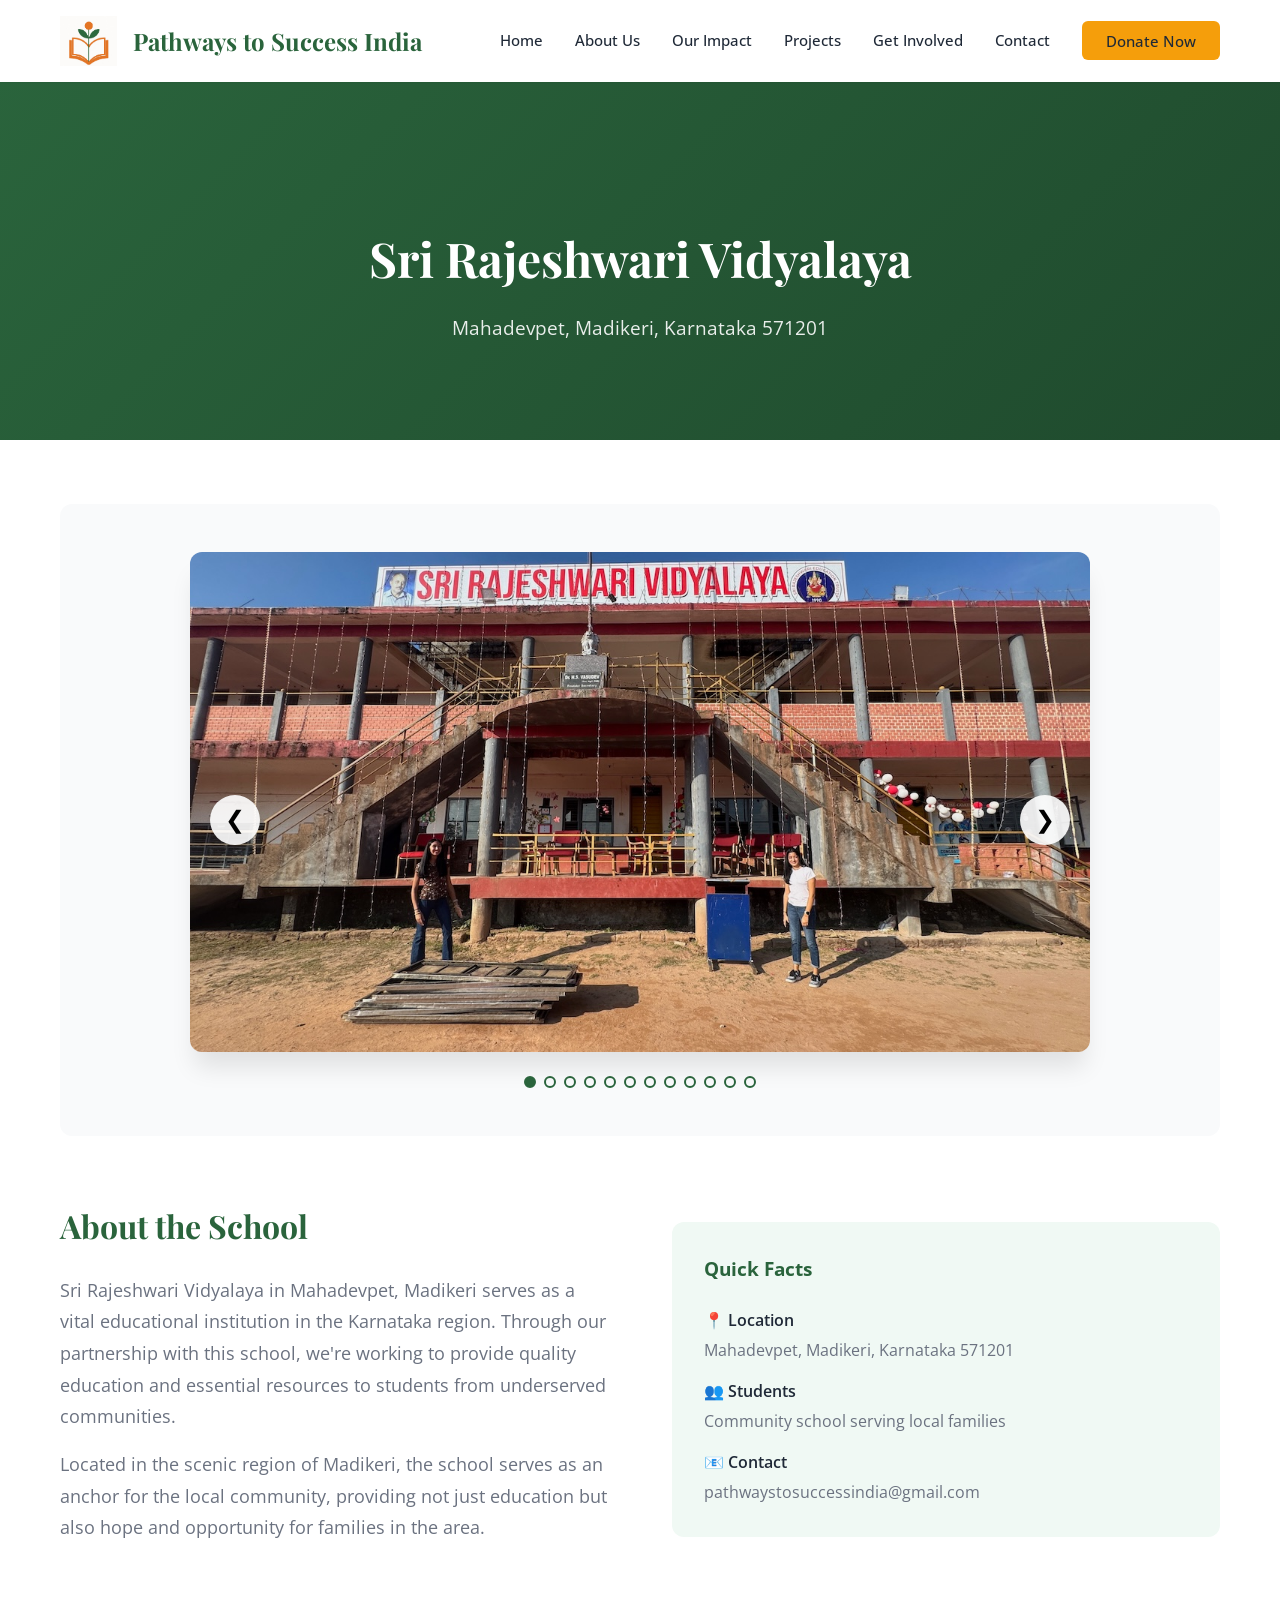
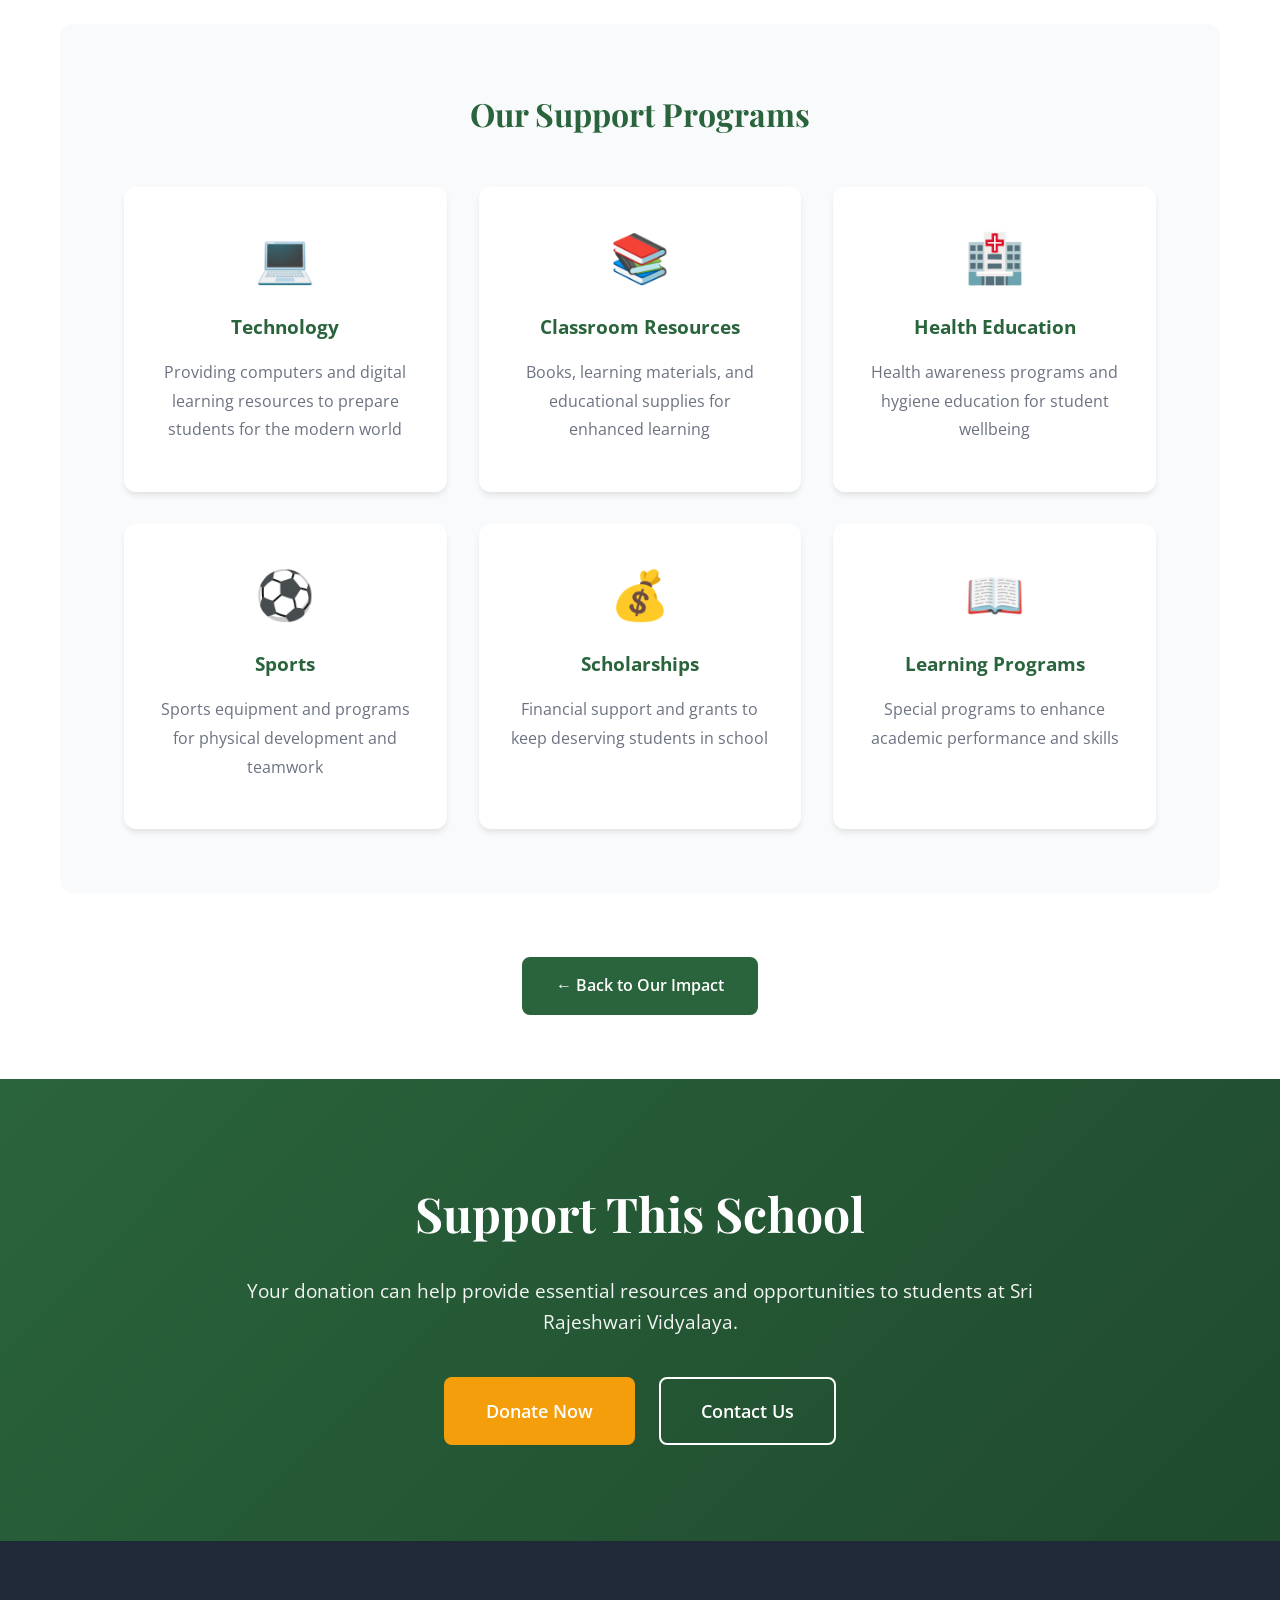
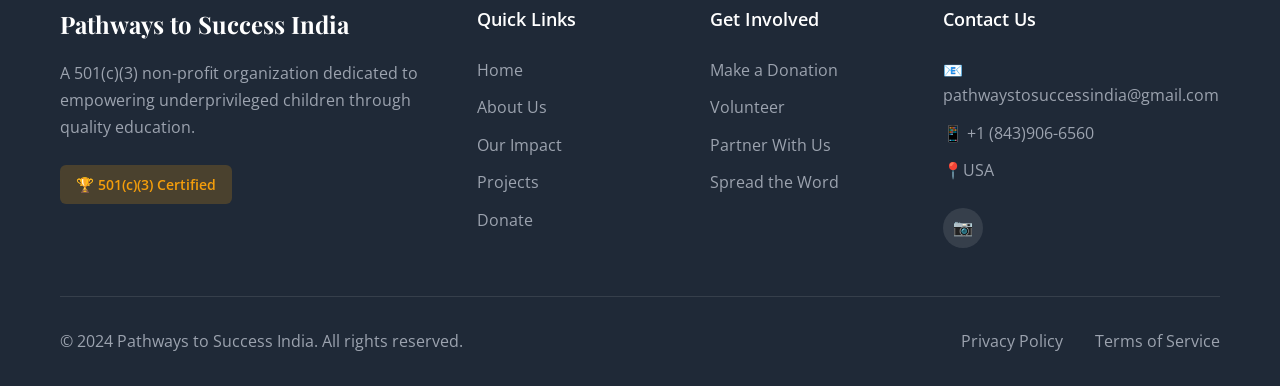
<file: pages/schools/sri-rajeshwari-vidyalaya.html>
<!DOCTYPE html>
<html lang="en">
<head>
    <meta charset="UTF-8">
    <meta name="viewport" content="width=device-width, initial-scale=1.0">
    <meta name="description" content="Learn about Sri Rajeshwari Vidyalaya Madikeri - A school supported by Pathways to Success India">
    <title>Sri Rajeshwari Vidyalaya Madikeri - Pathways to Success India</title>
    <link rel="icon" href="../../favicon.ico">
    <link rel="icon" type="image/png" sizes="32x32" href="../../favicon-32x32.png">
    <link rel="icon" type="image/png" sizes="16x16" href="../../favicon-16x16.png">
    <link rel="apple-touch-icon" href="../../apple-touch-icon.png">
    <link rel="stylesheet" href="../../css/styles.css">
    <link rel="preconnect" href="https://fonts.googleapis.com">
    <link rel="preconnect" href="https://fonts.gstatic.com" crossorigin>
    <link href="https://fonts.googleapis.com/css2?family=Open+Sans:wght@300;400;600;700&family=Playfair+Display:wght@700&display=swap" rel="stylesheet">
</head>
<body data-page="school">
    <!-- Header will be loaded here -->
    <div id="header-placeholder"></div>

    <!-- Page Hero -->
    <section class="page-hero">
        <div class="container">
            <h1><a href="https://maps.app.goo.gl/e5D2xpV32xJSVxNU7" target="_blank" rel="noopener noreferrer" style="color: inherit; text-decoration: none;">Sri Rajeshwari Vidyalaya</a></h1>
            <p>Mahadevpet, Madikeri, Karnataka 571201</p>
        </div>
    </section>

    <!-- School Details -->
    <section class="page-content">
        <div class="container">
            <!-- Image Carousel -->
            <div class="content-section">
                <div style="background: var(--bg-light); padding: 3rem; border-radius: 12px;">
                    <div class="school-carousel" style="position: relative; max-width: 900px; margin: 0 auto;">
                        <div class="carousel-container" style="overflow: hidden; border-radius: 12px; box-shadow: var(--shadow-xl);">
                            <div class="carousel-slides" style="display: flex; transition: transform 0.5s ease;">
                                <div class="carousel-slide" style="min-width: 100%; height: 500px;">
                                    <img src="../../images/schools/raja-rajeshwari-school/raja-rajeshwari-school-0.jpeg" alt="Sri Rajeshwari Vidyalaya" style="width: 100%; height: 100%; object-fit: cover;">
                                </div>
                                <div class="carousel-slide" style="min-width: 100%; height: 500px;">
                                    <img src="../../images/schools/raja-rajeshwari-school/raja-rajeshwari-school-1.jpg" alt="Sri Rajeshwari Vidyalaya" style="width: 100%; height: 100%; object-fit: cover;">
                                </div>
                                <div class="carousel-slide" style="min-width: 100%; height: 500px;">
                                    <img src="../../images/schools/raja-rajeshwari-school/raja-rajeshwari-school-2.jpeg" alt="Sri Rajeshwari Vidyalaya" style="width: 100%; height: 100%; object-fit: cover;">
                                </div>
                                <div class="carousel-slide" style="min-width: 100%; height: 500px;">
                                    <img src="../../images/schools/raja-rajeshwari-school/raja-rajeshwari-school-3.jpeg" alt="Sri Rajeshwari Vidyalaya" style="width: 100%; height: 100%; object-fit: cover;">
                                </div>
                                <div class="carousel-slide" style="min-width: 100%; height: 500px;">
                                    <img src="../../images/schools/raja-rajeshwari-school/raja-rajeshwari-school-4.jpeg" alt="Sri Rajeshwari Vidyalaya" style="width: 100%; height: 100%; object-fit: cover;">
                                </div>
                                <div class="carousel-slide" style="min-width: 100%; height: 500px;">
                                    <img src="../../images/schools/raja-rajeshwari-school/raja-rajeshwari-school-5.jpeg" alt="Sri Rajeshwari Vidyalaya" style="width: 100%; height: 100%; object-fit: cover;">
                                </div>
                                <div class="carousel-slide" style="min-width: 100%; height: 500px;">
                                    <img src="../../images/schools/raja-rajeshwari-school/raja-rajeshwari-school-6.jpeg" alt="Sri Rajeshwari Vidyalaya" style="width: 100%; height: 100%; object-fit: cover;">
                                </div>
                                <div class="carousel-slide" style="min-width: 100%; height: 500px;">
                                    <img src="../../images/schools/raja-rajeshwari-school/raja-rajeshwari-school-7.jpeg" alt="Sri Rajeshwari Vidyalaya" style="width: 100%; height: 100%; object-fit: cover;">
                                </div>
                                <div class="carousel-slide" style="min-width: 100%; height: 500px;">
                                    <img src="../../images/schools/raja-rajeshwari-school/raja-rajeshwari-school-8.jpeg" alt="Sri Rajeshwari Vidyalaya" style="width: 100%; height: 100%; object-fit: cover;">
                                </div>
                                <div class="carousel-slide" style="min-width: 100%; height: 500px;">
                                    <img src="../../images/schools/raja-rajeshwari-school/raja-rajeshwari-school-9.jpeg" alt="Sri Rajeshwari Vidyalaya" style="width: 100%; height: 100%; object-fit: cover;">
                                </div>
                                <div class="carousel-slide" style="min-width: 100%; height: 500px;">
                                    <img src="../../images/schools/raja-rajeshwari-school/raja-rajeshwari-school-10.jpeg" alt="Sri Rajeshwari Vidyalaya" style="width: 100%; height: 100%; object-fit: cover;">
                                </div>
                                <div class="carousel-slide" style="min-width: 100%; height: 500px;">
                                    <img src="../../images/schools/raja-rajeshwari-school/raja-rajeshwari-school-11.jpeg" alt="Sri Rajeshwari Vidyalaya" style="width: 100%; height: 100%; object-fit: cover;">
                                </div>
                                <div class="carousel-slide" style="min-width: 100%; height: 500px;">
                                    <img src="../../images/schools/raja-rajeshwari-school/raja-rajeshwari-school-12.jpeg" alt="Sri Rajeshwari Vidyalaya" style="width: 100%; height: 100%; object-fit: cover;">
                                </div>
                            </div>
                        </div>
                        <!-- Carousel Controls -->
                        <button id="prevBtn" style="position: absolute; left: 20px; top: 50%; transform: translateY(-50%); background: rgba(255,255,255,0.9); border: none; width: 50px; height: 50px; border-radius: 50%; cursor: pointer; font-size: 1.5rem; box-shadow: var(--shadow-md); transition: var(--transition);">❮</button>
                        <button id="nextBtn" style="position: absolute; right: 20px; top: 50%; transform: translateY(-50%); background: rgba(255,255,255,0.9); border: none; width: 50px; height: 50px; border-radius: 50%; cursor: pointer; font-size: 1.5rem; box-shadow: var(--shadow-md); transition: var(--transition);">❯</button>
                        <!-- Carousel Indicators -->
                        <div class="carousel-indicators" style="display: flex; justify-content: center; gap: 0.5rem; margin-top: 1.5rem; flex-wrap: wrap;">
                            <button class="indicator active" data-slide="0" style="width: 12px; height: 12px; border-radius: 50%; border: 2px solid var(--primary-green); background: var(--primary-green); cursor: pointer; transition: var(--transition);"></button>
                            <button class="indicator" data-slide="1" style="width: 12px; height: 12px; border-radius: 50%; border: 2px solid var(--primary-green); background: transparent; cursor: pointer; transition: var(--transition);"></button>
                            <button class="indicator" data-slide="2" style="width: 12px; height: 12px; border-radius: 50%; border: 2px solid var(--primary-green); background: transparent; cursor: pointer; transition: var(--transition);"></button>
                            <button class="indicator" data-slide="3" style="width: 12px; height: 12px; border-radius: 50%; border: 2px solid var(--primary-green); background: transparent; cursor: pointer; transition: var(--transition);"></button>
                            <button class="indicator" data-slide="4" style="width: 12px; height: 12px; border-radius: 50%; border: 2px solid var(--primary-green); background: transparent; cursor: pointer; transition: var(--transition);"></button>
                            <button class="indicator" data-slide="5" style="width: 12px; height: 12px; border-radius: 50%; border: 2px solid var(--primary-green); background: transparent; cursor: pointer; transition: var(--transition);"></button>
                            <button class="indicator" data-slide="6" style="width: 12px; height: 12px; border-radius: 50%; border: 2px solid var(--primary-green); background: transparent; cursor: pointer; transition: var(--transition);"></button>
                            <button class="indicator" data-slide="7" style="width: 12px; height: 12px; border-radius: 50%; border: 2px solid var(--primary-green); background: transparent; cursor: pointer; transition: var(--transition);"></button>
                            <button class="indicator" data-slide="8" style="width: 12px; height: 12px; border-radius: 50%; border: 2px solid var(--primary-green); background: transparent; cursor: pointer; transition: var(--transition);"></button>
                            <button class="indicator" data-slide="9" style="width: 12px; height: 12px; border-radius: 50%; border: 2px solid var(--primary-green); background: transparent; cursor: pointer; transition: var(--transition);"></button>
                            <button class="indicator" data-slide="10" style="width: 12px; height: 12px; border-radius: 50%; border: 2px solid var(--primary-green); background: transparent; cursor: pointer; transition: var(--transition);"></button>
                            <button class="indicator" data-slide="11" style="width: 12px; height: 12px; border-radius: 50%; border: 2px solid var(--primary-green); background: transparent; cursor: pointer; transition: var(--transition);"></button>
                        </div>
                    </div>
                </div>
            </div>

            <!-- School Overview -->
            <div class="content-section">
                <div class="mission-grid">
                    <div class="mission-content">
                        <h2>About the School</h2>
                        <p class="mission-text">
                            Sri Rajeshwari Vidyalaya in Mahadevpet, Madikeri serves as a vital educational institution
                            in the Karnataka region. Through our partnership with this school, we're working to provide
                            quality education and essential resources to students from underserved communities.
                        </p>
                        <p class="mission-text">
                            Located in the scenic region of Madikeri, the school serves as an anchor for the local
                            community, providing not just education but also hope and opportunity for families in the area.
                        </p>
                    </div>
                    <div>
                        <div style="background: var(--bg-green-light); padding: 2rem; border-radius: 12px;">
                            <h3 style="color: var(--primary-green); margin-bottom: 1.5rem;">Quick Facts</h3>
                            <div style="display: flex; flex-direction: column; gap: 1rem;">
                                <div>
                                    <div style="font-weight: 600; color: var(--text-dark); margin-bottom: 0.25rem;">📍 Location</div>
                                    <div style="color: var(--text-gray);">Mahadevpet, Madikeri, Karnataka 571201</div>
                                </div>
                                <div>
                                    <div style="font-weight: 600; color: var(--text-dark); margin-bottom: 0.25rem;">👥 Students</div>
                                    <div style="color: var(--text-gray);">Community school serving local families</div>
                                </div>
                                <div>
                                    <div style="font-weight: 600; color: var(--text-dark); margin-bottom: 0.25rem;">📧 Contact</div>
                                    <div style="color: var(--text-gray);">pathwaystosuccessindia@gmail.com</div>
                                </div>
                            </div>
                        </div>
                    </div>
                </div>
            </div>

            <!-- Projects & Support -->
            <div class="content-section" style="background: var(--bg-light); padding: 4rem; border-radius: 12px; margin: 4rem 0;">
                <h2 style="text-align: center; margin-bottom: 3rem;">Our Support Programs</h2>
                <div style="display: grid; grid-template-columns: repeat(3, 1fr); gap: 2rem;">
                    <div style="background: var(--white); padding: 2rem; border-radius: 12px; box-shadow: var(--shadow-md); text-align: center;">
                        <div style="font-size: 3rem; margin-bottom: 1rem;">💻</div>
                        <h3 style="color: var(--primary-green); margin-bottom: 1rem;">Technology</h3>
                        <p style="color: var(--text-gray);">Providing computers and digital learning resources to prepare students for the modern world</p>
                    </div>
                    <div style="background: var(--white); padding: 2rem; border-radius: 12px; box-shadow: var(--shadow-md); text-align: center;">
                        <div style="font-size: 3rem; margin-bottom: 1rem;">📚</div>
                        <h3 style="color: var(--primary-green); margin-bottom: 1rem;">Classroom Resources</h3>
                        <p style="color: var(--text-gray);">Books, learning materials, and educational supplies for enhanced learning</p>
                    </div>
                    <div style="background: var(--white); padding: 2rem; border-radius: 12px; box-shadow: var(--shadow-md); text-align: center;">
                        <div style="font-size: 3rem; margin-bottom: 1rem;">🏥</div>
                        <h3 style="color: var(--primary-green); margin-bottom: 1rem;">Health Education</h3>
                        <p style="color: var(--text-gray);">Health awareness programs and hygiene education for student wellbeing</p>
                    </div>
                    <div style="background: var(--white); padding: 2rem; border-radius: 12px; box-shadow: var(--shadow-md); text-align: center;">
                        <div style="font-size: 3rem; margin-bottom: 1rem;">⚽</div>
                        <h3 style="color: var(--primary-green); margin-bottom: 1rem;">Sports</h3>
                        <p style="color: var(--text-gray);">Sports equipment and programs for physical development and teamwork</p>
                    </div>
                    <div style="background: var(--white); padding: 2rem; border-radius: 12px; box-shadow: var(--shadow-md); text-align: center;">
                        <div style="font-size: 3rem; margin-bottom: 1rem;">💰</div>
                        <h3 style="color: var(--primary-green); margin-bottom: 1rem;">Scholarships</h3>
                        <p style="color: var(--text-gray);">Financial support and grants to keep deserving students in school</p>
                    </div>
                    <div style="background: var(--white); padding: 2rem; border-radius: 12px; box-shadow: var(--shadow-md); text-align: center;">
                        <div style="font-size: 3rem; margin-bottom: 1rem;">📖</div>
                        <h3 style="color: var(--primary-green); margin-bottom: 1rem;">Learning Programs</h3>
                        <p style="color: var(--text-gray);">Special programs to enhance academic performance and skills</p>
                    </div>
                </div>
            </div>

            <!-- Back Button -->
            <div style="text-align: center; margin-top: 3rem;">
                <a href="../impact.html" class="btn btn-secondary">← Back to Our Impact</a>
            </div>
        </div>
    </section>

    <!-- CTA Section -->
    <section class="cta-section">
        <div class="container">
            <div class="cta-content">
                <h2 class="cta-title">Support This School</h2>
                <p class="cta-text">
                    Your donation can help provide essential resources and opportunities to students at Sri Rajeshwari Vidyalaya.
                </p>
                <div class="cta-buttons">
                    <a href="../donate.html" class="btn btn-primary btn-large">Donate Now</a>
                    <a href="../contact.html" class="btn btn-outline btn-large">Contact Us</a>
                </div>
            </div>
        </div>
    </section>

    <!-- Footer will be loaded here -->
    <div id="footer-placeholder"></div>

    <script src="../../js/components.js"></script>
    <script src="../../js/script.js"></script>
    <script>
        // Image Carousel functionality
        let currentSlide = 0;
        const slides = document.querySelectorAll('.carousel-slide');
        const indicators = document.querySelectorAll('.indicator');
        const carouselSlides = document.querySelector('.carousel-slides');

        function showSlide(index) {
            if (index >= slides.length) currentSlide = 0;
            else if (index < 0) currentSlide = slides.length - 1;
            else currentSlide = index;

            carouselSlides.style.transform = `translateX(-${currentSlide * 100}%)`;

            indicators.forEach((indicator, i) => {
                if (i === currentSlide) {
                    indicator.style.background = 'var(--primary-green)';
                } else {
                    indicator.style.background = 'transparent';
                }
            });
        }

        document.getElementById('prevBtn').addEventListener('click', () => {
            showSlide(currentSlide - 1);
        });

        document.getElementById('nextBtn').addEventListener('click', () => {
            showSlide(currentSlide + 1);
        });

        indicators.forEach((indicator, index) => {
            indicator.addEventListener('click', () => {
                showSlide(index);
            });
        });

        // Auto-advance carousel every 5 seconds
        setInterval(() => {
            showSlide(currentSlide + 1);
        }, 5000);
    </script>
</body>
</html>
</file>
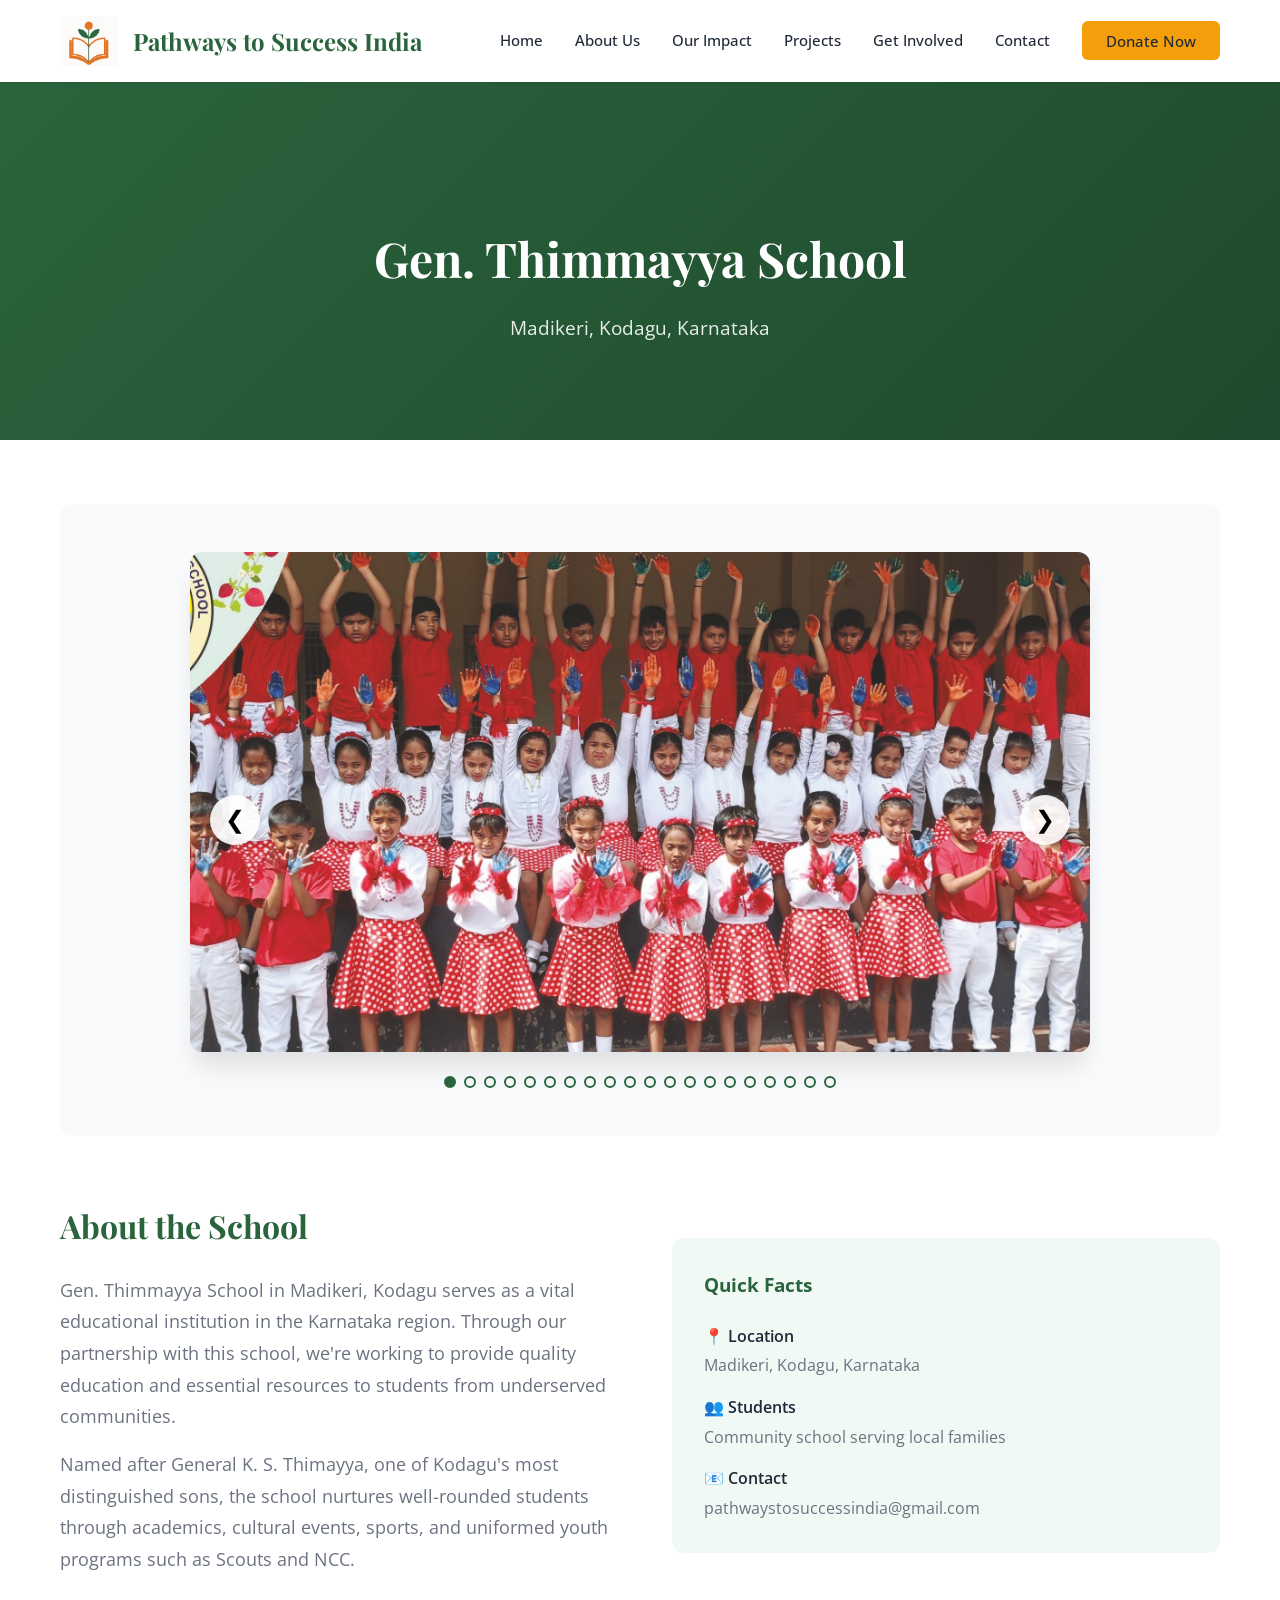
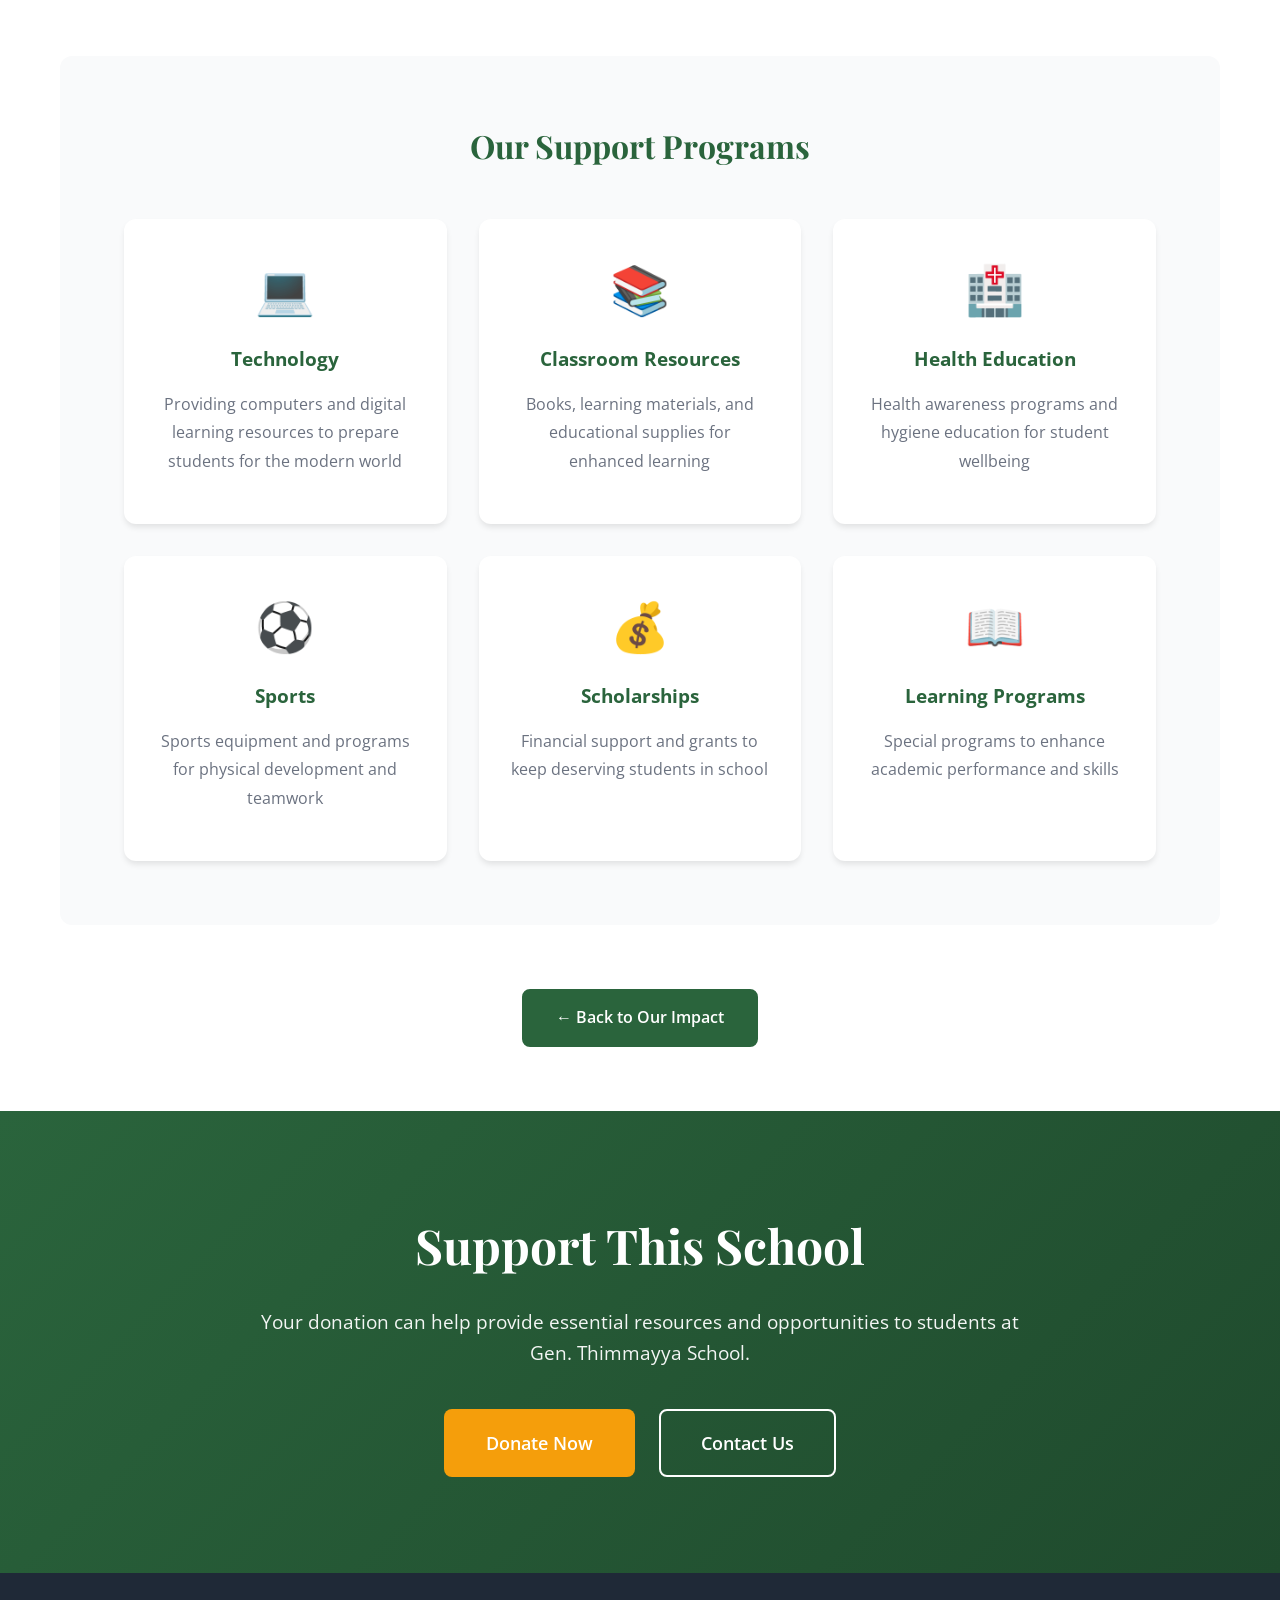
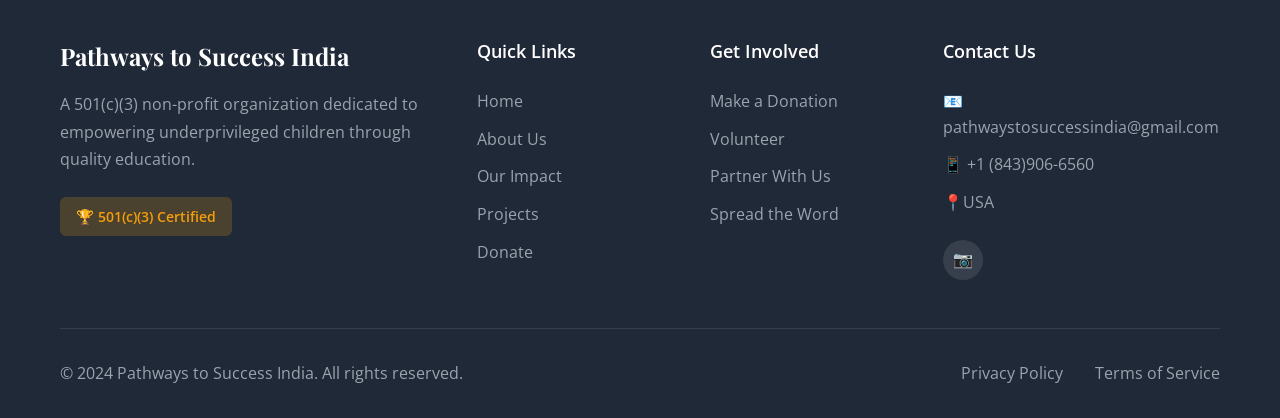
<file: pages/schools/thimmaiah-school.html>
<!DOCTYPE html>
<html lang="en">
<head>
    <meta charset="UTF-8">
    <meta name="viewport" content="width=device-width, initial-scale=1.0">
    <meta name="description" content="Learn about Gen. Thimmayya School - A school supported by Pathways to Success India">
    <title>Gen. Thimmayya School - Pathways to Success India</title>
    <link rel="icon" href="../../favicon.ico">
    <link rel="icon" type="image/png" sizes="32x32" href="../../favicon-32x32.png">
    <link rel="icon" type="image/png" sizes="16x16" href="../../favicon-16x16.png">
    <link rel="apple-touch-icon" href="../../apple-touch-icon.png">
    <link rel="stylesheet" href="../../css/styles.css">
    <link rel="preconnect" href="https://fonts.googleapis.com">
    <link rel="preconnect" href="https://fonts.gstatic.com" crossorigin>
    <link href="https://fonts.googleapis.com/css2?family=Open+Sans:wght@300;400;600;700&family=Playfair+Display:wght@700&display=swap" rel="stylesheet">
</head>
<body data-page="school">
    <!-- Header will be loaded here -->
    <div id="header-placeholder"></div>

    <!-- Page Hero -->
    <section class="page-hero">
        <div class="container">
            <h1>Gen. Thimmayya School</h1>
            <p>Madikeri, Kodagu, Karnataka</p>
        </div>
    </section>

    <!-- School Details -->
    <section class="page-content">
        <div class="container">
            <!-- Image Carousel -->
            <div class="content-section">
                <div style="background: var(--bg-light); padding: 3rem; border-radius: 12px;">
                    <div class="school-carousel" style="position: relative; max-width: 900px; margin: 0 auto;">
                        <div class="carousel-container" style="overflow: hidden; border-radius: 12px; box-shadow: var(--shadow-xl);">
                            <div class="carousel-slides" style="display: flex; transition: transform 0.5s ease;">
                                <div class="carousel-slide" style="min-width: 100%; height: 500px;">
                                    <img src="../../images/schools/thimmaiah-school/thimmaiah-school-0.jpg" alt="Gen. Thimmayya School" style="width: 100%; height: 100%; object-fit: cover;">
                                </div>
                                <div class="carousel-slide" style="min-width: 100%; height: 500px;">
                                    <img src="../../images/schools/thimmaiah-school/thimmaiah-school-1.jpg" alt="Gen. Thimmayya School" style="width: 100%; height: 100%; object-fit: cover;">
                                </div>
                                <div class="carousel-slide" style="min-width: 100%; height: 500px;">
                                    <img src="../../images/schools/thimmaiah-school/thimmaiah-school-2.jpg" alt="Gen. Thimmayya School" style="width: 100%; height: 100%; object-fit: cover;">
                                </div>
                                <div class="carousel-slide" style="min-width: 100%; height: 500px;">
                                    <img src="../../images/schools/thimmaiah-school/thimmaiah-school-3.jpg" alt="Gen. Thimmayya School" style="width: 100%; height: 100%; object-fit: cover;">
                                </div>
                                <div class="carousel-slide" style="min-width: 100%; height: 500px;">
                                    <img src="../../images/schools/thimmaiah-school/thimmaiah-school-4.jpg" alt="Gen. Thimmayya School" style="width: 100%; height: 100%; object-fit: cover;">
                                </div>
                                <div class="carousel-slide" style="min-width: 100%; height: 500px;">
                                    <img src="../../images/schools/thimmaiah-school/thimmaiah-school-5.jpg" alt="Gen. Thimmayya School" style="width: 100%; height: 100%; object-fit: cover;">
                                </div>
                                <div class="carousel-slide" style="min-width: 100%; height: 500px;">
                                    <img src="../../images/schools/thimmaiah-school/thimmaiah-school-6.jpg" alt="Gen. Thimmayya School" style="width: 100%; height: 100%; object-fit: cover;">
                                </div>
                                <div class="carousel-slide" style="min-width: 100%; height: 500px;">
                                    <img src="../../images/schools/thimmaiah-school/thimmaiah-school-7.jpg" alt="Gen. Thimmayya School" style="width: 100%; height: 100%; object-fit: cover;">
                                </div>
                                <div class="carousel-slide" style="min-width: 100%; height: 500px;">
                                    <img src="../../images/schools/thimmaiah-school/thimmaiah-school-8.jpg" alt="Gen. Thimmayya School" style="width: 100%; height: 100%; object-fit: cover;">
                                </div>
                                <div class="carousel-slide" style="min-width: 100%; height: 500px;">
                                    <img src="../../images/schools/thimmaiah-school/thimmaiah-school-9.jpg" alt="Gen. Thimmayya School" style="width: 100%; height: 100%; object-fit: cover;">
                                </div>
                                <div class="carousel-slide" style="min-width: 100%; height: 500px;">
                                    <img src="../../images/schools/thimmaiah-school/thimmaiah-school-10.jpg" alt="Gen. Thimmayya School" style="width: 100%; height: 100%; object-fit: cover;">
                                </div>
                                <div class="carousel-slide" style="min-width: 100%; height: 500px;">
                                    <img src="../../images/schools/thimmaiah-school/thimmaiah-school-11.jpg" alt="Gen. Thimmayya School" style="width: 100%; height: 100%; object-fit: cover;">
                                </div>
                                <div class="carousel-slide" style="min-width: 100%; height: 500px;">
                                    <img src="../../images/schools/thimmaiah-school/thimmaiah-school-12.jpg" alt="Gen. Thimmayya School" style="width: 100%; height: 100%; object-fit: cover;">
                                </div>
                                <div class="carousel-slide" style="min-width: 100%; height: 500px;">
                                    <img src="../../images/schools/thimmaiah-school/thimmaiah-school-13.jpg" alt="Gen. Thimmayya School" style="width: 100%; height: 100%; object-fit: cover;">
                                </div>
                                <div class="carousel-slide" style="min-width: 100%; height: 500px;">
                                    <img src="../../images/schools/thimmaiah-school/thimmaiah-school-14.jpg" alt="Gen. Thimmayya School" style="width: 100%; height: 100%; object-fit: cover;">
                                </div>
                                <div class="carousel-slide" style="min-width: 100%; height: 500px;">
                                    <img src="../../images/schools/thimmaiah-school/thimmaiah-school-15.jpg" alt="Gen. Thimmayya School" style="width: 100%; height: 100%; object-fit: cover;">
                                </div>
                                <div class="carousel-slide" style="min-width: 100%; height: 500px;">
                                    <img src="../../images/schools/thimmaiah-school/thimmaiah-school-16.jpg" alt="Gen. Thimmayya School" style="width: 100%; height: 100%; object-fit: cover;">
                                </div>
                                <div class="carousel-slide" style="min-width: 100%; height: 500px;">
                                    <img src="../../images/schools/thimmaiah-school/thimmaiah-school-17.jpg" alt="Gen. Thimmayya School" style="width: 100%; height: 100%; object-fit: cover;">
                                </div>
                                <div class="carousel-slide" style="min-width: 100%; height: 500px;">
                                    <img src="../../images/schools/thimmaiah-school/thimmaiah-school-18.jpg" alt="Gen. Thimmayya School" style="width: 100%; height: 100%; object-fit: cover;">
                                </div>
                                <div class="carousel-slide" style="min-width: 100%; height: 500px;">
                                    <img src="../../images/schools/thimmaiah-school/thimmaiah-school-19.jpg" alt="Gen. Thimmayya School" style="width: 100%; height: 100%; object-fit: cover;">
                                </div>
                            </div>
                        </div>
                        <!-- Carousel Controls -->
                        <button id="prevBtn" style="position: absolute; left: 20px; top: 50%; transform: translateY(-50%); background: rgba(255,255,255,0.9); border: none; width: 50px; height: 50px; border-radius: 50%; cursor: pointer; font-size: 1.5rem; box-shadow: var(--shadow-md); transition: var(--transition);">❮</button>
                        <button id="nextBtn" style="position: absolute; right: 20px; top: 50%; transform: translateY(-50%); background: rgba(255,255,255,0.9); border: none; width: 50px; height: 50px; border-radius: 50%; cursor: pointer; font-size: 1.5rem; box-shadow: var(--shadow-md); transition: var(--transition);">❯</button>
                        <!-- Carousel Indicators -->
                        <div class="carousel-indicators" style="display: flex; justify-content: center; gap: 0.5rem; margin-top: 1.5rem; flex-wrap: wrap;">
                            <button class="indicator active" data-slide="0" style="width: 12px; height: 12px; border-radius: 50%; border: 2px solid var(--primary-green); background: var(--primary-green); cursor: pointer; transition: var(--transition);"></button>
                            <button class="indicator" data-slide="1" style="width: 12px; height: 12px; border-radius: 50%; border: 2px solid var(--primary-green); background: transparent; cursor: pointer; transition: var(--transition);"></button>
                            <button class="indicator" data-slide="2" style="width: 12px; height: 12px; border-radius: 50%; border: 2px solid var(--primary-green); background: transparent; cursor: pointer; transition: var(--transition);"></button>
                            <button class="indicator" data-slide="3" style="width: 12px; height: 12px; border-radius: 50%; border: 2px solid var(--primary-green); background: transparent; cursor: pointer; transition: var(--transition);"></button>
                            <button class="indicator" data-slide="4" style="width: 12px; height: 12px; border-radius: 50%; border: 2px solid var(--primary-green); background: transparent; cursor: pointer; transition: var(--transition);"></button>
                            <button class="indicator" data-slide="5" style="width: 12px; height: 12px; border-radius: 50%; border: 2px solid var(--primary-green); background: transparent; cursor: pointer; transition: var(--transition);"></button>
                            <button class="indicator" data-slide="6" style="width: 12px; height: 12px; border-radius: 50%; border: 2px solid var(--primary-green); background: transparent; cursor: pointer; transition: var(--transition);"></button>
                            <button class="indicator" data-slide="7" style="width: 12px; height: 12px; border-radius: 50%; border: 2px solid var(--primary-green); background: transparent; cursor: pointer; transition: var(--transition);"></button>
                            <button class="indicator" data-slide="8" style="width: 12px; height: 12px; border-radius: 50%; border: 2px solid var(--primary-green); background: transparent; cursor: pointer; transition: var(--transition);"></button>
                            <button class="indicator" data-slide="9" style="width: 12px; height: 12px; border-radius: 50%; border: 2px solid var(--primary-green); background: transparent; cursor: pointer; transition: var(--transition);"></button>
                            <button class="indicator" data-slide="10" style="width: 12px; height: 12px; border-radius: 50%; border: 2px solid var(--primary-green); background: transparent; cursor: pointer; transition: var(--transition);"></button>
                            <button class="indicator" data-slide="11" style="width: 12px; height: 12px; border-radius: 50%; border: 2px solid var(--primary-green); background: transparent; cursor: pointer; transition: var(--transition);"></button>
                            <button class="indicator" data-slide="12" style="width: 12px; height: 12px; border-radius: 50%; border: 2px solid var(--primary-green); background: transparent; cursor: pointer; transition: var(--transition);"></button>
                            <button class="indicator" data-slide="13" style="width: 12px; height: 12px; border-radius: 50%; border: 2px solid var(--primary-green); background: transparent; cursor: pointer; transition: var(--transition);"></button>
                            <button class="indicator" data-slide="14" style="width: 12px; height: 12px; border-radius: 50%; border: 2px solid var(--primary-green); background: transparent; cursor: pointer; transition: var(--transition);"></button>
                            <button class="indicator" data-slide="15" style="width: 12px; height: 12px; border-radius: 50%; border: 2px solid var(--primary-green); background: transparent; cursor: pointer; transition: var(--transition);"></button>
                            <button class="indicator" data-slide="16" style="width: 12px; height: 12px; border-radius: 50%; border: 2px solid var(--primary-green); background: transparent; cursor: pointer; transition: var(--transition);"></button>
                            <button class="indicator" data-slide="17" style="width: 12px; height: 12px; border-radius: 50%; border: 2px solid var(--primary-green); background: transparent; cursor: pointer; transition: var(--transition);"></button>
                            <button class="indicator" data-slide="18" style="width: 12px; height: 12px; border-radius: 50%; border: 2px solid var(--primary-green); background: transparent; cursor: pointer; transition: var(--transition);"></button>
                            <button class="indicator" data-slide="19" style="width: 12px; height: 12px; border-radius: 50%; border: 2px solid var(--primary-green); background: transparent; cursor: pointer; transition: var(--transition);"></button>
                        </div>
                    </div>
                </div>
            </div>

            <!-- School Overview -->
            <div class="content-section">
                <div class="mission-grid">
                    <div class="mission-content">
                        <h2>About the School</h2>
                        <p class="mission-text">
                            Gen. Thimmayya School in Madikeri, Kodagu serves as a vital educational institution
                            in the Karnataka region. Through our partnership with this school, we're working to provide
                            quality education and essential resources to students from underserved communities.
                        </p>
                        <p class="mission-text">
                            Named after General K. S. Thimayya, one of Kodagu's most distinguished sons, the school
                            nurtures well-rounded students through academics, cultural events, sports, and uniformed
                            youth programs such as Scouts and NCC.
                        </p>
                    </div>
                    <div>
                        <div style="background: var(--bg-green-light); padding: 2rem; border-radius: 12px;">
                            <h3 style="color: var(--primary-green); margin-bottom: 1.5rem;">Quick Facts</h3>
                            <div style="display: flex; flex-direction: column; gap: 1rem;">
                                <div>
                                    <div style="font-weight: 600; color: var(--text-dark); margin-bottom: 0.25rem;">📍 Location</div>
                                    <div style="color: var(--text-gray);">Madikeri, Kodagu, Karnataka</div>
                                </div>
                                <div>
                                    <div style="font-weight: 600; color: var(--text-dark); margin-bottom: 0.25rem;">👥 Students</div>
                                    <div style="color: var(--text-gray);">Community school serving local families</div>
                                </div>
                                <div>
                                    <div style="font-weight: 600; color: var(--text-dark); margin-bottom: 0.25rem;">📧 Contact</div>
                                    <div style="color: var(--text-gray);">pathwaystosuccessindia@gmail.com</div>
                                </div>
                            </div>
                        </div>
                    </div>
                </div>
            </div>

            <!-- Projects & Support -->
            <div class="content-section" style="background: var(--bg-light); padding: 4rem; border-radius: 12px; margin: 4rem 0;">
                <h2 style="text-align: center; margin-bottom: 3rem;">Our Support Programs</h2>
                <div style="display: grid; grid-template-columns: repeat(3, 1fr); gap: 2rem;">
                    <div style="background: var(--white); padding: 2rem; border-radius: 12px; box-shadow: var(--shadow-md); text-align: center;">
                        <div style="font-size: 3rem; margin-bottom: 1rem;">💻</div>
                        <h3 style="color: var(--primary-green); margin-bottom: 1rem;">Technology</h3>
                        <p style="color: var(--text-gray);">Providing computers and digital learning resources to prepare students for the modern world</p>
                    </div>
                    <div style="background: var(--white); padding: 2rem; border-radius: 12px; box-shadow: var(--shadow-md); text-align: center;">
                        <div style="font-size: 3rem; margin-bottom: 1rem;">📚</div>
                        <h3 style="color: var(--primary-green); margin-bottom: 1rem;">Classroom Resources</h3>
                        <p style="color: var(--text-gray);">Books, learning materials, and educational supplies for enhanced learning</p>
                    </div>
                    <div style="background: var(--white); padding: 2rem; border-radius: 12px; box-shadow: var(--shadow-md); text-align: center;">
                        <div style="font-size: 3rem; margin-bottom: 1rem;">🏥</div>
                        <h3 style="color: var(--primary-green); margin-bottom: 1rem;">Health Education</h3>
                        <p style="color: var(--text-gray);">Health awareness programs and hygiene education for student wellbeing</p>
                    </div>
                    <div style="background: var(--white); padding: 2rem; border-radius: 12px; box-shadow: var(--shadow-md); text-align: center;">
                        <div style="font-size: 3rem; margin-bottom: 1rem;">⚽</div>
                        <h3 style="color: var(--primary-green); margin-bottom: 1rem;">Sports</h3>
                        <p style="color: var(--text-gray);">Sports equipment and programs for physical development and teamwork</p>
                    </div>
                    <div style="background: var(--white); padding: 2rem; border-radius: 12px; box-shadow: var(--shadow-md); text-align: center;">
                        <div style="font-size: 3rem; margin-bottom: 1rem;">💰</div>
                        <h3 style="color: var(--primary-green); margin-bottom: 1rem;">Scholarships</h3>
                        <p style="color: var(--text-gray);">Financial support and grants to keep deserving students in school</p>
                    </div>
                    <div style="background: var(--white); padding: 2rem; border-radius: 12px; box-shadow: var(--shadow-md); text-align: center;">
                        <div style="font-size: 3rem; margin-bottom: 1rem;">📖</div>
                        <h3 style="color: var(--primary-green); margin-bottom: 1rem;">Learning Programs</h3>
                        <p style="color: var(--text-gray);">Special programs to enhance academic performance and skills</p>
                    </div>
                </div>
            </div>

            <!-- Back Button -->
            <div style="text-align: center; margin-top: 3rem;">
                <a href="../impact.html" class="btn btn-secondary">← Back to Our Impact</a>
            </div>
        </div>
    </section>

    <!-- CTA Section -->
    <section class="cta-section">
        <div class="container">
            <div class="cta-content">
                <h2 class="cta-title">Support This School</h2>
                <p class="cta-text">
                    Your donation can help provide essential resources and opportunities to students at Gen. Thimmayya School.
                </p>
                <div class="cta-buttons">
                    <a href="../donate.html" class="btn btn-primary btn-large">Donate Now</a>
                    <a href="../contact.html" class="btn btn-outline btn-large">Contact Us</a>
                </div>
            </div>
        </div>
    </section>

    <!-- Footer will be loaded here -->
    <div id="footer-placeholder"></div>

    <script src="../../js/components.js"></script>
    <script src="../../js/script.js"></script>
    <script>
        // Image Carousel functionality
        let currentSlide = 0;
        const slides = document.querySelectorAll('.carousel-slide');
        const indicators = document.querySelectorAll('.indicator');
        const carouselSlides = document.querySelector('.carousel-slides');

        function showSlide(index) {
            if (index >= slides.length) currentSlide = 0;
            else if (index < 0) currentSlide = slides.length - 1;
            else currentSlide = index;

            carouselSlides.style.transform = `translateX(-${currentSlide * 100}%)`;

            indicators.forEach((indicator, i) => {
                if (i === currentSlide) {
                    indicator.style.background = 'var(--primary-green)';
                } else {
                    indicator.style.background = 'transparent';
                }
            });
        }

        document.getElementById('prevBtn').addEventListener('click', () => {
            showSlide(currentSlide - 1);
        });

        document.getElementById('nextBtn').addEventListener('click', () => {
            showSlide(currentSlide + 1);
        });

        indicators.forEach((indicator, index) => {
            indicator.addEventListener('click', () => {
                showSlide(index);
            });
        });

        // Auto-advance carousel every 5 seconds
        setInterval(() => {
            showSlide(currentSlide + 1);
        }, 5000);
    </script>
</body>
</html>
</file>
<file: css/styles.css>
/* ========================================
   CSS Variables & Reset
   ======================================== */
:root {
    --primary-green: #2A643C;
    --primary-dark: #1F4A2D;
    --accent-orange: #F59E0B;
    --accent-orange-hover: #D97706;
    --text-dark: #1F2937;
    --text-gray: #6B7280;
    --text-light: #9CA3AF;
    --bg-light: #F9FAFB;
    --bg-green-light: #F0F9F4;
    --white: #FFFFFF;
    --border-color: #E5E7EB;

    --font-heading: 'Playfair Display', serif;
    --font-body: 'Open Sans', sans-serif;

    --shadow-sm: 0 1px 2px 0 rgba(0, 0, 0, 0.05);
    --shadow-md: 0 4px 6px -1px rgba(0, 0, 0, 0.1);
    --shadow-lg: 0 10px 15px -3px rgba(0, 0, 0, 0.1);
    --shadow-xl: 0 20px 25px -5px rgba(0, 0, 0, 0.1);

    --transition: all 0.3s ease;
}

* {
    margin: 0;
    padding: 0;
    box-sizing: border-box;
}

html {
    scroll-behavior: smooth;
}

body {
    font-family: var(--font-body);
    color: var(--text-dark);
    line-height: 1.6;
    overflow-x: hidden;
}

img {
    max-width: 100%;
    height: auto;
    display: block;
}

a {
    text-decoration: none;
    color: inherit;
}

ul {
    list-style: none;
}

/* ========================================
   Container & Layout
   ======================================== */
.container {
    max-width: 1200px;
    margin: 0 auto;
    padding: 0 20px;
}

/* ========================================
   Navigation
   ======================================== */
.navbar {
    position: fixed;
    top: 0;
    left: 0;
    right: 0;
    background: var(--white);
    box-shadow: var(--shadow-sm);
    z-index: 1000;
    transition: var(--transition);
}

.navbar.scrolled {
    box-shadow: var(--shadow-md);
}

.nav-wrapper {
    display: flex;
    justify-content: space-between;
    align-items: center;
    padding: 1rem 0;
}

.logo-text {
    font-family: var(--font-heading);
    font-size: 1.5rem;
    font-weight: 700;
    color: var(--primary-green);
}

.nav-menu {
    display: flex;
    align-items: center;
    gap: 2rem;
}

.nav-menu a {
    font-size: 0.95rem;
    font-weight: 500;
    color: var(--text-dark);
    transition: var(--transition);
    position: relative;
}

.nav-menu a:hover,
.nav-menu a.active {
    color: var(--primary-green);
}

.nav-menu a:not(.btn-donate-nav)::after {
    content: '';
    position: absolute;
    bottom: -5px;
    left: 0;
    width: 0;
    height: 2px;
    background: var(--primary-green);
    transition: var(--transition);
}

.nav-menu a:hover::after,
.nav-menu a.active::after {
    width: 100%;
}

.btn-donate-nav {
    background: var(--accent-orange);
    color: var(--white);
    padding: 0.6rem 1.5rem;
    border-radius: 6px;
    font-weight: 600;
    transition: var(--transition);
}

.btn-donate-nav:hover {
    background: var(--accent-orange-hover);
    transform: translateY(-2px);
    box-shadow: var(--shadow-md);
}

.mobile-menu-toggle {
    display: none;
    flex-direction: column;
    gap: 5px;
    background: none;
    border: none;
    cursor: pointer;
    padding: 5px;
}

.mobile-menu-toggle span {
    width: 25px;
    height: 3px;
    background: var(--primary-green);
    border-radius: 3px;
    transition: var(--transition);
}

/* ========================================
   Hero Section
   ======================================== */
.hero {
    position: relative;
    height: 100vh;
    min-height: 600px;
    display: flex;
    align-items: center;
    justify-content: center;
    background: linear-gradient(135deg, rgba(46, 125, 50, 0.6) 0%, rgba(27, 94, 32, 0.7) 100%), url('../images/home-banner.jpg') center/cover no-repeat;
    overflow: hidden;
}

.hero::before {
    content: '';
    position: absolute;
    top: 0;
    left: 0;
    right: 0;
    bottom: 0;
    background: url('data:image/svg+xml,<svg width="100" height="100" xmlns="http://www.w3.org/2000/svg"><defs><pattern id="grid" width="100" height="100" patternUnits="userSpaceOnUse"><path d="M 100 0 L 0 0 0 100" fill="none" stroke="rgba(255,255,255,0.05)" stroke-width="1"/></pattern></defs><rect width="100%" height="100%" fill="url(%23grid)"/></svg>');
    opacity: 0.3;
}

.hero-overlay {
    position: absolute;
    top: 0;
    left: 0;
    right: 0;
    bottom: 0;
    background: rgba(0, 0, 0, 0.1);
}

.hero-content {
    position: relative;
    z-index: 2;
    text-align: center;
    color: var(--white);
    max-width: 900px;
    padding: 0 20px;
    animation: fadeInUp 1s ease;
}

.hero-title {
    font-family: var(--font-heading);
    font-size: 3.5rem;
    font-weight: 700;
    margin-bottom: 1.5rem;
    line-height: 1.2;
}

.hero-subtitle {
    font-size: 1.3rem;
    margin-bottom: 2.5rem;
    opacity: 0.95;
    font-weight: 300;
}

.hero-buttons {
    display: flex;
    gap: 1.5rem;
    justify-content: center;
    flex-wrap: wrap;
}

.hero-scroll {
    position: absolute;
    bottom: 40px;
    left: 50%;
    transform: translateX(-50%);
    display: flex;
    flex-direction: column;
    align-items: center;
    gap: 10px;
    color: var(--white);
    font-size: 0.85rem;
    opacity: 0.8;
    animation: bounce 2s infinite;
}

@keyframes fadeInUp {
    from {
        opacity: 0;
        transform: translateY(30px);
    }
    to {
        opacity: 1;
        transform: translateY(0);
    }
}

@keyframes bounce {
    0%, 20%, 50%, 80%, 100% {
        transform: translateX(-50%) translateY(0);
    }
    40% {
        transform: translateX(-50%) translateY(-10px);
    }
    60% {
        transform: translateX(-50%) translateY(-5px);
    }
}

/* ========================================
   Buttons
   ======================================== */
.btn {
    display: inline-block;
    padding: 0.875rem 2rem;
    border-radius: 8px;
    font-weight: 600;
    font-size: 1rem;
    text-align: center;
    transition: var(--transition);
    cursor: pointer;
    border: 2px solid transparent;
}

.btn-primary {
    background: var(--accent-orange);
    color: var(--white);
}

.btn-primary:hover {
    background: var(--accent-orange-hover);
    transform: translateY(-3px);
    box-shadow: var(--shadow-lg);
}

.btn-secondary {
    background: var(--primary-green);
    color: var(--white);
    border: 2px solid var(--primary-green);
}

.btn-secondary:hover {
    background: var(--accent-orange);
    color: var(--white);
    border-color: var(--accent-orange);
}

.btn-outline {
    background: transparent;
    color: var(--white);
    border: 2px solid var(--white);
}

.btn-outline:hover {
    background: var(--white);
    color: var(--primary-green);
}

.btn-link {
    color: var(--primary-green);
    font-weight: 600;
    padding: 0;
}

.btn-link:hover {
    color: var(--primary-dark);
}

.btn-text {
    color: var(--primary-green);
    font-weight: 600;
    padding: 0.5rem 0;
    font-size: 0.95rem;
}

.btn-text:hover {
    color: var(--primary-dark);
    transform: translateX(5px);
}

.btn-large {
    padding: 1.125rem 2.5rem;
    font-size: 1.1rem;
}

/* ========================================
   Stats Section
   ======================================== */
.stats {
    padding: 5rem 0;
    background: var(--white);
    margin-top: -50px;
    position: relative;
    z-index: 10;
}

.stats-grid {
    display: grid;
    grid-template-columns: repeat(auto-fit, minmax(250px, 1fr));
    gap: 2rem;
}

.stat-card {
    text-align: center;
    padding: 2rem;
    background: var(--white);
    border-radius: 12px;
    box-shadow: var(--shadow-lg);
    transition: var(--transition);
}

.stat-card:hover {
    transform: translateY(-10px);
    box-shadow: var(--shadow-xl);
}

.stat-icon {
    font-size: 3rem;
    margin-bottom: 1rem;
}

.stat-number {
    font-size: 3rem;
    font-weight: 700;
    color: var(--primary-green);
    margin-bottom: 0.5rem;
}

.stat-label {
    font-size: 1rem;
    color: var(--text-gray);
    font-weight: 500;
}

/* ========================================
   Mission Section
   ======================================== */
.mission {
    padding: 6rem 0;
    background: var(--bg-green-light);
}

.mission-grid {
    display: grid;
    grid-template-columns: 1fr 1fr;
    gap: 4rem;
    align-items: center;
}

.section-title {
    font-family: var(--font-heading);
    font-size: 2.5rem;
    color: var(--primary-green);
    margin-bottom: 1.5rem;
    line-height: 1.2;
}

.mission-text {
    font-size: 1.1rem;
    color: var(--text-gray);
    margin-bottom: 1.5rem;
    line-height: 1.8;
}

.mission-image {
    border-radius: 12px;
    overflow: hidden;
    box-shadow: var(--shadow-xl);
}

.image-placeholder {
    background: linear-gradient(135deg, #e0e7ff 0%, #c7d2fe 100%);
    aspect-ratio: 4/3;
    display: flex;
    align-items: center;
    justify-content: center;
    color: var(--text-gray);
    font-style: italic;
    padding: 2rem;
    text-align: center;
}

/* ========================================
   Featured Projects
   ======================================== */
.featured-projects {
    padding: 6rem 0;
    background: var(--white);
}

.section-header {
    text-align: center;
    margin-bottom: 4rem;
}

.section-subtitle {
    font-size: 1.2rem;
    color: var(--text-gray);
    margin-top: 1rem;
}

.projects-grid {
    display: grid;
    grid-template-columns: repeat(auto-fit, minmax(320px, 1fr));
    gap: 2.5rem;
    margin-bottom: 3rem;
}

.project-card {
    background: var(--white);
    border-radius: 12px;
    overflow: hidden;
    box-shadow: var(--shadow-md);
    transition: var(--transition);
}

.project-card:hover {
    transform: translateY(-10px);
    box-shadow: var(--shadow-xl);
}

.project-image {
    position: relative;
    height: 240px;
}

.project-image .image-placeholder {
    height: 100%;
    aspect-ratio: unset;
}

.project-badge {
    position: absolute;
    top: 15px;
    right: 15px;
    background: var(--accent-orange);
    color: var(--white);
    padding: 0.4rem 1rem;
    border-radius: 20px;
    font-size: 0.85rem;
    font-weight: 600;
}

.project-content {
    padding: 1.5rem;
}

.project-title {
    font-family: var(--font-heading);
    font-size: 1.5rem;
    color: var(--primary-green);
    margin-bottom: 1rem;
}

.project-description {
    color: var(--text-gray);
    margin-bottom: 1.5rem;
    line-height: 1.7;
}

.project-meta {
    display: flex;
    gap: 1.5rem;
    margin-bottom: 1.5rem;
    flex-wrap: wrap;
}

.meta-item {
    font-size: 0.9rem;
    color: var(--text-gray);
}

.section-cta {
    text-align: center;
    margin-top: 3rem;
}

/* ========================================
   Success Stories
   ======================================== */
.success-stories {
    padding: 6rem 0;
    background: var(--bg-light);
}

.stories-grid {
    display: grid;
    grid-template-columns: repeat(auto-fit, minmax(320px, 1fr));
    gap: 2.5rem;
}

.story-card {
    background: var(--white);
    padding: 2.5rem;
    border-radius: 12px;
    box-shadow: var(--shadow-md);
    position: relative;
    transition: var(--transition);
}

.story-card:hover {
    transform: translateY(-5px);
    box-shadow: var(--shadow-lg);
}

.story-quote {
    font-size: 4rem;
    font-family: var(--font-heading);
    color: var(--primary-green);
    opacity: 0.2;
    line-height: 1;
    margin-bottom: -1rem;
}

.story-text {
    font-size: 1.05rem;
    color: var(--text-gray);
    line-height: 1.8;
    margin-bottom: 2rem;
    font-style: italic;
}

.story-author {
    display: flex;
    align-items: center;
    gap: 1rem;
}

.author-avatar {
    width: 50px;
    height: 50px;
    border-radius: 50%;
    background: var(--primary-green);
    color: var(--white);
    display: flex;
    align-items: center;
    justify-content: center;
    font-size: 1.5rem;
    font-weight: 700;
}

.author-name {
    font-weight: 600;
    color: var(--text-dark);
}

.author-school {
    font-size: 0.9rem;
    color: var(--text-gray);
}

/* ========================================
   CTA Section
   ======================================== */
.cta-section {
    padding: 6rem 0;
    background: linear-gradient(135deg, var(--primary-green) 0%, var(--primary-dark) 100%);
    color: var(--white);
}

.cta-content {
    text-align: center;
    max-width: 800px;
    margin: 0 auto;
}

.cta-title {
    font-family: var(--font-heading);
    font-size: 3rem;
    margin-bottom: 1.5rem;
}

.cta-text {
    font-size: 1.2rem;
    margin-bottom: 2.5rem;
    opacity: 0.95;
}

.cta-buttons {
    display: flex;
    gap: 1.5rem;
    justify-content: center;
    flex-wrap: wrap;
}

/* ========================================
   Footer
   ======================================== */
.footer {
    background: var(--text-dark);
    color: var(--white);
    padding: 4rem 0 2rem;
}

.footer-grid {
    display: grid;
    grid-template-columns: 2fr 1fr 1fr 1.5fr;
    gap: 3rem;
    margin-bottom: 3rem;
}

.footer-title {
    font-family: var(--font-heading);
    font-size: 1.5rem;
    margin-bottom: 1rem;
    color: var(--white);
}

.footer-text {
    color: var(--text-light);
    line-height: 1.7;
    margin-bottom: 1.5rem;
}

.footer-badge {
    display: inline-block;
    background: rgba(245, 158, 11, 0.2);
    color: var(--accent-orange);
    padding: 0.5rem 1rem;
    border-radius: 6px;
    font-size: 0.9rem;
    font-weight: 600;
}

.footer-heading {
    font-size: 1.1rem;
    margin-bottom: 1.5rem;
    font-weight: 600;
}

.footer-links {
    display: flex;
    flex-direction: column;
    gap: 0.75rem;
}

.footer-links a {
    color: var(--text-light);
    transition: var(--transition);
}

.footer-links a:hover {
    color: var(--accent-orange);
    padding-left: 5px;
}

.footer-contact {
    display: flex;
    flex-direction: column;
    gap: 0.75rem;
    color: var(--text-light);
    margin-bottom: 1.5rem;
}

.social-links {
    display: flex;
    gap: 1rem;
}

.social-link {
    width: 40px;
    height: 40px;
    border-radius: 50%;
    background: rgba(255, 255, 255, 0.1);
    display: flex;
    align-items: center;
    justify-content: center;
    transition: var(--transition);
}

.social-link:hover {
    background: var(--accent-orange);
    transform: translateY(-3px);
}

.footer-bottom {
    padding-top: 2rem;
    border-top: 1px solid rgba(255, 255, 255, 0.1);
    display: flex;
    justify-content: space-between;
    align-items: center;
    color: var(--text-light);
}

.footer-bottom-links {
    display: flex;
    gap: 2rem;
}

.footer-bottom-links a {
    color: var(--text-light);
    transition: var(--transition);
}

.footer-bottom-links a:hover {
    color: var(--accent-orange);
}

/* ========================================
   Page Styles (for inner pages)
   ======================================== */
.page-hero {
    padding: 10rem 0 6rem;
    background: linear-gradient(135deg, var(--primary-green) 0%, var(--primary-dark) 100%);
    color: var(--white);
    text-align: center;
    margin-top: 60px;
}

.page-hero h1 {
    font-family: var(--font-heading);
    font-size: 3rem;
    margin-bottom: 1rem;
}

.page-hero p {
    font-size: 1.2rem;
    opacity: 0.9;
}

.page-content {
    padding: 4rem 0;
}

.content-section {
    margin-bottom: 4rem;
}

.content-section h2 {
    font-family: var(--font-heading);
    font-size: 2rem;
    color: var(--primary-green);
    margin-bottom: 1.5rem;
}

.content-section p {
    color: var(--text-gray);
    line-height: 1.8;
    margin-bottom: 1rem;
}

/* ========================================
   Responsive Design
   ======================================== */
@media (max-width: 968px) {
    .nav-menu {
        position: fixed;
        top: 70px;
        right: -100%;
        width: 280px;
        height: calc(100vh - 70px);
        background: var(--white);
        flex-direction: column;
        align-items: flex-start;
        padding: 2rem;
        box-shadow: var(--shadow-lg);
        transition: var(--transition);
        gap: 1.5rem;
    }

    .nav-menu.active {
        right: 0;
    }

    .mobile-menu-toggle {
        display: flex;
    }

    .mobile-menu-toggle.active span:nth-child(1) {
        transform: rotate(45deg) translate(8px, 8px);
    }

    .mobile-menu-toggle.active span:nth-child(2) {
        opacity: 0;
    }

    .mobile-menu-toggle.active span:nth-child(3) {
        transform: rotate(-45deg) translate(7px, -7px);
    }

    .hero-title {
        font-size: 2.5rem;
    }

    .hero-subtitle {
        font-size: 1.1rem;
    }

    .mission-grid,
    .footer-grid,
    .contact-grid {
        grid-template-columns: 1fr;
        gap: 2rem;
    }

    .section-title {
        font-size: 2rem;
    }

    .cta-title {
        font-size: 2rem;
    }
}

@media (max-width: 640px) {
    .hero-title {
        font-size: 2rem;
    }

    .hero-buttons {
        flex-direction: column;
        width: 100%;
    }

    .btn {
        width: 100%;
    }

    .stats-grid {
        grid-template-columns: 1fr;
    }

    .projects-grid,
    .stories-grid,
    .other-ways-grid,
    .donation-tiers-grid,
    .donation-breakdown-grid,
    .contact-grid {
        grid-template-columns: 1fr !important;
    }

    .footer-bottom {
        flex-direction: column;
        gap: 1rem;
        text-align: center;
    }
}
</file>
